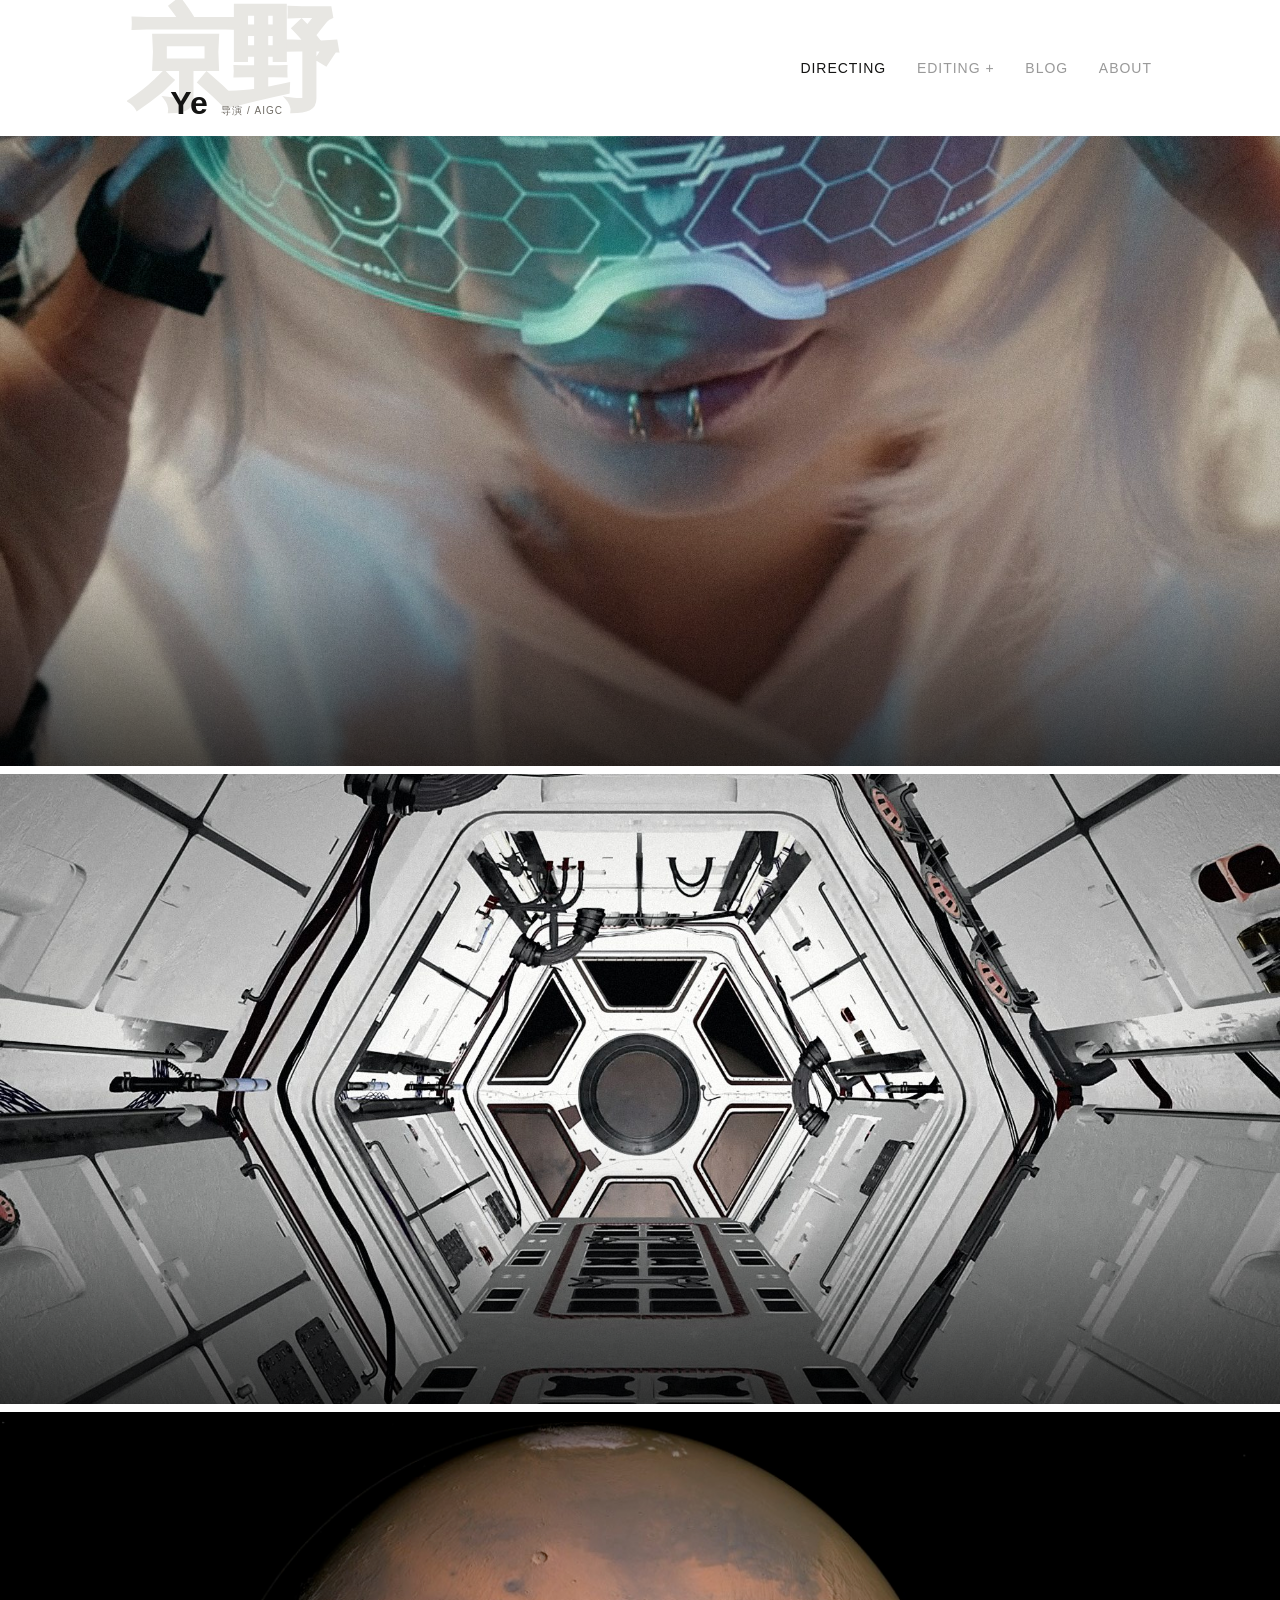
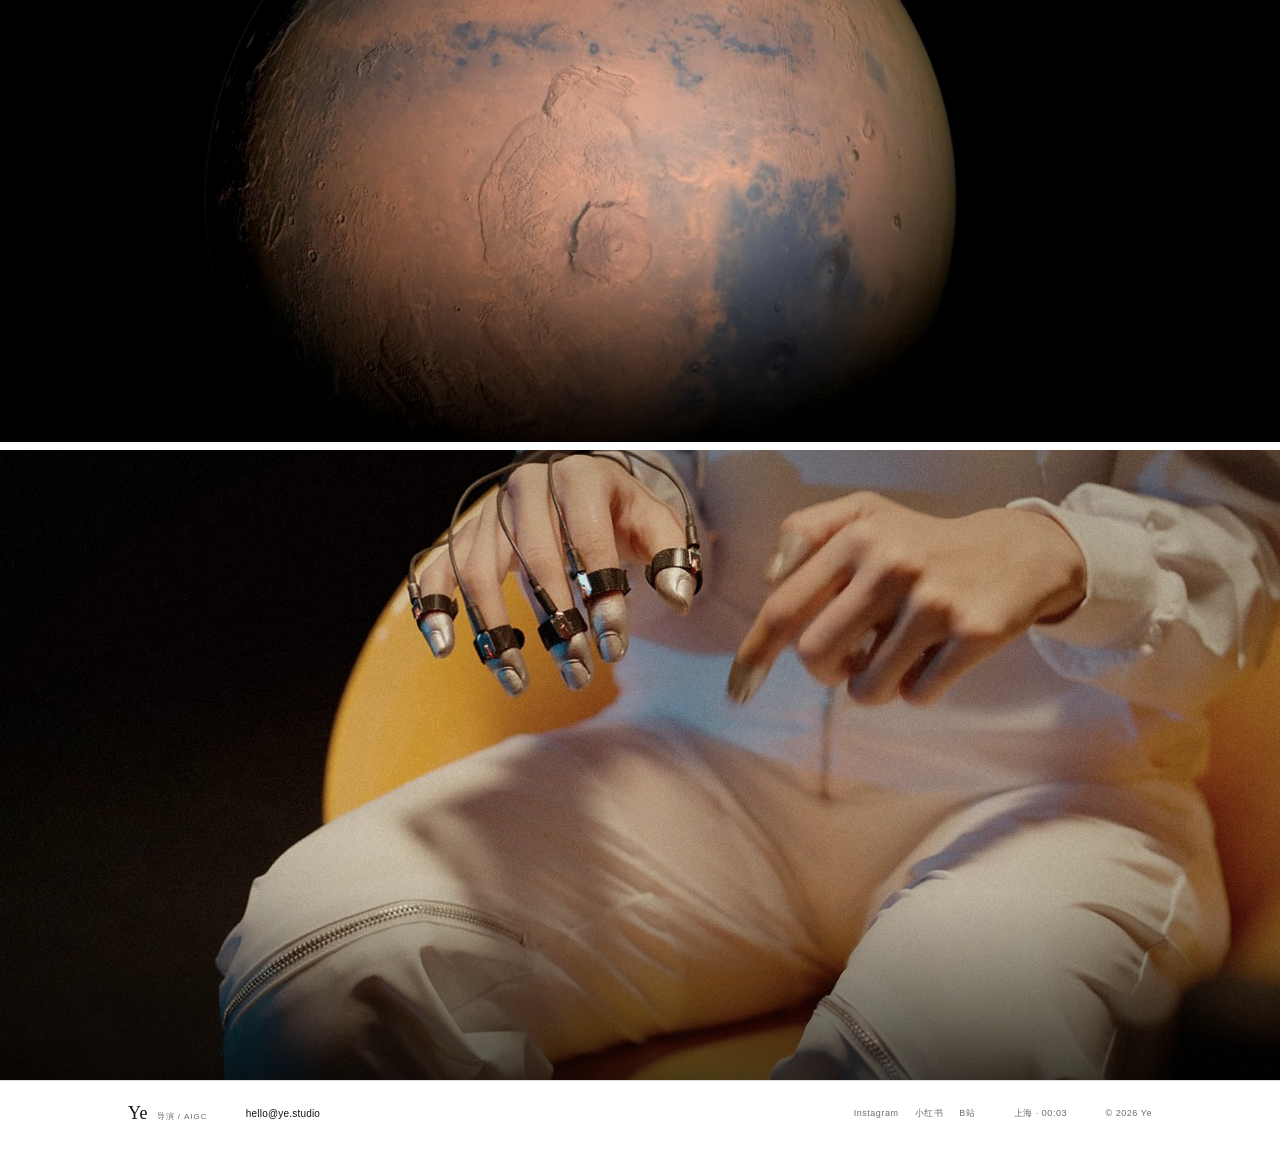
<file: index.html>
<!doctype html>
<html lang="zh-CN" class="no-js">
<head>
<meta charset="utf-8">
<meta name="viewport" content="width=device-width, initial-scale=1">
<title>Ye — 导演 / AIGC</title>
<meta name="description" content="Ye，导演与影像作者。艺术短片、影像装置与 AIGC 影像。">
<meta name="author" content="Ye">
<meta name="theme-color" content="#ffffff">
<meta property="og:site_name" content="Ye">
<meta property="og:title" content="Ye — 导演 / AIGC">
<meta property="og:description" content="Ye，导演与影像作者。艺术短片、影像装置与 AIGC 影像。">
<meta property="og:type" content="website">
<link rel="icon" href="data:image/svg+xml,%3Csvg xmlns='http://www.w3.org/2000/svg' viewBox='0 0 64 64'%3E%3Crect width='64' height='64' fill='%23ffffff'/%3E%3Ctext x='32' y='44' text-anchor='middle' font-family='Songti SC,STSong,serif' font-size='34' fill='%23141413'%3EYe%3C/text%3E%3C/svg%3E">
<link rel="stylesheet" href="assets/css/style.css">
<script>document.documentElement.classList.remove('no-js');document.documentElement.classList.add('js');setTimeout(function(){if(window.__yeSiteBooted)return;document.querySelectorAll('[data-reveal-img]').forEach(function(image){image.classList.add('is-visible');var work=image.closest('.work');if(work){work.classList.add('is-caption-visible')}})},2400);</script>
</head>
<body class="page-home">
<a class="skip" href="#main">跳到内容</a>
<header class="site-header" data-header>
  <a class="brand" href="index.html" aria-label="Ye，首页">
    <span class="brand-mark" aria-hidden="true">京野</span>
    <span class="brand-line">
      <span class="brand-name">Ye</span>
      <span class="brand-role">导演 / AIGC</span>
    </span>
  </a>
  <nav class="nav" aria-label="主导航">
    <a href="index.html" aria-current="page">DIRECTING</a><a href="editing.html">EDITING +</a><a href="blog.html">BLOG</a><a href="about.html">ABOUT</a>
  </nav>
  <button class="menu-toggle" type="button" aria-expanded="false" aria-controls="mobile-menu" aria-label="打开菜单" data-menu-toggle>
    <span></span><span></span>
  </button>
</header>
<div class="mobile-menu" id="mobile-menu" aria-hidden="true" data-menu>
  <nav class="mobile-nav" aria-label="移动导航">
    <a href="index.html" aria-current="page">DIRECTING</a><a href="editing.html">EDITING +</a><a href="blog.html">BLOG</a><a href="about.html">ABOUT</a>
  </nav>
  <div class="mobile-foot">
    <a href="mailto:hello@ye.studio">hello@ye.studio</a>
    <p>上海 · <time data-clock>--:--</time></p>
    <p class="mobile-social"><a href="https://www.instagram.com/" target="_blank" rel="noopener noreferrer">Instagram</a><a href="https://www.xiaohongshu.com/" target="_blank" rel="noopener noreferrer">小红书</a><a href="https://www.bilibili.com/" target="_blank" rel="noopener noreferrer">B站</a></p>
  </div>
</div>
<main id="main">
<h1 class="sr-only">Ye 导演作品</h1>
<section class="works" aria-label="导演作品">
<a class="work" href="work-chaoxi-zhihou.html" aria-label="潮汐之后，查看项目">
  <img src="assets/img/tide-cover.jpg" alt="潮汐之后剧照" width="2000" height="970" loading="eager" fetchpriority="high" data-reveal-img style="--position:50% 38%">
  <h2 class="work-caption">潮汐之后</h2>
</a><a class="work" href="work-baise-zoulang.html" aria-label="白色走廊，查看项目">
  <img src="assets/img/corridor-cover.jpg" alt="白色走廊剧照" width="2000" height="970" loading="lazy" fetchpriority="auto" data-reveal-img style="--position:50% 50%">
  <h2 class="work-caption">白色走廊</h2>
</a><a class="work" href="work-muxing-zhixia.html" aria-label="木星之下，查看项目">
  <img src="assets/img/jupiter-cover.jpg" alt="木星之下剧照" width="2000" height="970" loading="lazy" fetchpriority="auto" data-reveal-img style="--position:58% 50%">
  <h2 class="work-caption">木星之下</h2>
</a><a class="work" href="work-chujue-lianxi.html" aria-label="触觉练习，查看项目">
  <img src="assets/img/touch-cover.jpg" alt="触觉练习剧照" width="2000" height="970" loading="lazy" fetchpriority="auto" data-reveal-img style="--position:50% 48%">
  <h2 class="work-caption">触觉练习</h2>
</a>
</section>
</main>
<footer class="site-footer">
  <div class="footer-row">
    <a class="footer-brand" href="index.html" aria-label="Ye，回到首页">
      <span class="name">Ye</span>
      <span class="role">导演 / AIGC</span>
    </a>
    <a class="footer-email" href="mailto:hello@ye.studio">hello@ye.studio</a>
    <div class="footer-social" aria-label="社交平台">
      <a href="https://www.instagram.com/" target="_blank" rel="noopener noreferrer">Instagram</a>
      <a href="https://www.xiaohongshu.com/" target="_blank" rel="noopener noreferrer">小红书</a>
      <a href="https://www.bilibili.com/" target="_blank" rel="noopener noreferrer">B站</a>
    </div>
    <span class="footer-city">上海 · <time data-clock>--:--</time></span>
    <span class="footer-copy">© 2026 Ye</span>
  </div>
</footer>
<script src="assets/js/site.js" defer></script>
</body>
</html>
</file>
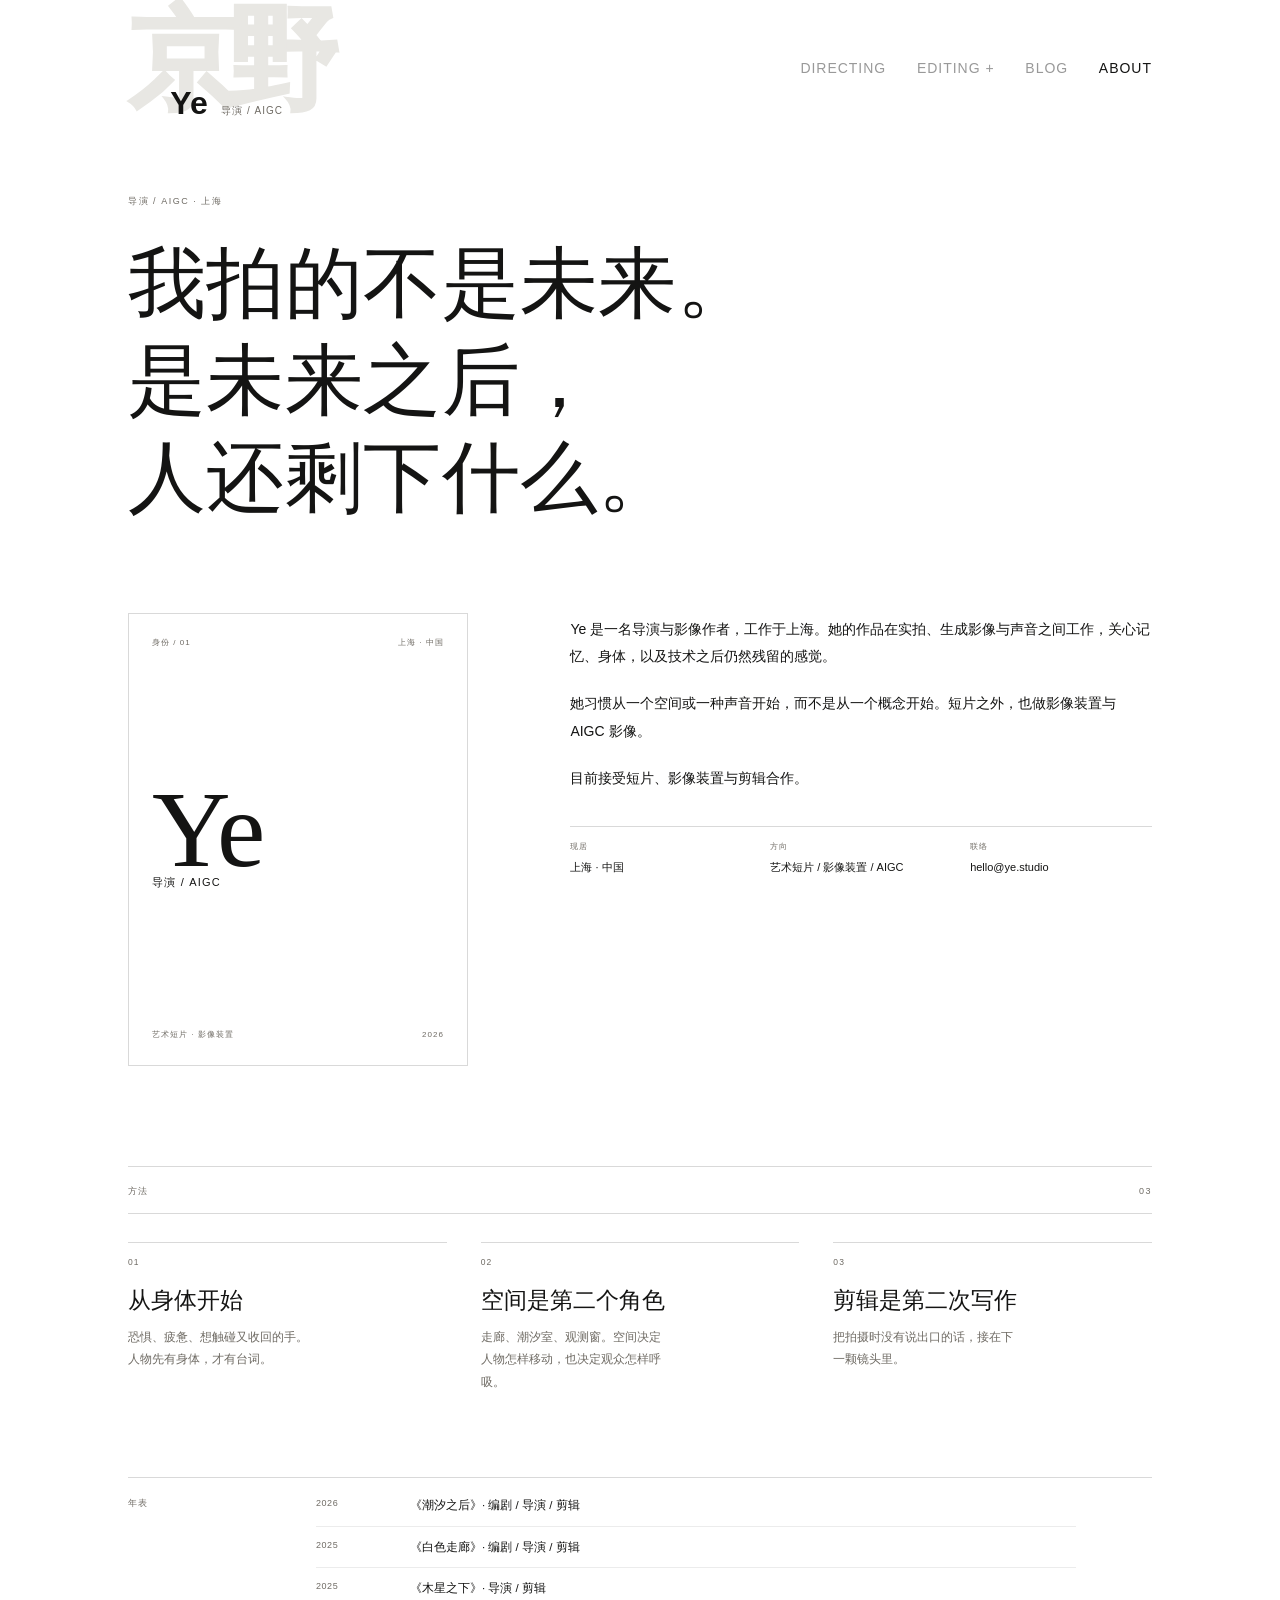
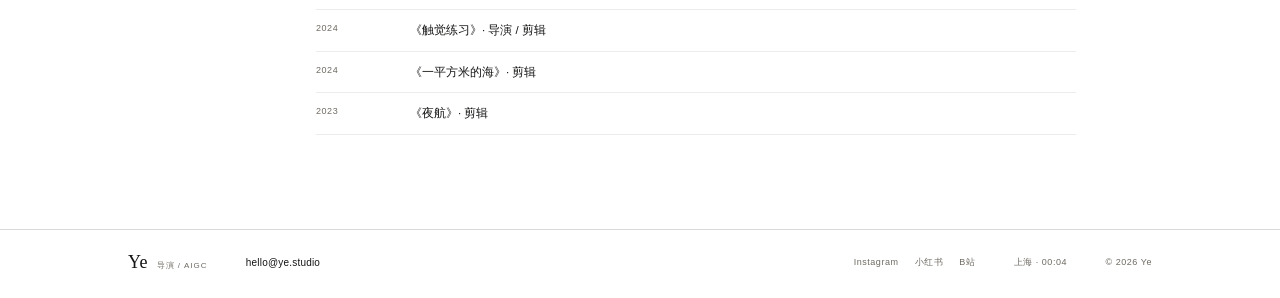
<file: about.html>
<!doctype html>
<html lang="zh-CN" class="no-js">
<head>
<meta charset="utf-8">
<meta name="viewport" content="width=device-width, initial-scale=1">
<title>关于 — Ye</title>
<meta name="description" content="Ye，导演与影像作者，工作于上海。艺术短片、影像装置与 AIGC 影像。">
<meta name="author" content="Ye">
<meta name="theme-color" content="#ffffff">
<meta property="og:site_name" content="Ye">
<meta property="og:title" content="关于 — Ye">
<meta property="og:description" content="Ye，导演与影像作者，工作于上海。艺术短片、影像装置与 AIGC 影像。">
<meta property="og:type" content="website">
<link rel="icon" href="data:image/svg+xml,%3Csvg xmlns='http://www.w3.org/2000/svg' viewBox='0 0 64 64'%3E%3Crect width='64' height='64' fill='%23ffffff'/%3E%3Ctext x='32' y='44' text-anchor='middle' font-family='Songti SC,STSong,serif' font-size='34' fill='%23141413'%3EYe%3C/text%3E%3C/svg%3E">
<link rel="stylesheet" href="assets/css/style.css">
<script>document.documentElement.classList.remove('no-js');document.documentElement.classList.add('js');setTimeout(function(){if(window.__yeSiteBooted)return;document.querySelectorAll('[data-reveal-img]').forEach(function(image){image.classList.add('is-visible');var work=image.closest('.work');if(work){work.classList.add('is-caption-visible')}})},2400);</script>
</head>
<body class="page-about">
<a class="skip" href="#main">跳到内容</a>
<header class="site-header" data-header>
  <a class="brand" href="index.html" aria-label="Ye，首页">
    <span class="brand-mark" aria-hidden="true">京野</span>
    <span class="brand-line">
      <span class="brand-name">Ye</span>
      <span class="brand-role">导演 / AIGC</span>
    </span>
  </a>
  <nav class="nav" aria-label="主导航">
    <a href="index.html">DIRECTING</a><a href="editing.html">EDITING +</a><a href="blog.html">BLOG</a><a href="about.html" aria-current="page">ABOUT</a>
  </nav>
  <button class="menu-toggle" type="button" aria-expanded="false" aria-controls="mobile-menu" aria-label="打开菜单" data-menu-toggle>
    <span></span><span></span>
  </button>
</header>
<div class="mobile-menu" id="mobile-menu" aria-hidden="true" data-menu>
  <nav class="mobile-nav" aria-label="移动导航">
    <a href="index.html">DIRECTING</a><a href="editing.html">EDITING +</a><a href="blog.html">BLOG</a><a href="about.html" aria-current="page">ABOUT</a>
  </nav>
  <div class="mobile-foot">
    <a href="mailto:hello@ye.studio">hello@ye.studio</a>
    <p>上海 · <time data-clock>--:--</time></p>
    <p class="mobile-social"><a href="https://www.instagram.com/" target="_blank" rel="noopener noreferrer">Instagram</a><a href="https://www.xiaohongshu.com/" target="_blank" rel="noopener noreferrer">小红书</a><a href="https://www.bilibili.com/" target="_blank" rel="noopener noreferrer">B站</a></p>
  </div>
</div>
<main id="main">
<div class="about-page">
  <section class="about-lead" aria-labelledby="about-title">
    <p class="about-kicker">导演 / AIGC · 上海</p>
    <h1 class="about-statement" id="about-title">我拍的不是未来。<br>是未来之后，<br>人还剩下什么。</h1>
  </section>

  <section class="about-main" aria-label="简介">
    <aside class="identity-card" aria-label="Ye 的身份卡">
      <div class="identity-top"><span>身份 / 01</span><span>上海 · 中国</span></div>
      <div>
        <p class="identity-mark">Ye</p>
        <p class="identity-role">导演 / AIGC</p>
      </div>
      <div class="identity-bottom"><span>艺术短片 · 影像装置</span><span>2026</span></div>
    </aside>

    <div class="about-copy">
      <p>Ye 是一名导演与影像作者，工作于上海。她的作品在实拍、生成影像与声音之间工作，关心记忆、身体，以及技术之后仍然残留的感觉。</p>
      <p>她习惯从一个空间或一种声音开始，而不是从一个概念开始。短片之外，也做影像装置与 AIGC 影像。</p>
      <p>目前接受短片、影像装置与剪辑合作。</p>
      <div class="about-facts">
        <div><span>现居</span><p>上海 · 中国</p></div>
        <div><span>方向</span><p>艺术短片 / 影像装置 / AIGC</p></div>
        <div><span>联络</span><p><a href="mailto:hello@ye.studio">hello@ye.studio</a></p></div>
      </div>
    </div>
  </section>

  <section class="about-method" aria-labelledby="method-title">
    <div class="section-line"><span id="method-title">方法</span><span>03</span></div>
    <div class="method-grid">
      <article class="method-item">
        <p class="method-no">01</p>
        <h2 class="method-title">从身体开始</h2>
        <p class="method-text">恐惧、疲惫、想触碰又收回的手。人物先有身体，才有台词。</p>
      </article>
      <article class="method-item">
        <p class="method-no">02</p>
        <h2 class="method-title">空间是第二个角色</h2>
        <p class="method-text">走廊、潮汐室、观测窗。空间决定人物怎样移动，也决定观众怎样呼吸。</p>
      </article>
      <article class="method-item">
        <p class="method-no">03</p>
        <h2 class="method-title">剪辑是第二次写作</h2>
        <p class="method-text">把拍摄时没有说出口的话，接在下一颗镜头里。</p>
      </article>
    </div>
  </section>

  <section class="about-timeline" aria-labelledby="timeline-title">
    <h2 class="dossier-label" id="timeline-title">年表</h2>
    <div class="timeline"><div class="timeline-row"><span class="timeline-year">2026</span><span>《潮汐之后》· 编剧 / 导演 / 剪辑</span></div><div class="timeline-row"><span class="timeline-year">2025</span><span>《白色走廊》· 编剧 / 导演 / 剪辑</span></div><div class="timeline-row"><span class="timeline-year">2025</span><span>《木星之下》· 导演 / 剪辑</span></div><div class="timeline-row"><span class="timeline-year">2024</span><span>《触觉练习》· 导演 / 剪辑</span></div><div class="timeline-row"><span class="timeline-year">2024</span><span>《一平方米的海》· 剪辑</span></div><div class="timeline-row"><span class="timeline-year">2023</span><span>《夜航》· 剪辑</span></div></div>
  </section>
</div>
</main>
<footer class="site-footer">
  <div class="footer-row">
    <a class="footer-brand" href="index.html" aria-label="Ye，回到首页">
      <span class="name">Ye</span>
      <span class="role">导演 / AIGC</span>
    </a>
    <a class="footer-email" href="mailto:hello@ye.studio">hello@ye.studio</a>
    <div class="footer-social" aria-label="社交平台">
      <a href="https://www.instagram.com/" target="_blank" rel="noopener noreferrer">Instagram</a>
      <a href="https://www.xiaohongshu.com/" target="_blank" rel="noopener noreferrer">小红书</a>
      <a href="https://www.bilibili.com/" target="_blank" rel="noopener noreferrer">B站</a>
    </div>
    <span class="footer-city">上海 · <time data-clock>--:--</time></span>
    <span class="footer-copy">© 2026 Ye</span>
  </div>
</footer>
<script src="assets/js/site.js" defer></script>
</body>
</html>
</file>
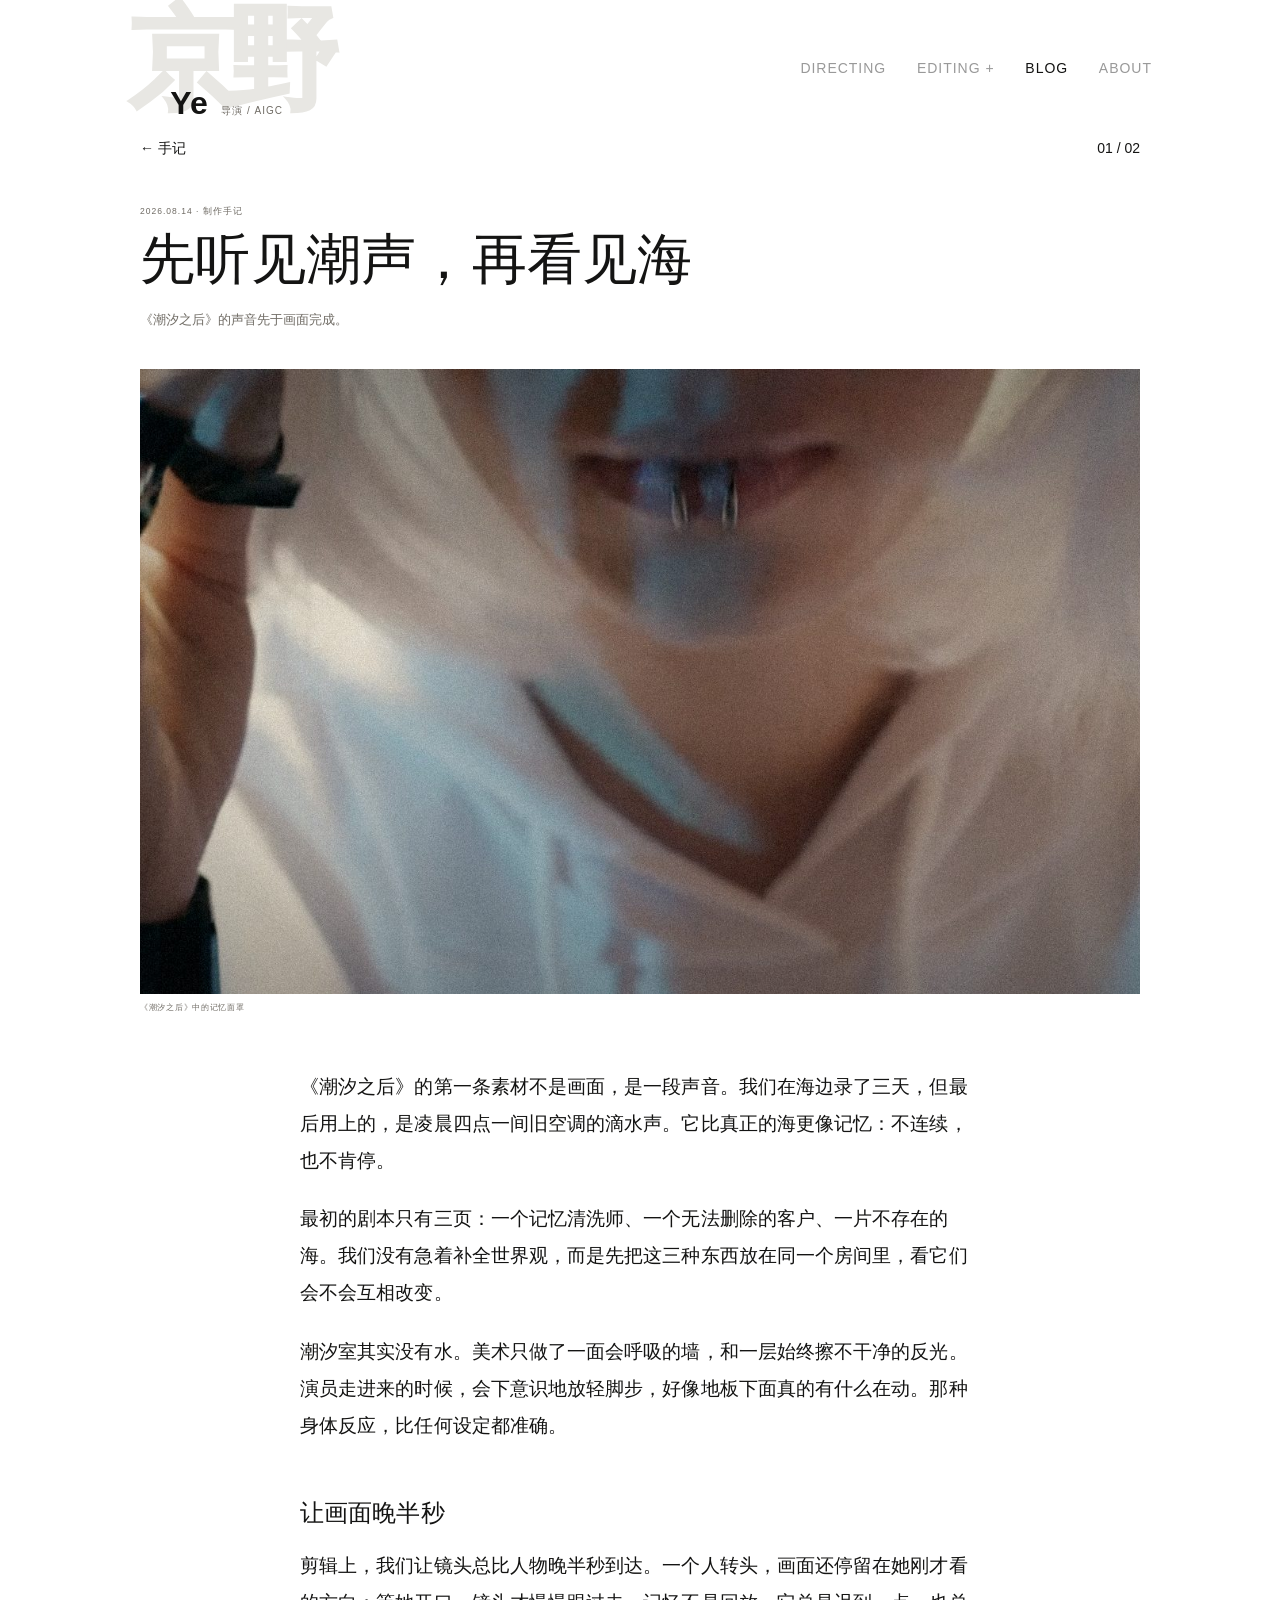
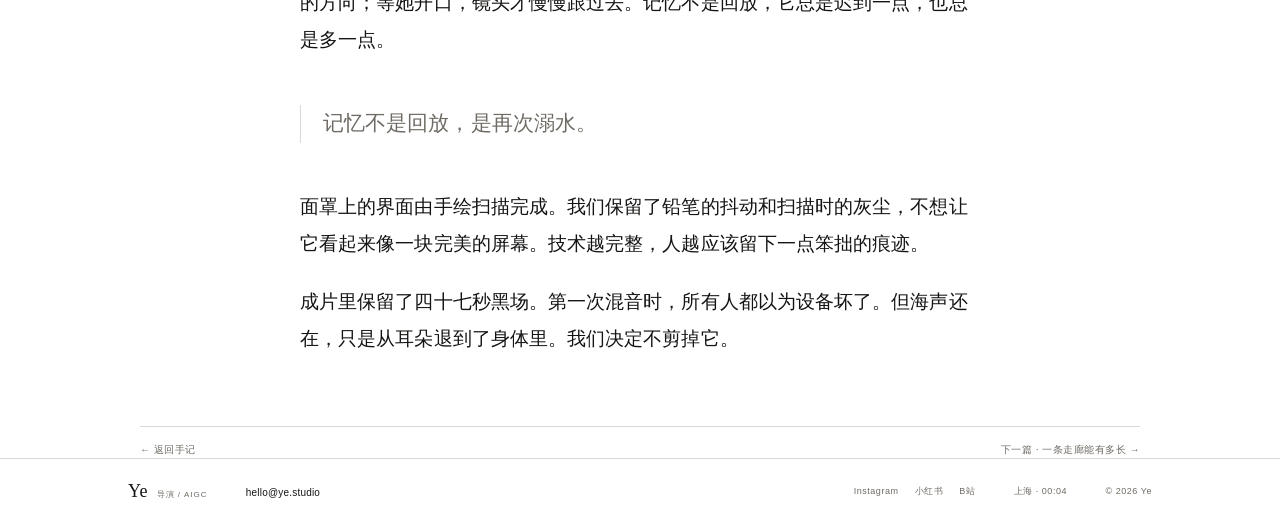
<file: blog-xian-tingjian-chaosheng.html>
<!doctype html>
<html lang="zh-CN" class="no-js">
<head>
<meta charset="utf-8">
<meta name="viewport" content="width=device-width, initial-scale=1">
<title>先听见潮声，再看见海 — Ye</title>
<meta name="description" content="在《潮汐之后》开拍之前，我们先录了一个月的海。">
<meta name="author" content="Ye">
<meta name="theme-color" content="#ffffff">
<meta property="og:site_name" content="Ye">
<meta property="og:title" content="先听见潮声，再看见海 — Ye">
<meta property="og:description" content="在《潮汐之后》开拍之前，我们先录了一个月的海。">
<meta property="og:type" content="website">
<link rel="icon" href="data:image/svg+xml,%3Csvg xmlns='http://www.w3.org/2000/svg' viewBox='0 0 64 64'%3E%3Crect width='64' height='64' fill='%23ffffff'/%3E%3Ctext x='32' y='44' text-anchor='middle' font-family='Songti SC,STSong,serif' font-size='34' fill='%23141413'%3EYe%3C/text%3E%3C/svg%3E">
<link rel="stylesheet" href="assets/css/style.css">
<script>document.documentElement.classList.remove('no-js');document.documentElement.classList.add('js');setTimeout(function(){if(window.__yeSiteBooted)return;document.querySelectorAll('[data-reveal-img]').forEach(function(image){image.classList.add('is-visible');var work=image.closest('.work');if(work){work.classList.add('is-caption-visible')}})},2400);</script>
</head>
<body class="page-article">
<a class="skip" href="#main">跳到内容</a>
<header class="site-header" data-header>
  <a class="brand" href="index.html" aria-label="Ye，首页">
    <span class="brand-mark" aria-hidden="true">京野</span>
    <span class="brand-line">
      <span class="brand-name">Ye</span>
      <span class="brand-role">导演 / AIGC</span>
    </span>
  </a>
  <nav class="nav" aria-label="主导航">
    <a href="index.html">DIRECTING</a><a href="editing.html">EDITING +</a><a href="blog.html" aria-current="page">BLOG</a><a href="about.html">ABOUT</a>
  </nav>
  <button class="menu-toggle" type="button" aria-expanded="false" aria-controls="mobile-menu" aria-label="打开菜单" data-menu-toggle>
    <span></span><span></span>
  </button>
</header>
<div class="mobile-menu" id="mobile-menu" aria-hidden="true" data-menu>
  <nav class="mobile-nav" aria-label="移动导航">
    <a href="index.html">DIRECTING</a><a href="editing.html">EDITING +</a><a href="blog.html" aria-current="page">BLOG</a><a href="about.html">ABOUT</a>
  </nav>
  <div class="mobile-foot">
    <a href="mailto:hello@ye.studio">hello@ye.studio</a>
    <p>上海 · <time data-clock>--:--</time></p>
    <p class="mobile-social"><a href="https://www.instagram.com/" target="_blank" rel="noopener noreferrer">Instagram</a><a href="https://www.xiaohongshu.com/" target="_blank" rel="noopener noreferrer">小红书</a><a href="https://www.bilibili.com/" target="_blank" rel="noopener noreferrer">B站</a></p>
  </div>
</div>
<main id="main">
<article class="article">
  <div class="article-top">
    <a class="back" href="blog.html">← 手记</a>
    <span class="film-count">01 / 02</span>
  </div>
  <p class="article-meta">2026.08.14 · 制作手记</p>
  <h1 class="article-title">先听见潮声，再看见海</h1>
  <p class="article-dek">《潮汐之后》的声音先于画面完成。</p>
  <figure class="article-cover">
    <img src="assets/img/journal-tide.jpg" alt="《潮汐之后》中的记忆面罩">
    <figcaption class="article-caption">《潮汐之后》中的记忆面罩</figcaption>
  </figure>
  <div class="article-body">
    <p>《潮汐之后》的第一条素材不是画面，是一段声音。我们在海边录了三天，但最后用上的，是凌晨四点一间旧空调的滴水声。它比真正的海更像记忆：不连续，也不肯停。</p>
<p>最初的剧本只有三页：一个记忆清洗师、一个无法删除的客户、一片不存在的海。我们没有急着补全世界观，而是先把这三种东西放在同一个房间里，看它们会不会互相改变。</p>
<p>潮汐室其实没有水。美术只做了一面会呼吸的墙，和一层始终擦不干净的反光。演员走进来的时候，会下意识地放轻脚步，好像地板下面真的有什么在动。那种身体反应，比任何设定都准确。</p>
<h2>让画面晚半秒</h2>
<p>剪辑上，我们让镜头总比人物晚半秒到达。一个人转头，画面还停留在她刚才看的方向；等她开口，镜头才慢慢跟过去。记忆不是回放，它总是迟到一点，也总是多一点。</p>
<blockquote>记忆不是回放，是再次溺水。</blockquote>
<p>面罩上的界面由手绘扫描完成。我们保留了铅笔的抖动和扫描时的灰尘，不想让它看起来像一块完美的屏幕。技术越完整，人越应该留下一点笨拙的痕迹。</p>
<p>成片里保留了四十七秒黑场。第一次混音时，所有人都以为设备坏了。但海声还在，只是从耳朵退到了身体里。我们决定不剪掉它。</p>
  </div>
  <div class="article-end">
    <a href="blog.html">← 返回手记</a><a href="blog-zoulang-weishenme-bifeichuan-chang.html">下一篇 · 一条走廊能有多长 →</a>
  </div>
</article>
</main>
<footer class="site-footer">
  <div class="footer-row">
    <a class="footer-brand" href="index.html" aria-label="Ye，回到首页">
      <span class="name">Ye</span>
      <span class="role">导演 / AIGC</span>
    </a>
    <a class="footer-email" href="mailto:hello@ye.studio">hello@ye.studio</a>
    <div class="footer-social" aria-label="社交平台">
      <a href="https://www.instagram.com/" target="_blank" rel="noopener noreferrer">Instagram</a>
      <a href="https://www.xiaohongshu.com/" target="_blank" rel="noopener noreferrer">小红书</a>
      <a href="https://www.bilibili.com/" target="_blank" rel="noopener noreferrer">B站</a>
    </div>
    <span class="footer-city">上海 · <time data-clock>--:--</time></span>
    <span class="footer-copy">© 2026 Ye</span>
  </div>
</footer>
<script src="assets/js/site.js" defer></script>
</body>
</html>
</file>
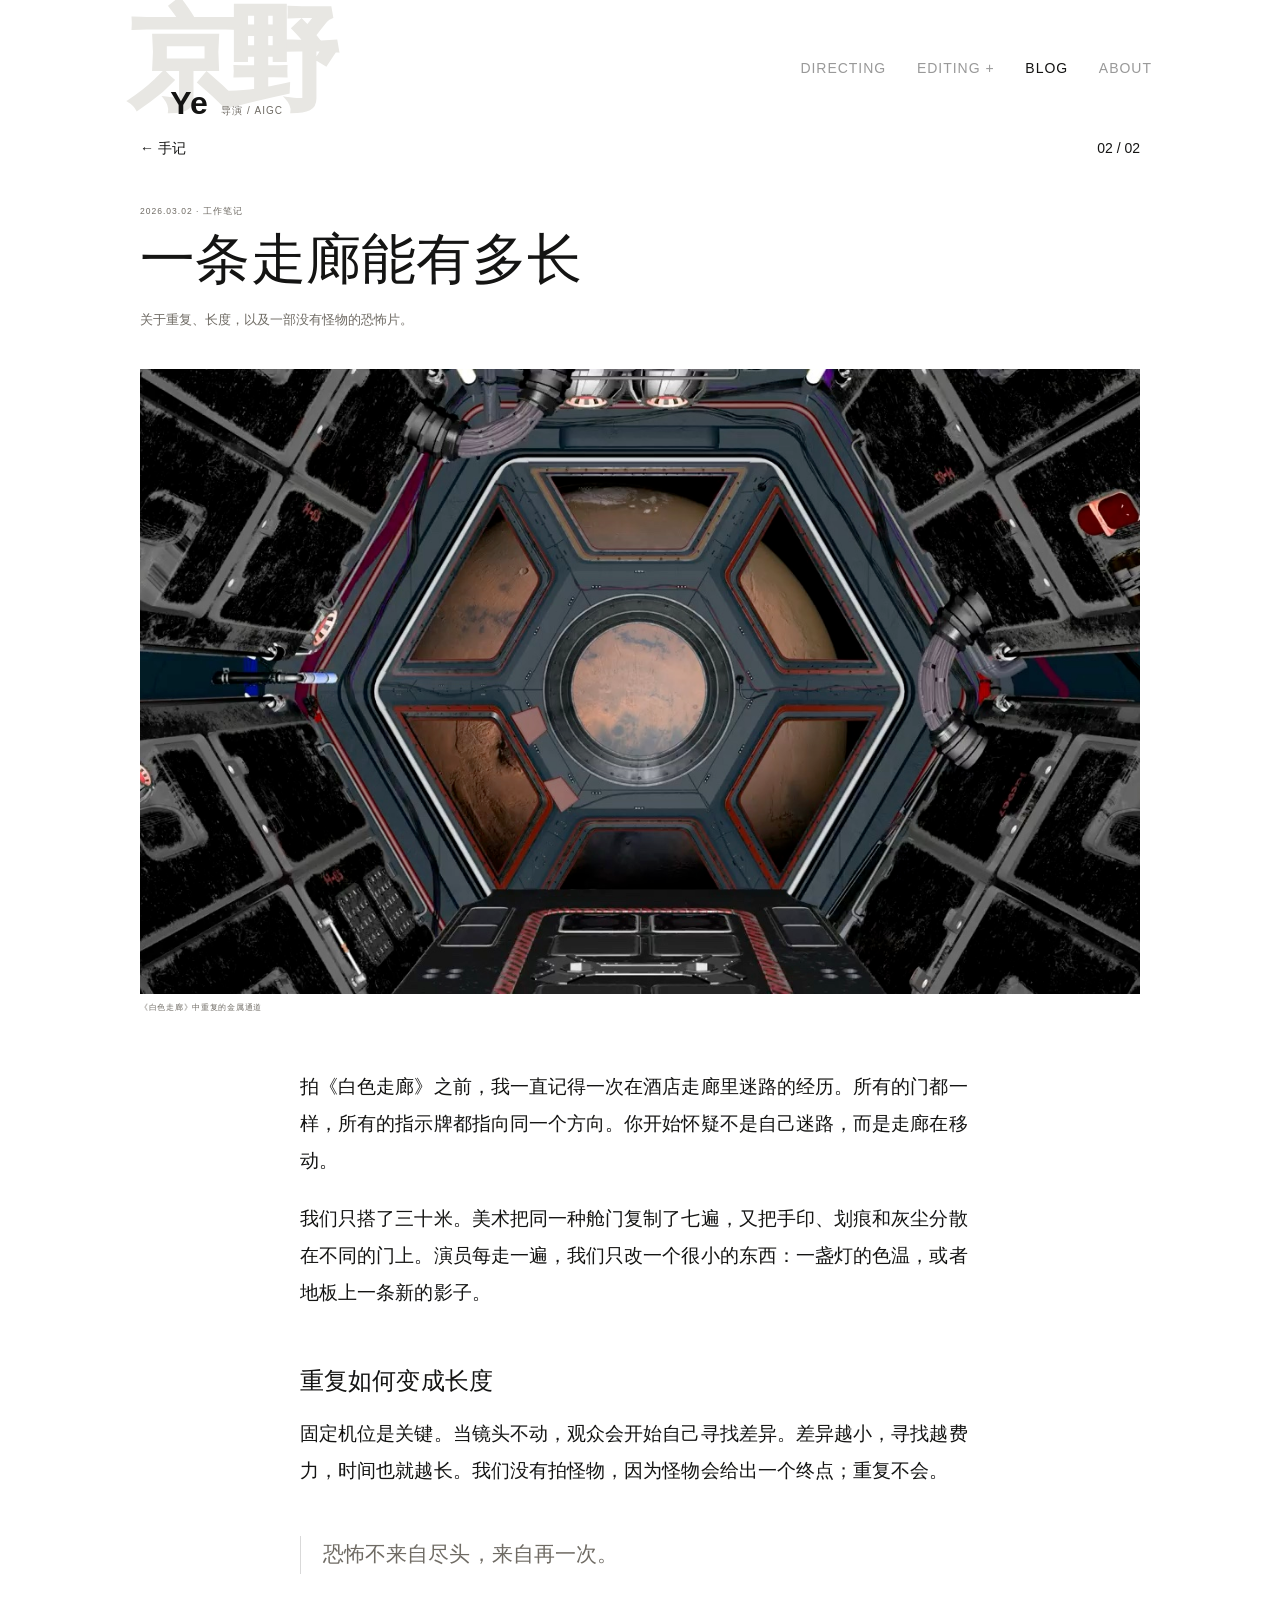
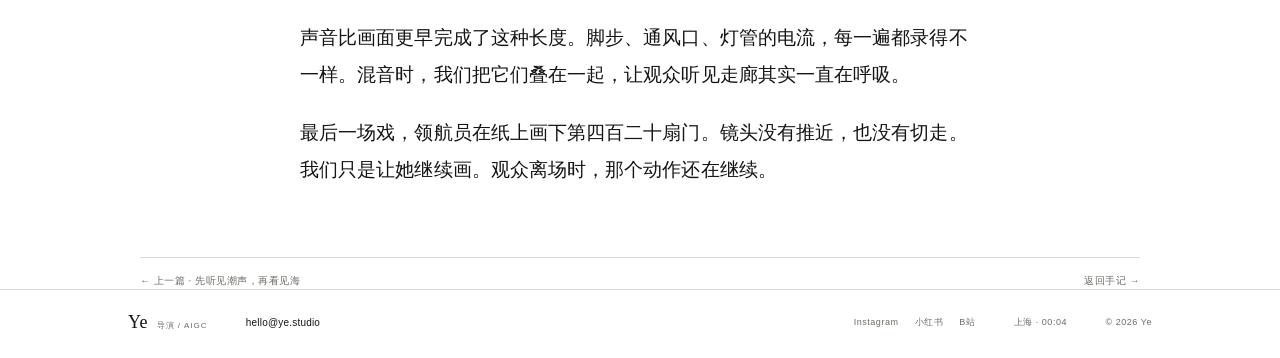
<file: blog-zoulang-weishenme-bifeichuan-chang.html>
<!doctype html>
<html lang="zh-CN" class="no-js">
<head>
<meta charset="utf-8">
<meta name="viewport" content="width=device-width, initial-scale=1">
<title>一条走廊能有多长 — Ye</title>
<meta name="description" content="我们把三十米的布景，走成了四百二十步。">
<meta name="author" content="Ye">
<meta name="theme-color" content="#ffffff">
<meta property="og:site_name" content="Ye">
<meta property="og:title" content="一条走廊能有多长 — Ye">
<meta property="og:description" content="我们把三十米的布景，走成了四百二十步。">
<meta property="og:type" content="website">
<link rel="icon" href="data:image/svg+xml,%3Csvg xmlns='http://www.w3.org/2000/svg' viewBox='0 0 64 64'%3E%3Crect width='64' height='64' fill='%23ffffff'/%3E%3Ctext x='32' y='44' text-anchor='middle' font-family='Songti SC,STSong,serif' font-size='34' fill='%23141413'%3EYe%3C/text%3E%3C/svg%3E">
<link rel="stylesheet" href="assets/css/style.css">
<script>document.documentElement.classList.remove('no-js');document.documentElement.classList.add('js');setTimeout(function(){if(window.__yeSiteBooted)return;document.querySelectorAll('[data-reveal-img]').forEach(function(image){image.classList.add('is-visible');var work=image.closest('.work');if(work){work.classList.add('is-caption-visible')}})},2400);</script>
</head>
<body class="page-article">
<a class="skip" href="#main">跳到内容</a>
<header class="site-header" data-header>
  <a class="brand" href="index.html" aria-label="Ye，首页">
    <span class="brand-mark" aria-hidden="true">京野</span>
    <span class="brand-line">
      <span class="brand-name">Ye</span>
      <span class="brand-role">导演 / AIGC</span>
    </span>
  </a>
  <nav class="nav" aria-label="主导航">
    <a href="index.html">DIRECTING</a><a href="editing.html">EDITING +</a><a href="blog.html" aria-current="page">BLOG</a><a href="about.html">ABOUT</a>
  </nav>
  <button class="menu-toggle" type="button" aria-expanded="false" aria-controls="mobile-menu" aria-label="打开菜单" data-menu-toggle>
    <span></span><span></span>
  </button>
</header>
<div class="mobile-menu" id="mobile-menu" aria-hidden="true" data-menu>
  <nav class="mobile-nav" aria-label="移动导航">
    <a href="index.html">DIRECTING</a><a href="editing.html">EDITING +</a><a href="blog.html" aria-current="page">BLOG</a><a href="about.html">ABOUT</a>
  </nav>
  <div class="mobile-foot">
    <a href="mailto:hello@ye.studio">hello@ye.studio</a>
    <p>上海 · <time data-clock>--:--</time></p>
    <p class="mobile-social"><a href="https://www.instagram.com/" target="_blank" rel="noopener noreferrer">Instagram</a><a href="https://www.xiaohongshu.com/" target="_blank" rel="noopener noreferrer">小红书</a><a href="https://www.bilibili.com/" target="_blank" rel="noopener noreferrer">B站</a></p>
  </div>
</div>
<main id="main">
<article class="article">
  <div class="article-top">
    <a class="back" href="blog.html">← 手记</a>
    <span class="film-count">02 / 02</span>
  </div>
  <p class="article-meta">2026.03.02 · 工作笔记</p>
  <h1 class="article-title">一条走廊能有多长</h1>
  <p class="article-dek">关于重复、长度，以及一部没有怪物的恐怖片。</p>
  <figure class="article-cover">
    <img src="assets/img/journal-corridor.jpg" alt="《白色走廊》中重复的金属通道">
    <figcaption class="article-caption">《白色走廊》中重复的金属通道</figcaption>
  </figure>
  <div class="article-body">
    <p>拍《白色走廊》之前，我一直记得一次在酒店走廊里迷路的经历。所有的门都一样，所有的指示牌都指向同一个方向。你开始怀疑不是自己迷路，而是走廊在移动。</p>
<p>我们只搭了三十米。美术把同一种舱门复制了七遍，又把手印、划痕和灰尘分散在不同的门上。演员每走一遍，我们只改一个很小的东西：一盏灯的色温，或者地板上一条新的影子。</p>
<h2>重复如何变成长度</h2>
<p>固定机位是关键。当镜头不动，观众会开始自己寻找差异。差异越小，寻找越费力，时间也就越长。我们没有拍怪物，因为怪物会给出一个终点；重复不会。</p>
<blockquote>恐怖不来自尽头，来自再一次。</blockquote>
<p>声音比画面更早完成了这种长度。脚步、通风口、灯管的电流，每一遍都录得不一样。混音时，我们把它们叠在一起，让观众听见走廊其实一直在呼吸。</p>
<p>最后一场戏，领航员在纸上画下第四百二十扇门。镜头没有推近，也没有切走。我们只是让她继续画。观众离场时，那个动作还在继续。</p>
  </div>
  <div class="article-end">
    <a href="blog-xian-tingjian-chaosheng.html">← 上一篇 · 先听见潮声，再看见海</a><a href="blog.html">返回手记 →</a>
  </div>
</article>
</main>
<footer class="site-footer">
  <div class="footer-row">
    <a class="footer-brand" href="index.html" aria-label="Ye，回到首页">
      <span class="name">Ye</span>
      <span class="role">导演 / AIGC</span>
    </a>
    <a class="footer-email" href="mailto:hello@ye.studio">hello@ye.studio</a>
    <div class="footer-social" aria-label="社交平台">
      <a href="https://www.instagram.com/" target="_blank" rel="noopener noreferrer">Instagram</a>
      <a href="https://www.xiaohongshu.com/" target="_blank" rel="noopener noreferrer">小红书</a>
      <a href="https://www.bilibili.com/" target="_blank" rel="noopener noreferrer">B站</a>
    </div>
    <span class="footer-city">上海 · <time data-clock>--:--</time></span>
    <span class="footer-copy">© 2026 Ye</span>
  </div>
</footer>
<script src="assets/js/site.js" defer></script>
</body>
</html>
</file>
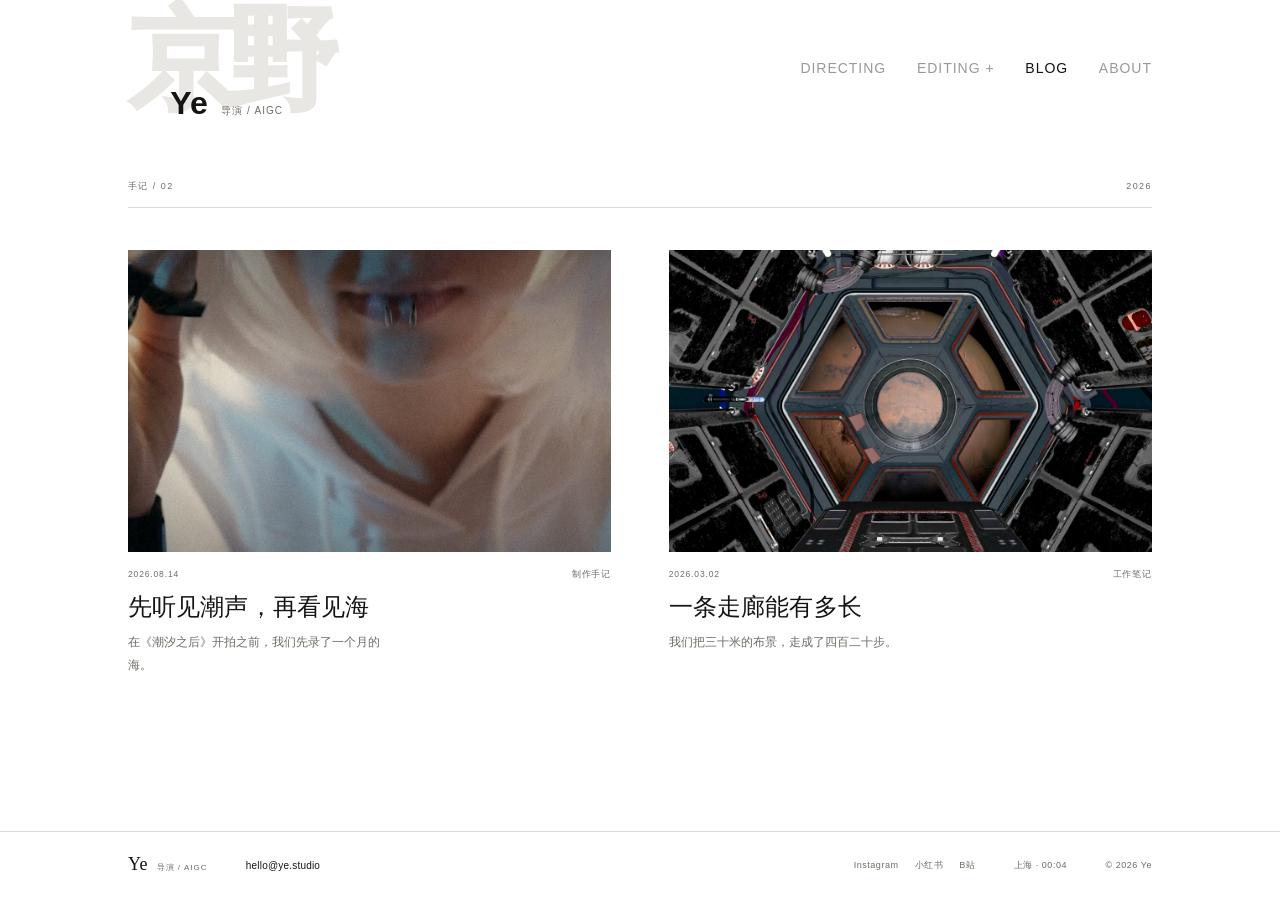
<file: blog.html>
<!doctype html>
<html lang="zh-CN" class="no-js">
<head>
<meta charset="utf-8">
<meta name="viewport" content="width=device-width, initial-scale=1">
<title>手记 — Ye</title>
<meta name="description" content="Ye 的两篇工作手记与制作笔记。">
<meta name="author" content="Ye">
<meta name="theme-color" content="#ffffff">
<meta property="og:site_name" content="Ye">
<meta property="og:title" content="手记 — Ye">
<meta property="og:description" content="Ye 的两篇工作手记与制作笔记。">
<meta property="og:type" content="website">
<link rel="icon" href="data:image/svg+xml,%3Csvg xmlns='http://www.w3.org/2000/svg' viewBox='0 0 64 64'%3E%3Crect width='64' height='64' fill='%23ffffff'/%3E%3Ctext x='32' y='44' text-anchor='middle' font-family='Songti SC,STSong,serif' font-size='34' fill='%23141413'%3EYe%3C/text%3E%3C/svg%3E">
<link rel="stylesheet" href="assets/css/style.css">
<script>document.documentElement.classList.remove('no-js');document.documentElement.classList.add('js');setTimeout(function(){if(window.__yeSiteBooted)return;document.querySelectorAll('[data-reveal-img]').forEach(function(image){image.classList.add('is-visible');var work=image.closest('.work');if(work){work.classList.add('is-caption-visible')}})},2400);</script>
</head>
<body class="page-journal">
<a class="skip" href="#main">跳到内容</a>
<header class="site-header" data-header>
  <a class="brand" href="index.html" aria-label="Ye，首页">
    <span class="brand-mark" aria-hidden="true">京野</span>
    <span class="brand-line">
      <span class="brand-name">Ye</span>
      <span class="brand-role">导演 / AIGC</span>
    </span>
  </a>
  <nav class="nav" aria-label="主导航">
    <a href="index.html">DIRECTING</a><a href="editing.html">EDITING +</a><a href="blog.html" aria-current="page">BLOG</a><a href="about.html">ABOUT</a>
  </nav>
  <button class="menu-toggle" type="button" aria-expanded="false" aria-controls="mobile-menu" aria-label="打开菜单" data-menu-toggle>
    <span></span><span></span>
  </button>
</header>
<div class="mobile-menu" id="mobile-menu" aria-hidden="true" data-menu>
  <nav class="mobile-nav" aria-label="移动导航">
    <a href="index.html">DIRECTING</a><a href="editing.html">EDITING +</a><a href="blog.html" aria-current="page">BLOG</a><a href="about.html">ABOUT</a>
  </nav>
  <div class="mobile-foot">
    <a href="mailto:hello@ye.studio">hello@ye.studio</a>
    <p>上海 · <time data-clock>--:--</time></p>
    <p class="mobile-social"><a href="https://www.instagram.com/" target="_blank" rel="noopener noreferrer">Instagram</a><a href="https://www.xiaohongshu.com/" target="_blank" rel="noopener noreferrer">小红书</a><a href="https://www.bilibili.com/" target="_blank" rel="noopener noreferrer">B站</a></p>
  </div>
</div>
<main id="main">
<section class="journal-page" aria-labelledby="journal-title">
  <h1 class="sr-only" id="journal-title">手记</h1>
  <div class="section-line"><span>手记 / 02</span><span>2026</span></div>
  <div class="journal-grid">
    <a class="journal-entry" href="blog-xian-tingjian-chaosheng.html">
  <figure class="journal-cover">
    <img src="assets/img/journal-tide.jpg" alt="《潮汐之后》中的记忆面罩" loading="lazy" data-reveal-img>
  </figure>
  <div class="journal-meta"><span>2026.08.14</span><span>制作手记</span></div>
  <h2 class="journal-title">先听见潮声，再看见海</h2>
  <p class="journal-excerpt">在《潮汐之后》开拍之前，我们先录了一个月的海。</p>
</a><a class="journal-entry" href="blog-zoulang-weishenme-bifeichuan-chang.html">
  <figure class="journal-cover">
    <img src="assets/img/journal-corridor.jpg" alt="《白色走廊》中重复的金属通道" loading="lazy" data-reveal-img>
  </figure>
  <div class="journal-meta"><span>2026.03.02</span><span>工作笔记</span></div>
  <h2 class="journal-title">一条走廊能有多长</h2>
  <p class="journal-excerpt">我们把三十米的布景，走成了四百二十步。</p>
</a>
  </div>
</section>
</main>
<footer class="site-footer">
  <div class="footer-row">
    <a class="footer-brand" href="index.html" aria-label="Ye，回到首页">
      <span class="name">Ye</span>
      <span class="role">导演 / AIGC</span>
    </a>
    <a class="footer-email" href="mailto:hello@ye.studio">hello@ye.studio</a>
    <div class="footer-social" aria-label="社交平台">
      <a href="https://www.instagram.com/" target="_blank" rel="noopener noreferrer">Instagram</a>
      <a href="https://www.xiaohongshu.com/" target="_blank" rel="noopener noreferrer">小红书</a>
      <a href="https://www.bilibili.com/" target="_blank" rel="noopener noreferrer">B站</a>
    </div>
    <span class="footer-city">上海 · <time data-clock>--:--</time></span>
    <span class="footer-copy">© 2026 Ye</span>
  </div>
</footer>
<script src="assets/js/site.js" defer></script>
</body>
</html>
</file>
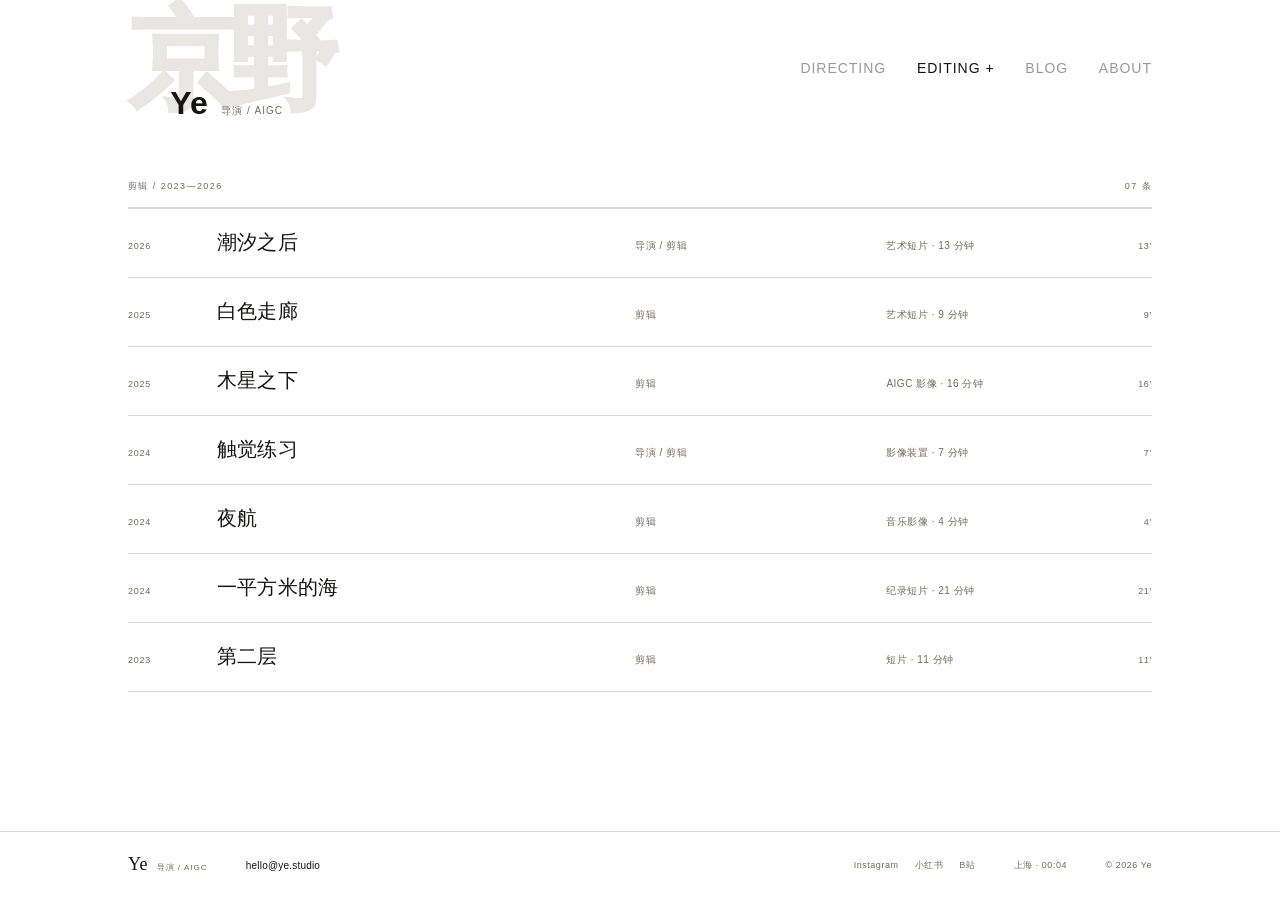
<file: editing.html>
<!doctype html>
<html lang="zh-CN" class="no-js">
<head>
<meta charset="utf-8">
<meta name="viewport" content="width=device-width, initial-scale=1">
<title>剪辑 — Ye</title>
<meta name="description" content="Ye 的剪辑作品年表。">
<meta name="author" content="Ye">
<meta name="theme-color" content="#ffffff">
<meta property="og:site_name" content="Ye">
<meta property="og:title" content="剪辑 — Ye">
<meta property="og:description" content="Ye 的剪辑作品年表。">
<meta property="og:type" content="website">
<link rel="icon" href="data:image/svg+xml,%3Csvg xmlns='http://www.w3.org/2000/svg' viewBox='0 0 64 64'%3E%3Crect width='64' height='64' fill='%23ffffff'/%3E%3Ctext x='32' y='44' text-anchor='middle' font-family='Songti SC,STSong,serif' font-size='34' fill='%23141413'%3EYe%3C/text%3E%3C/svg%3E">
<link rel="stylesheet" href="assets/css/style.css">
<script>document.documentElement.classList.remove('no-js');document.documentElement.classList.add('js');setTimeout(function(){if(window.__yeSiteBooted)return;document.querySelectorAll('[data-reveal-img]').forEach(function(image){image.classList.add('is-visible');var work=image.closest('.work');if(work){work.classList.add('is-caption-visible')}})},2400);</script>
</head>
<body class="page-editing">
<a class="skip" href="#main">跳到内容</a>
<header class="site-header" data-header>
  <a class="brand" href="index.html" aria-label="Ye，首页">
    <span class="brand-mark" aria-hidden="true">京野</span>
    <span class="brand-line">
      <span class="brand-name">Ye</span>
      <span class="brand-role">导演 / AIGC</span>
    </span>
  </a>
  <nav class="nav" aria-label="主导航">
    <a href="index.html">DIRECTING</a><a href="editing.html" aria-current="page">EDITING +</a><a href="blog.html">BLOG</a><a href="about.html">ABOUT</a>
  </nav>
  <button class="menu-toggle" type="button" aria-expanded="false" aria-controls="mobile-menu" aria-label="打开菜单" data-menu-toggle>
    <span></span><span></span>
  </button>
</header>
<div class="mobile-menu" id="mobile-menu" aria-hidden="true" data-menu>
  <nav class="mobile-nav" aria-label="移动导航">
    <a href="index.html">DIRECTING</a><a href="editing.html" aria-current="page">EDITING +</a><a href="blog.html">BLOG</a><a href="about.html">ABOUT</a>
  </nav>
  <div class="mobile-foot">
    <a href="mailto:hello@ye.studio">hello@ye.studio</a>
    <p>上海 · <time data-clock>--:--</time></p>
    <p class="mobile-social"><a href="https://www.instagram.com/" target="_blank" rel="noopener noreferrer">Instagram</a><a href="https://www.xiaohongshu.com/" target="_blank" rel="noopener noreferrer">小红书</a><a href="https://www.bilibili.com/" target="_blank" rel="noopener noreferrer">B站</a></p>
  </div>
</div>
<main id="main">
<section class="editing-page" aria-labelledby="editing-title">
  <h1 class="sr-only" id="editing-title">剪辑作品年表</h1>
  <div class="section-line"><span>剪辑 / 2023—2026</span><span>07 条</span></div>
  <div class="edit-index">
    <a class="edit-row" href="work-chaoxi-zhihou.html">
  <span class="edit-year">2026</span>
  <span class="edit-title">潮汐之后</span>
  <span class="edit-role">导演 / 剪辑</span>
  <span class="edit-kind">艺术短片 · 13 分钟</span>
  <span class="edit-duration">13′</span>
</a><a class="edit-row" href="work-baise-zoulang.html">
  <span class="edit-year">2025</span>
  <span class="edit-title">白色走廊</span>
  <span class="edit-role">剪辑</span>
  <span class="edit-kind">艺术短片 · 9 分钟</span>
  <span class="edit-duration">9′</span>
</a><a class="edit-row" href="work-muxing-zhixia.html">
  <span class="edit-year">2025</span>
  <span class="edit-title">木星之下</span>
  <span class="edit-role">剪辑</span>
  <span class="edit-kind">AIGC 影像 · 16 分钟</span>
  <span class="edit-duration">16′</span>
</a><a class="edit-row" href="work-chujue-lianxi.html">
  <span class="edit-year">2024</span>
  <span class="edit-title">触觉练习</span>
  <span class="edit-role">导演 / 剪辑</span>
  <span class="edit-kind">影像装置 · 7 分钟</span>
  <span class="edit-duration">7′</span>
</a><div class="edit-row">
  <span class="edit-year">2024</span>
  <span class="edit-title">夜航</span>
  <span class="edit-role">剪辑</span>
  <span class="edit-kind">音乐影像 · 4 分钟</span>
  <span class="edit-duration">4′</span>
</div><div class="edit-row">
  <span class="edit-year">2024</span>
  <span class="edit-title">一平方米的海</span>
  <span class="edit-role">剪辑</span>
  <span class="edit-kind">纪录短片 · 21 分钟</span>
  <span class="edit-duration">21′</span>
</div><div class="edit-row">
  <span class="edit-year">2023</span>
  <span class="edit-title">第二层</span>
  <span class="edit-role">剪辑</span>
  <span class="edit-kind">短片 · 11 分钟</span>
  <span class="edit-duration">11′</span>
</div>
  </div>
</section>
</main>
<footer class="site-footer">
  <div class="footer-row">
    <a class="footer-brand" href="index.html" aria-label="Ye，回到首页">
      <span class="name">Ye</span>
      <span class="role">导演 / AIGC</span>
    </a>
    <a class="footer-email" href="mailto:hello@ye.studio">hello@ye.studio</a>
    <div class="footer-social" aria-label="社交平台">
      <a href="https://www.instagram.com/" target="_blank" rel="noopener noreferrer">Instagram</a>
      <a href="https://www.xiaohongshu.com/" target="_blank" rel="noopener noreferrer">小红书</a>
      <a href="https://www.bilibili.com/" target="_blank" rel="noopener noreferrer">B站</a>
    </div>
    <span class="footer-city">上海 · <time data-clock>--:--</time></span>
    <span class="footer-copy">© 2026 Ye</span>
  </div>
</footer>
<script src="assets/js/site.js" defer></script>
</body>
</html>
</file>
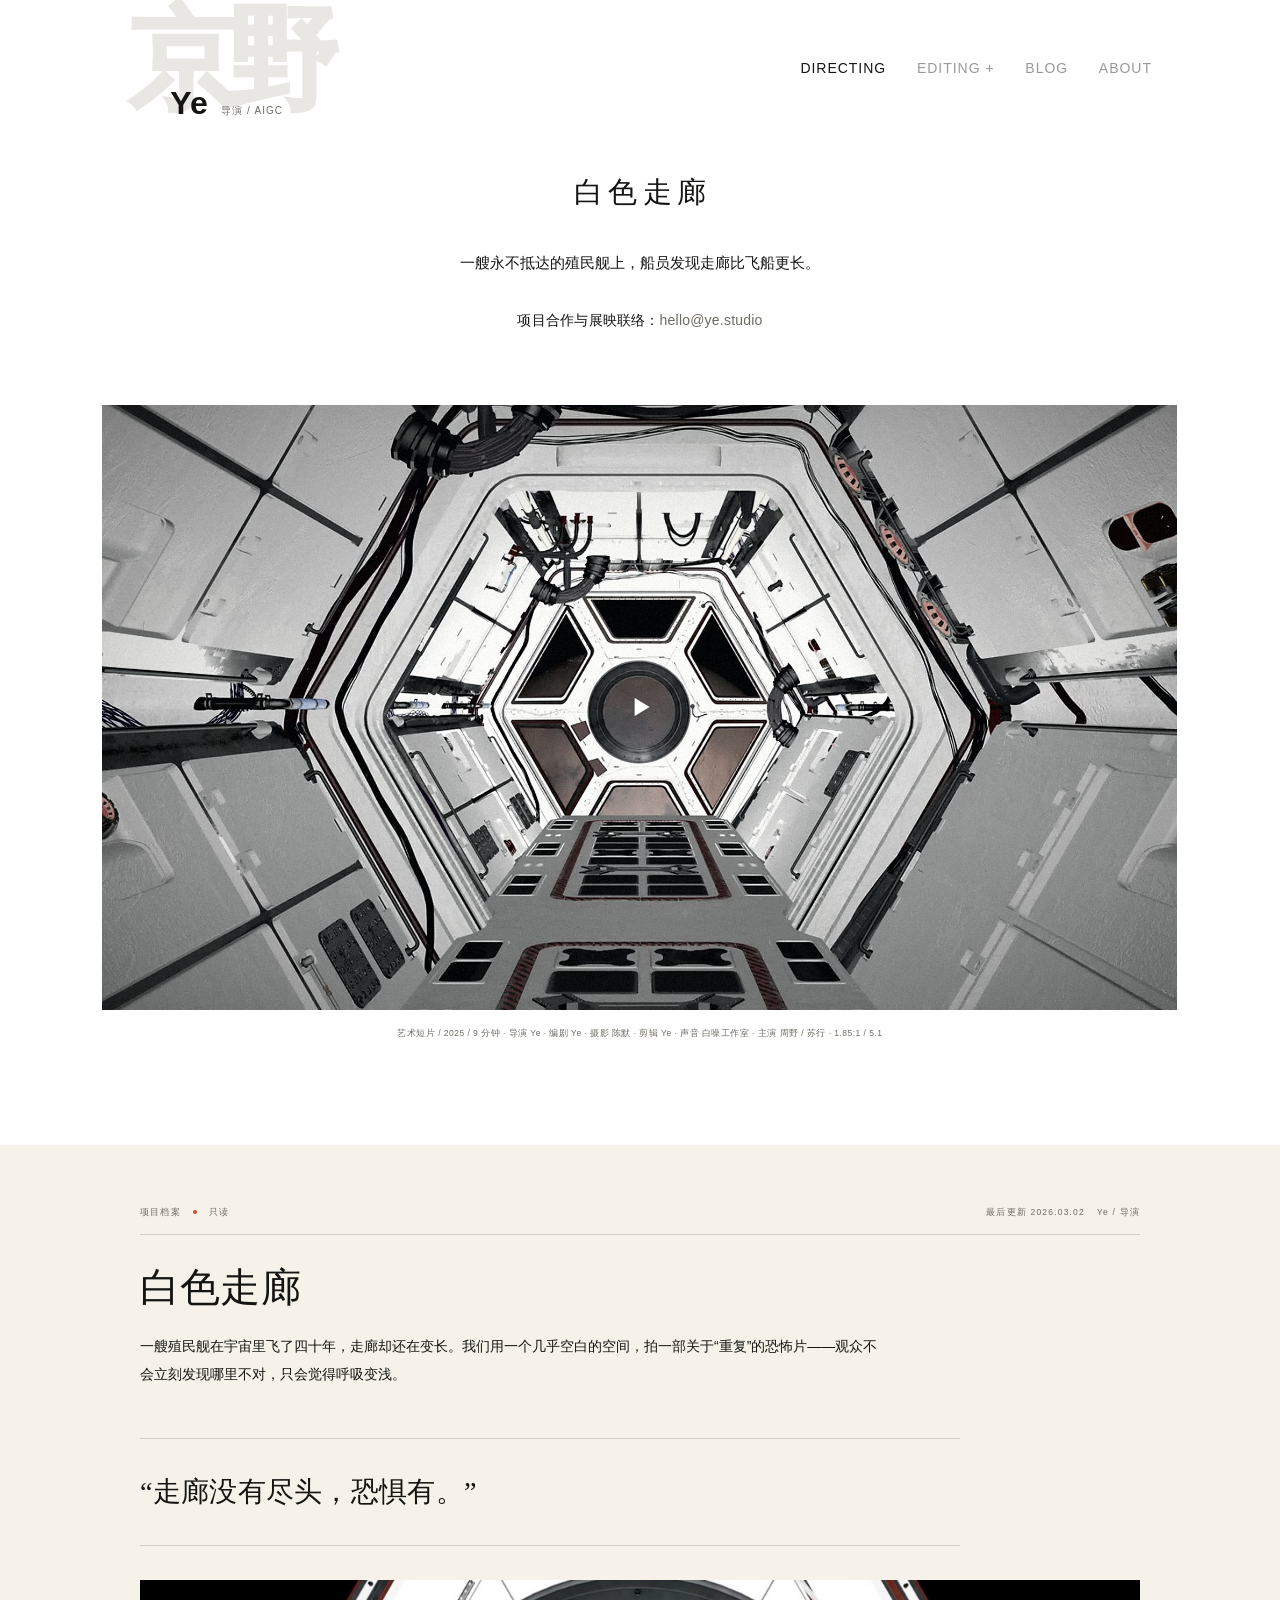
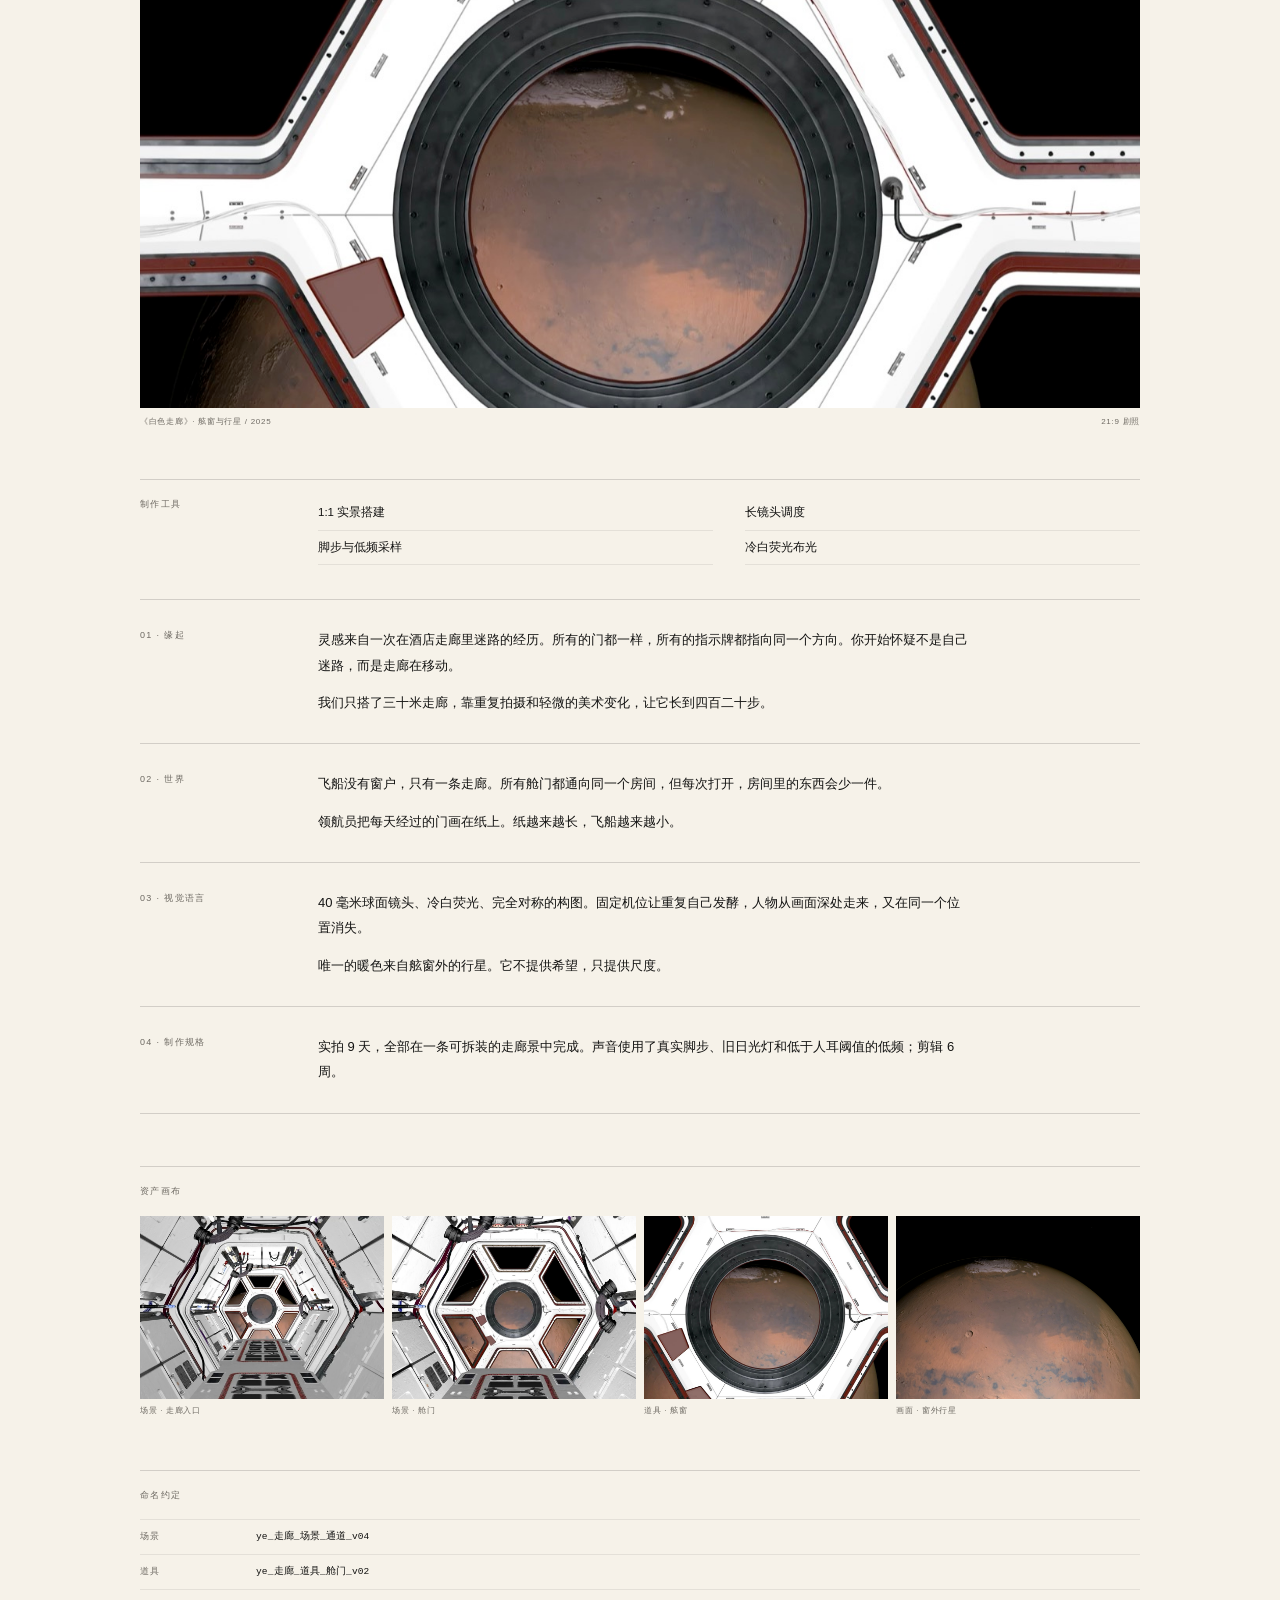
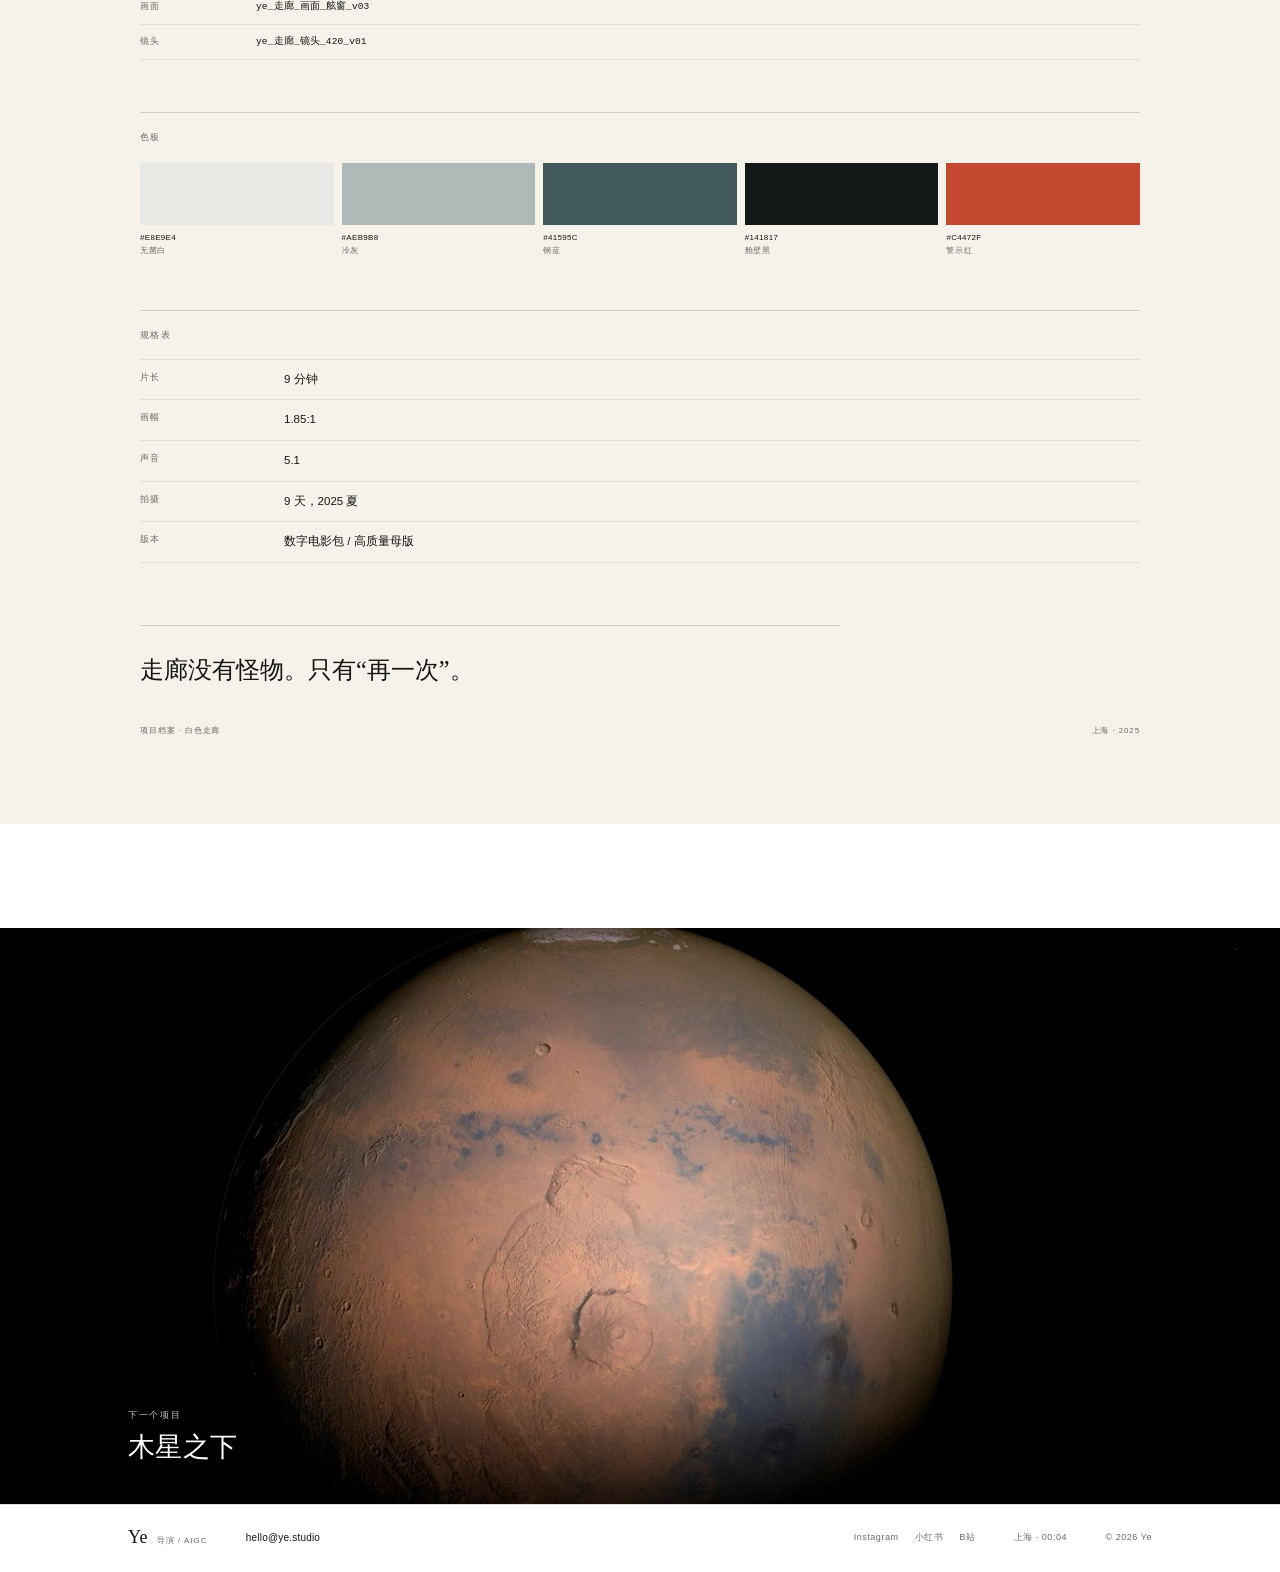
<file: work-baise-zoulang.html>
<!doctype html>
<html lang="zh-CN" class="no-js">
<head>
<meta charset="utf-8">
<meta name="viewport" content="width=device-width, initial-scale=1">
<title>白色走廊 — Ye</title>
<meta name="description" content="一艘永不抵达的殖民舰上，船员发现走廊比飞船更长。">
<meta name="author" content="Ye">
<meta name="theme-color" content="#ffffff">
<meta property="og:site_name" content="Ye">
<meta property="og:title" content="白色走廊 — Ye">
<meta property="og:description" content="一艘永不抵达的殖民舰上，船员发现走廊比飞船更长。">
<meta property="og:type" content="website">
<link rel="icon" href="data:image/svg+xml,%3Csvg xmlns='http://www.w3.org/2000/svg' viewBox='0 0 64 64'%3E%3Crect width='64' height='64' fill='%23ffffff'/%3E%3Ctext x='32' y='44' text-anchor='middle' font-family='Songti SC,STSong,serif' font-size='34' fill='%23141413'%3EYe%3C/text%3E%3C/svg%3E">
<link rel="stylesheet" href="assets/css/style.css">
<script>document.documentElement.classList.remove('no-js');document.documentElement.classList.add('js');setTimeout(function(){if(window.__yeSiteBooted)return;document.querySelectorAll('[data-reveal-img]').forEach(function(image){image.classList.add('is-visible');var work=image.closest('.work');if(work){work.classList.add('is-caption-visible')}})},2400);</script>
</head>
<body class="page-work">
<a class="skip" href="#main">跳到内容</a>
<header class="site-header" data-header>
  <a class="brand" href="index.html" aria-label="Ye，首页">
    <span class="brand-mark" aria-hidden="true">京野</span>
    <span class="brand-line">
      <span class="brand-name">Ye</span>
      <span class="brand-role">导演 / AIGC</span>
    </span>
  </a>
  <nav class="nav" aria-label="主导航">
    <a href="index.html" aria-current="page">DIRECTING</a><a href="editing.html">EDITING +</a><a href="blog.html">BLOG</a><a href="about.html">ABOUT</a>
  </nav>
  <button class="menu-toggle" type="button" aria-expanded="false" aria-controls="mobile-menu" aria-label="打开菜单" data-menu-toggle>
    <span></span><span></span>
  </button>
</header>
<div class="mobile-menu" id="mobile-menu" aria-hidden="true" data-menu>
  <nav class="mobile-nav" aria-label="移动导航">
    <a href="index.html" aria-current="page">DIRECTING</a><a href="editing.html">EDITING +</a><a href="blog.html">BLOG</a><a href="about.html">ABOUT</a>
  </nav>
  <div class="mobile-foot">
    <a href="mailto:hello@ye.studio">hello@ye.studio</a>
    <p>上海 · <time data-clock>--:--</time></p>
    <p class="mobile-social"><a href="https://www.instagram.com/" target="_blank" rel="noopener noreferrer">Instagram</a><a href="https://www.xiaohongshu.com/" target="_blank" rel="noopener noreferrer">小红书</a><a href="https://www.bilibili.com/" target="_blank" rel="noopener noreferrer">B站</a></p>
  </div>
</div>
<main id="main">
<article>
  <header class="film-head">
    <div class="film-intro">
      <h1 class="film-title">白色走廊</h1>
      <p class="film-short">一艘永不抵达的殖民舰上，船员发现走廊比飞船更长。</p>
      <p class="film-contact">项目合作与展映联络：<a href="mailto:hello@ye.studio">hello@ye.studio</a></p>
    </div>
  </header>

  <div class="player-wrap">
    <div class="player" data-player>
      <video src="assets/video/corridor.mp4" poster="assets/img/corridor-cover.jpg" muted loop playsinline preload="metadata" aria-label="《白色走廊》片段"></video>
      <button class="player-poster-play" type="button" data-center-play aria-label="播放视频">
        <svg viewBox="0 0 32 32" aria-hidden="true"><path class="play-shape" d="M11 7.6 25 16 11 24.4Z"/></svg>
      </button>
      <div class="player-controls">
        <button class="pc-btn pc-play" type="button" data-playpause aria-label="播放">
          <svg class="icon-play" viewBox="0 0 14 14" aria-hidden="true"><path d="M3 1.8 12 7l-9 5.2Z"/></svg>
          <svg class="icon-pause" viewBox="0 0 14 14" aria-hidden="true"><path d="M4 2v10M10 2v10"/></svg>
        </button>
        <label class="pc-seek">
          <span class="sr-only">播放进度</span>
          <input type="range" min="0" max="1000" value="0" step="1" data-seek>
        </label>
        <span class="pc-time" data-time>00:00 / 00:00</span>
        <button class="pc-btn" type="button" data-mute aria-label="开启声音" aria-pressed="true">
          <svg class="icon-volume-on" viewBox="0 0 16 16" aria-hidden="true"><path d="M2.5 6h2L7 3.5v9L4.5 10h-2z"/><path d="M9.5 5.3c.9.8.9 4.6 0 5.4M11.7 3.5c1.8 1.8 1.8 7.2 0 9"/></svg>
          <svg class="icon-volume-off" viewBox="0 0 16 16" aria-hidden="true"><path d="M2.5 6h2L7 3.5v9L4.5 10h-2z"/><path d="m10 6 4 4m0-4-4 4"/></svg>
        </button>
        <button class="pc-btn" type="button" data-fullscreen aria-label="全屏">
          <svg viewBox="0 0 16 16" aria-hidden="true"><path d="M2 6V2h4M10 2h4v4M14 10v4h-4M6 14H2v-4"/></svg>
        </button>
      </div>
    </div>
  </div>

  <p class="film-credits">艺术短片 / 2025 / 9 分钟 · 导演 Ye · 编剧 Ye · 摄影 陈默 · 剪辑 Ye · 声音 白噪工作室 · 主演 周野 / 苏行 · 1.85:1 / 5.1</p>

  <section class="dossier" aria-labelledby="dossier-title">
    <div class="dossier-inner">
      <div class="dossier-head">
        <div class="dossier-head-left"><span>项目档案</span><span class="dot" aria-hidden="true"></span><span>只读</span></div>
        <div class="dossier-head-right"><span>最后更新 2026.03.02</span><span>Ye / 导演</span></div>
      </div>

      <h2 class="dossier-title" id="dossier-title">白色走廊</h2>
      <p class="dossier-intro">一艘殖民舰在宇宙里飞了四十年，走廊却还在变长。我们用一个几乎空白的空间，拍一部关于“重复”的恐怖片——观众不会立刻发现哪里不对，只会觉得呼吸变浅。</p>
      <blockquote class="dossier-logline">“走廊没有尽头，恐惧有。”</blockquote>

      <figure class="dossier-wide">
        <img src="assets/img/corridor-wide.jpg" alt="白色走廊横幅剧照" loading="lazy">
        <figcaption class="dossier-caption"><span>《白色走廊》· 舷窗与行星 / 2025</span><span>21:9 剧照</span></figcaption>
      </figure>

      <div class="dossier-tools">
        <h2 class="dossier-label">制作工具</h2>
        <ul class="tool-list"><li>1:1 实景搭建</li><li>长镜头调度</li><li>脚步与低频采样</li><li>冷白荧光布光</li></ul>
      </div>

      <section class="dossier-section">
  <h2>01 · 缘起</h2>
  <div class="dossier-prose"><p>灵感来自一次在酒店走廊里迷路的经历。所有的门都一样，所有的指示牌都指向同一个方向。你开始怀疑不是自己迷路，而是走廊在移动。</p><p>我们只搭了三十米走廊，靠重复拍摄和轻微的美术变化，让它长到四百二十步。</p></div>
</section><section class="dossier-section">
  <h2>02 · 世界</h2>
  <div class="dossier-prose"><p>飞船没有窗户，只有一条走廊。所有舱门都通向同一个房间，但每次打开，房间里的东西会少一件。</p><p>领航员把每天经过的门画在纸上。纸越来越长，飞船越来越小。</p></div>
</section><section class="dossier-section">
  <h2>03 · 视觉语言</h2>
  <div class="dossier-prose"><p>40 毫米球面镜头、冷白荧光、完全对称的构图。固定机位让重复自己发酵，人物从画面深处走来，又在同一个位置消失。</p><p>唯一的暖色来自舷窗外的行星。它不提供希望，只提供尺度。</p></div>
</section><section class="dossier-section">
  <h2>04 · 制作规格</h2>
  <div class="dossier-prose"><p>实拍 9 天，全部在一条可拆装的走廊景中完成。声音使用了真实脚步、旧日光灯和低于人耳阈值的低频；剪辑 6 周。</p></div>
</section>

      <section class="dossier-block" aria-labelledby="assets-title">
        <h2 class="dossier-label" id="assets-title">资产画布</h2>
        <div class="asset-grid"><figure>
    <img src="assets/img/corridor-a1.jpg" alt="白色走廊的入口" loading="lazy">
    <figcaption>场景 · 走廊入口</figcaption>
  </figure><figure>
    <img src="assets/img/corridor-a2.jpg" alt="重复的舱门" loading="lazy">
    <figcaption>场景 · 舱门</figcaption>
  </figure><figure>
    <img src="assets/img/corridor-a3.jpg" alt="圆形舷窗" loading="lazy">
    <figcaption>道具 · 舷窗</figcaption>
  </figure><figure>
    <img src="assets/img/corridor-a4.jpg" alt="舷窗外的行星" loading="lazy">
    <figcaption>画面 · 窗外行星</figcaption>
  </figure></div>
      </section>

      <section class="dossier-block" aria-labelledby="naming-title">
        <h2 class="dossier-label" id="naming-title">命名约定</h2>
        <div class="naming-list"><div class="naming-row"><span>场景</span><span>ye_走廊_场景_通道_v04</span></div><div class="naming-row"><span>道具</span><span>ye_走廊_道具_舱门_v02</span></div><div class="naming-row"><span>画面</span><span>ye_走廊_画面_舷窗_v03</span></div><div class="naming-row"><span>镜头</span><span>ye_走廊_镜头_420_v01</span></div></div>
      </section>

      <section class="dossier-block" aria-labelledby="palette-title">
        <h2 class="dossier-label" id="palette-title">色板</h2>
        <div class="palette"><div class="swatch">
      <div class="swatch-color" style="--swatch:#E8E9E4"></div>
      <p class="swatch-meta">#E8E9E4<span>无菌白</span></p>
    </div><div class="swatch">
      <div class="swatch-color" style="--swatch:#AEB9B8"></div>
      <p class="swatch-meta">#AEB9B8<span>冷灰</span></p>
    </div><div class="swatch">
      <div class="swatch-color" style="--swatch:#41595C"></div>
      <p class="swatch-meta">#41595C<span>钢蓝</span></p>
    </div><div class="swatch">
      <div class="swatch-color" style="--swatch:#141817"></div>
      <p class="swatch-meta">#141817<span>舱壁黑</span></p>
    </div><div class="swatch">
      <div class="swatch-color" style="--swatch:#C4472F"></div>
      <p class="swatch-meta">#C4472F<span>警示红</span></p>
    </div></div>
      </section>

      <section class="dossier-block" aria-labelledby="specs-title">
        <h2 class="dossier-label" id="specs-title">规格表</h2>
        <dl class="spec-list"><div class="spec-row"><dt>片长</dt><dd>9 分钟</dd></div><div class="spec-row"><dt>画幅</dt><dd>1.85:1</dd></div><div class="spec-row"><dt>声音</dt><dd>5.1</dd></div><div class="spec-row"><dt>拍摄</dt><dd>9 天，2025 夏</dd></div><div class="spec-row"><dt>版本</dt><dd>数字电影包 / 高质量母版</dd></div></dl>
      </section>

      <p class="dossier-closing">走廊没有怪物。只有“再一次”。</p>
      <div class="dossier-sign"><span>项目档案 · 白色走廊</span><span>上海 · 2025</span></div>
    </div>
  </section>

  <a class="next-project" href="work-muxing-zhixia.html" aria-label="下一个项目，木星之下">
    <img src="assets/img/jupiter-cover.jpg" alt="木星之下剧照" loading="lazy" style="--position:58% 50%">
    <span class="next-caption">
      <span class="next-kicker">下一个项目</span>
      <span class="next-title">木星之下</span>
    </span>
  </a>
</article>
</main>
<footer class="site-footer">
  <div class="footer-row">
    <a class="footer-brand" href="index.html" aria-label="Ye，回到首页">
      <span class="name">Ye</span>
      <span class="role">导演 / AIGC</span>
    </a>
    <a class="footer-email" href="mailto:hello@ye.studio">hello@ye.studio</a>
    <div class="footer-social" aria-label="社交平台">
      <a href="https://www.instagram.com/" target="_blank" rel="noopener noreferrer">Instagram</a>
      <a href="https://www.xiaohongshu.com/" target="_blank" rel="noopener noreferrer">小红书</a>
      <a href="https://www.bilibili.com/" target="_blank" rel="noopener noreferrer">B站</a>
    </div>
    <span class="footer-city">上海 · <time data-clock>--:--</time></span>
    <span class="footer-copy">© 2026 Ye</span>
  </div>
</footer>
<script src="assets/js/site.js" defer></script>
</body>
</html>
</file>
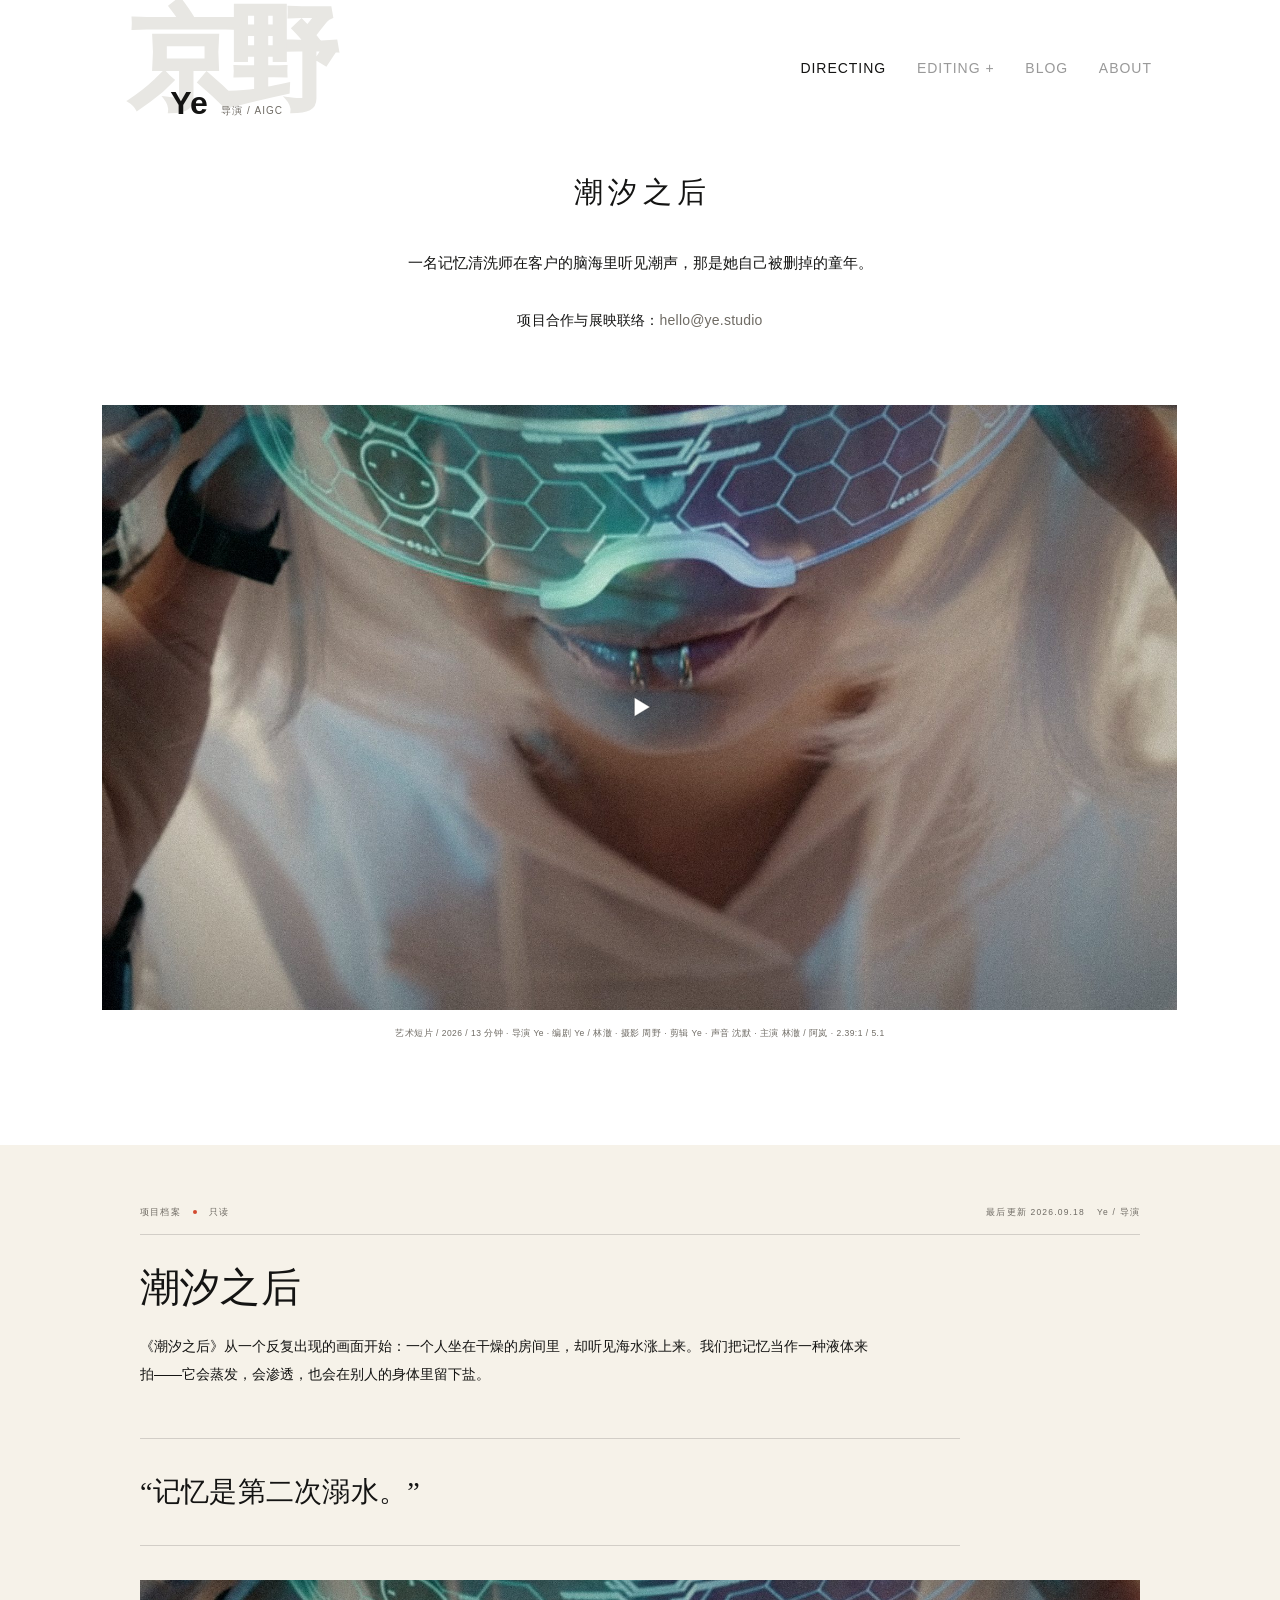
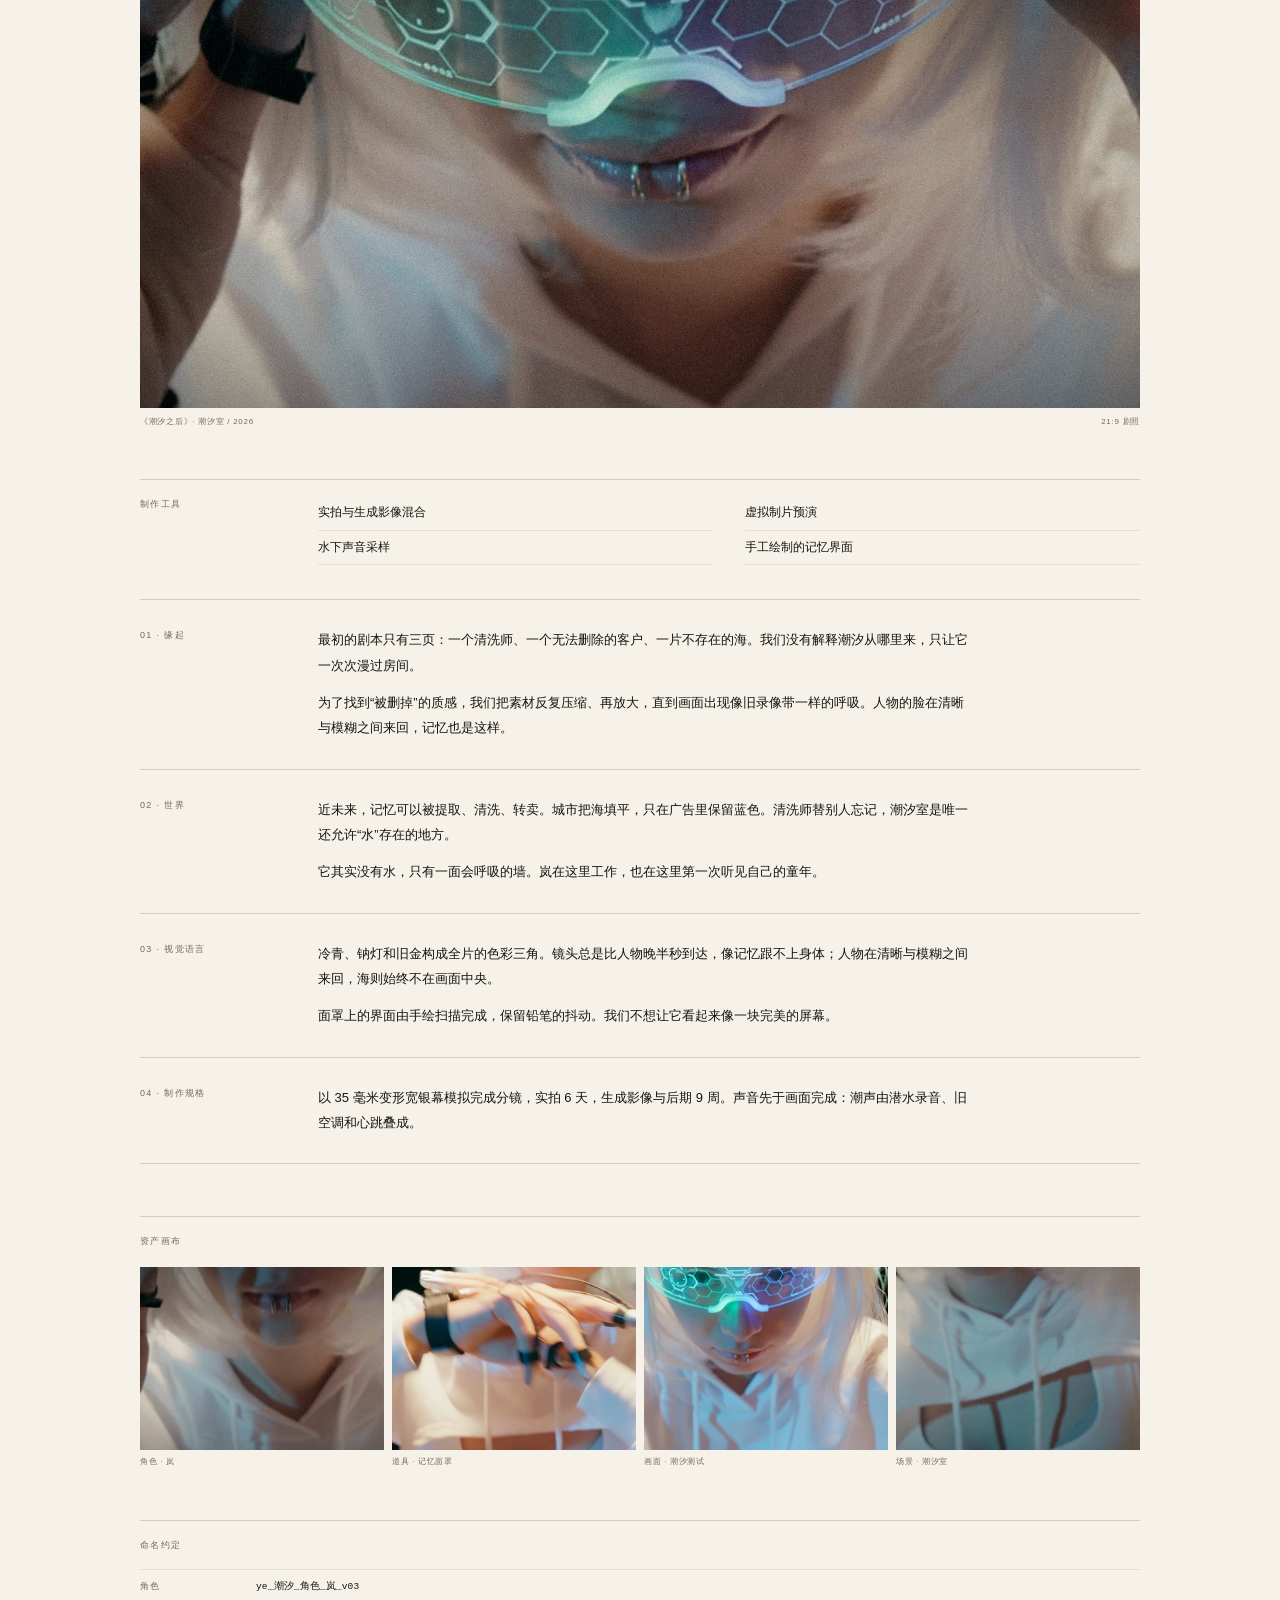
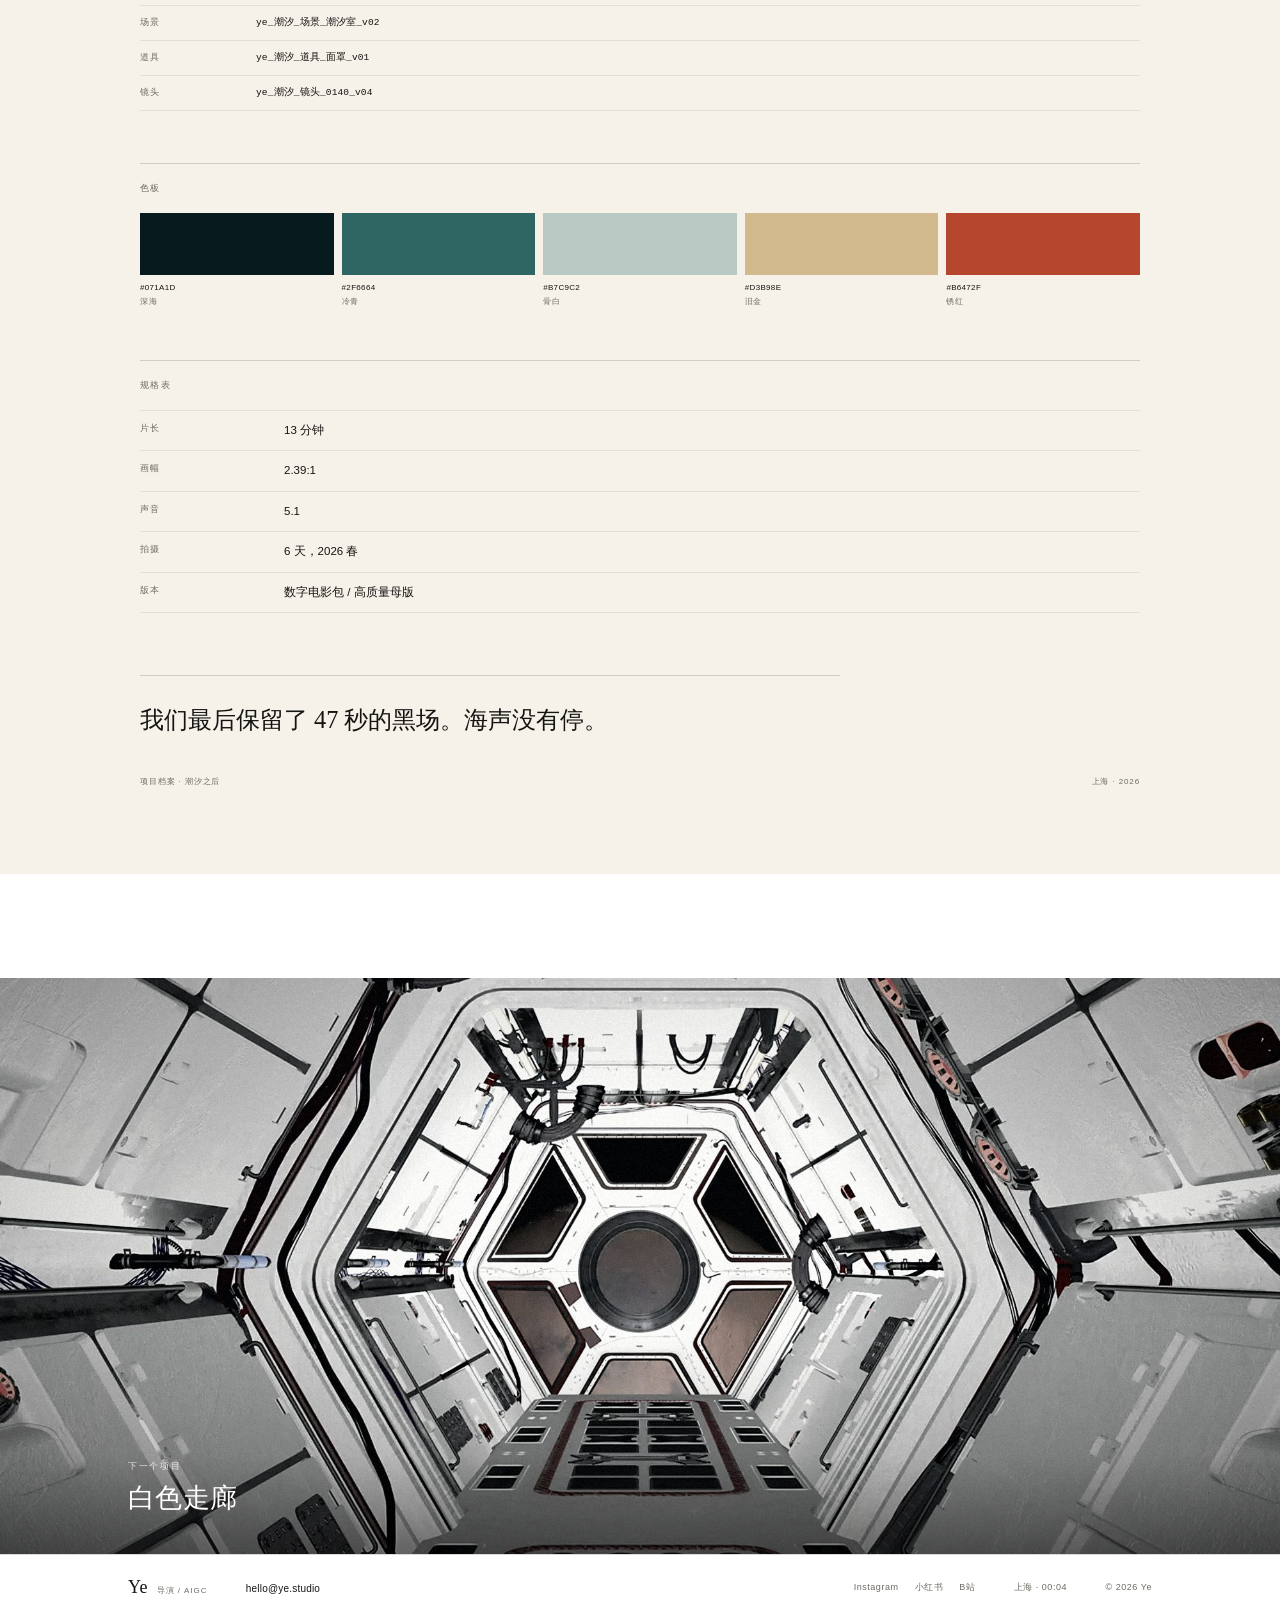
<file: work-chaoxi-zhihou.html>
<!doctype html>
<html lang="zh-CN" class="no-js">
<head>
<meta charset="utf-8">
<meta name="viewport" content="width=device-width, initial-scale=1">
<title>潮汐之后 — Ye</title>
<meta name="description" content="一名记忆清洗师在客户的脑海里听见潮声，那是她自己被删掉的童年。">
<meta name="author" content="Ye">
<meta name="theme-color" content="#ffffff">
<meta property="og:site_name" content="Ye">
<meta property="og:title" content="潮汐之后 — Ye">
<meta property="og:description" content="一名记忆清洗师在客户的脑海里听见潮声，那是她自己被删掉的童年。">
<meta property="og:type" content="website">
<link rel="icon" href="data:image/svg+xml,%3Csvg xmlns='http://www.w3.org/2000/svg' viewBox='0 0 64 64'%3E%3Crect width='64' height='64' fill='%23ffffff'/%3E%3Ctext x='32' y='44' text-anchor='middle' font-family='Songti SC,STSong,serif' font-size='34' fill='%23141413'%3EYe%3C/text%3E%3C/svg%3E">
<link rel="stylesheet" href="assets/css/style.css">
<script>document.documentElement.classList.remove('no-js');document.documentElement.classList.add('js');setTimeout(function(){if(window.__yeSiteBooted)return;document.querySelectorAll('[data-reveal-img]').forEach(function(image){image.classList.add('is-visible');var work=image.closest('.work');if(work){work.classList.add('is-caption-visible')}})},2400);</script>
</head>
<body class="page-work">
<a class="skip" href="#main">跳到内容</a>
<header class="site-header" data-header>
  <a class="brand" href="index.html" aria-label="Ye，首页">
    <span class="brand-mark" aria-hidden="true">京野</span>
    <span class="brand-line">
      <span class="brand-name">Ye</span>
      <span class="brand-role">导演 / AIGC</span>
    </span>
  </a>
  <nav class="nav" aria-label="主导航">
    <a href="index.html" aria-current="page">DIRECTING</a><a href="editing.html">EDITING +</a><a href="blog.html">BLOG</a><a href="about.html">ABOUT</a>
  </nav>
  <button class="menu-toggle" type="button" aria-expanded="false" aria-controls="mobile-menu" aria-label="打开菜单" data-menu-toggle>
    <span></span><span></span>
  </button>
</header>
<div class="mobile-menu" id="mobile-menu" aria-hidden="true" data-menu>
  <nav class="mobile-nav" aria-label="移动导航">
    <a href="index.html" aria-current="page">DIRECTING</a><a href="editing.html">EDITING +</a><a href="blog.html">BLOG</a><a href="about.html">ABOUT</a>
  </nav>
  <div class="mobile-foot">
    <a href="mailto:hello@ye.studio">hello@ye.studio</a>
    <p>上海 · <time data-clock>--:--</time></p>
    <p class="mobile-social"><a href="https://www.instagram.com/" target="_blank" rel="noopener noreferrer">Instagram</a><a href="https://www.xiaohongshu.com/" target="_blank" rel="noopener noreferrer">小红书</a><a href="https://www.bilibili.com/" target="_blank" rel="noopener noreferrer">B站</a></p>
  </div>
</div>
<main id="main">
<article>
  <header class="film-head">
    <div class="film-intro">
      <h1 class="film-title">潮汐之后</h1>
      <p class="film-short">一名记忆清洗师在客户的脑海里听见潮声，那是她自己被删掉的童年。</p>
      <p class="film-contact">项目合作与展映联络：<a href="mailto:hello@ye.studio">hello@ye.studio</a></p>
    </div>
  </header>

  <div class="player-wrap">
    <div class="player" data-player>
      <video src="assets/video/tide.mp4" poster="assets/img/tide-cover.jpg" muted loop playsinline preload="metadata" aria-label="《潮汐之后》片段"></video>
      <button class="player-poster-play" type="button" data-center-play aria-label="播放视频">
        <svg viewBox="0 0 32 32" aria-hidden="true"><path class="play-shape" d="M11 7.6 25 16 11 24.4Z"/></svg>
      </button>
      <div class="player-controls">
        <button class="pc-btn pc-play" type="button" data-playpause aria-label="播放">
          <svg class="icon-play" viewBox="0 0 14 14" aria-hidden="true"><path d="M3 1.8 12 7l-9 5.2Z"/></svg>
          <svg class="icon-pause" viewBox="0 0 14 14" aria-hidden="true"><path d="M4 2v10M10 2v10"/></svg>
        </button>
        <label class="pc-seek">
          <span class="sr-only">播放进度</span>
          <input type="range" min="0" max="1000" value="0" step="1" data-seek>
        </label>
        <span class="pc-time" data-time>00:00 / 00:00</span>
        <button class="pc-btn" type="button" data-mute aria-label="开启声音" aria-pressed="true">
          <svg class="icon-volume-on" viewBox="0 0 16 16" aria-hidden="true"><path d="M2.5 6h2L7 3.5v9L4.5 10h-2z"/><path d="M9.5 5.3c.9.8.9 4.6 0 5.4M11.7 3.5c1.8 1.8 1.8 7.2 0 9"/></svg>
          <svg class="icon-volume-off" viewBox="0 0 16 16" aria-hidden="true"><path d="M2.5 6h2L7 3.5v9L4.5 10h-2z"/><path d="m10 6 4 4m0-4-4 4"/></svg>
        </button>
        <button class="pc-btn" type="button" data-fullscreen aria-label="全屏">
          <svg viewBox="0 0 16 16" aria-hidden="true"><path d="M2 6V2h4M10 2h4v4M14 10v4h-4M6 14H2v-4"/></svg>
        </button>
      </div>
    </div>
  </div>

  <p class="film-credits">艺术短片 / 2026 / 13 分钟 · 导演 Ye · 编剧 Ye / 林澈 · 摄影 周野 · 剪辑 Ye · 声音 沈默 · 主演 林澈 / 阿岚 · 2.39:1 / 5.1</p>

  <section class="dossier" aria-labelledby="dossier-title">
    <div class="dossier-inner">
      <div class="dossier-head">
        <div class="dossier-head-left"><span>项目档案</span><span class="dot" aria-hidden="true"></span><span>只读</span></div>
        <div class="dossier-head-right"><span>最后更新 2026.09.18</span><span>Ye / 导演</span></div>
      </div>

      <h2 class="dossier-title" id="dossier-title">潮汐之后</h2>
      <p class="dossier-intro">《潮汐之后》从一个反复出现的画面开始：一个人坐在干燥的房间里，却听见海水涨上来。我们把记忆当作一种液体来拍——它会蒸发，会渗透，也会在别人的身体里留下盐。</p>
      <blockquote class="dossier-logline">“记忆是第二次溺水。”</blockquote>

      <figure class="dossier-wide">
        <img src="assets/img/tide-wide.jpg" alt="潮汐之后横幅剧照" loading="lazy">
        <figcaption class="dossier-caption"><span>《潮汐之后》· 潮汐室 / 2026</span><span>21:9 剧照</span></figcaption>
      </figure>

      <div class="dossier-tools">
        <h2 class="dossier-label">制作工具</h2>
        <ul class="tool-list"><li>实拍与生成影像混合</li><li>虚拟制片预演</li><li>水下声音采样</li><li>手工绘制的记忆界面</li></ul>
      </div>

      <section class="dossier-section">
  <h2>01 · 缘起</h2>
  <div class="dossier-prose"><p>最初的剧本只有三页：一个清洗师、一个无法删除的客户、一片不存在的海。我们没有解释潮汐从哪里来，只让它一次次漫过房间。</p><p>为了找到“被删掉”的质感，我们把素材反复压缩、再放大，直到画面出现像旧录像带一样的呼吸。人物的脸在清晰与模糊之间来回，记忆也是这样。</p></div>
</section><section class="dossier-section">
  <h2>02 · 世界</h2>
  <div class="dossier-prose"><p>近未来，记忆可以被提取、清洗、转卖。城市把海填平，只在广告里保留蓝色。清洗师替别人忘记，潮汐室是唯一还允许“水”存在的地方。</p><p>它其实没有水，只有一面会呼吸的墙。岚在这里工作，也在这里第一次听见自己的童年。</p></div>
</section><section class="dossier-section">
  <h2>03 · 视觉语言</h2>
  <div class="dossier-prose"><p>冷青、钠灯和旧金构成全片的色彩三角。镜头总是比人物晚半秒到达，像记忆跟不上身体；人物在清晰与模糊之间来回，海则始终不在画面中央。</p><p>面罩上的界面由手绘扫描完成，保留铅笔的抖动。我们不想让它看起来像一块完美的屏幕。</p></div>
</section><section class="dossier-section">
  <h2>04 · 制作规格</h2>
  <div class="dossier-prose"><p>以 35 毫米变形宽银幕模拟完成分镜，实拍 6 天，生成影像与后期 9 周。声音先于画面完成：潮声由潜水录音、旧空调和心跳叠成。</p></div>
</section>

      <section class="dossier-block" aria-labelledby="assets-title">
        <h2 class="dossier-label" id="assets-title">资产画布</h2>
        <div class="asset-grid"><figure>
    <img src="assets/img/tide-a1.jpg" alt="戴着记忆面罩的人" loading="lazy">
    <figcaption>角色 · 岚</figcaption>
  </figure><figure>
    <img src="assets/img/tide-a2.jpg" alt="触碰面罩的手" loading="lazy">
    <figcaption>道具 · 记忆面罩</figcaption>
  </figure><figure>
    <img src="assets/img/tide-a3.jpg" alt="潮汐室的影像测试" loading="lazy">
    <figcaption>画面 · 潮汐测试</figcaption>
  </figure><figure>
    <img src="assets/img/tide-a4.jpg" alt="被光覆盖的白色空间" loading="lazy">
    <figcaption>场景 · 潮汐室</figcaption>
  </figure></div>
      </section>

      <section class="dossier-block" aria-labelledby="naming-title">
        <h2 class="dossier-label" id="naming-title">命名约定</h2>
        <div class="naming-list"><div class="naming-row"><span>角色</span><span>ye_潮汐_角色_岚_v03</span></div><div class="naming-row"><span>场景</span><span>ye_潮汐_场景_潮汐室_v02</span></div><div class="naming-row"><span>道具</span><span>ye_潮汐_道具_面罩_v01</span></div><div class="naming-row"><span>镜头</span><span>ye_潮汐_镜头_0140_v04</span></div></div>
      </section>

      <section class="dossier-block" aria-labelledby="palette-title">
        <h2 class="dossier-label" id="palette-title">色板</h2>
        <div class="palette"><div class="swatch">
      <div class="swatch-color" style="--swatch:#071A1D"></div>
      <p class="swatch-meta">#071A1D<span>深海</span></p>
    </div><div class="swatch">
      <div class="swatch-color" style="--swatch:#2F6664"></div>
      <p class="swatch-meta">#2F6664<span>冷青</span></p>
    </div><div class="swatch">
      <div class="swatch-color" style="--swatch:#B7C9C2"></div>
      <p class="swatch-meta">#B7C9C2<span>骨白</span></p>
    </div><div class="swatch">
      <div class="swatch-color" style="--swatch:#D3B98E"></div>
      <p class="swatch-meta">#D3B98E<span>旧金</span></p>
    </div><div class="swatch">
      <div class="swatch-color" style="--swatch:#B6472F"></div>
      <p class="swatch-meta">#B6472F<span>锈红</span></p>
    </div></div>
      </section>

      <section class="dossier-block" aria-labelledby="specs-title">
        <h2 class="dossier-label" id="specs-title">规格表</h2>
        <dl class="spec-list"><div class="spec-row"><dt>片长</dt><dd>13 分钟</dd></div><div class="spec-row"><dt>画幅</dt><dd>2.39:1</dd></div><div class="spec-row"><dt>声音</dt><dd>5.1</dd></div><div class="spec-row"><dt>拍摄</dt><dd>6 天，2026 春</dd></div><div class="spec-row"><dt>版本</dt><dd>数字电影包 / 高质量母版</dd></div></dl>
      </section>

      <p class="dossier-closing">我们最后保留了 47 秒的黑场。海声没有停。</p>
      <div class="dossier-sign"><span>项目档案 · 潮汐之后</span><span>上海 · 2026</span></div>
    </div>
  </section>

  <a class="next-project" href="work-baise-zoulang.html" aria-label="下一个项目，白色走廊">
    <img src="assets/img/corridor-cover.jpg" alt="白色走廊剧照" loading="lazy" style="--position:50% 50%">
    <span class="next-caption">
      <span class="next-kicker">下一个项目</span>
      <span class="next-title">白色走廊</span>
    </span>
  </a>
</article>
</main>
<footer class="site-footer">
  <div class="footer-row">
    <a class="footer-brand" href="index.html" aria-label="Ye，回到首页">
      <span class="name">Ye</span>
      <span class="role">导演 / AIGC</span>
    </a>
    <a class="footer-email" href="mailto:hello@ye.studio">hello@ye.studio</a>
    <div class="footer-social" aria-label="社交平台">
      <a href="https://www.instagram.com/" target="_blank" rel="noopener noreferrer">Instagram</a>
      <a href="https://www.xiaohongshu.com/" target="_blank" rel="noopener noreferrer">小红书</a>
      <a href="https://www.bilibili.com/" target="_blank" rel="noopener noreferrer">B站</a>
    </div>
    <span class="footer-city">上海 · <time data-clock>--:--</time></span>
    <span class="footer-copy">© 2026 Ye</span>
  </div>
</footer>
<script src="assets/js/site.js" defer></script>
</body>
</html>
</file>
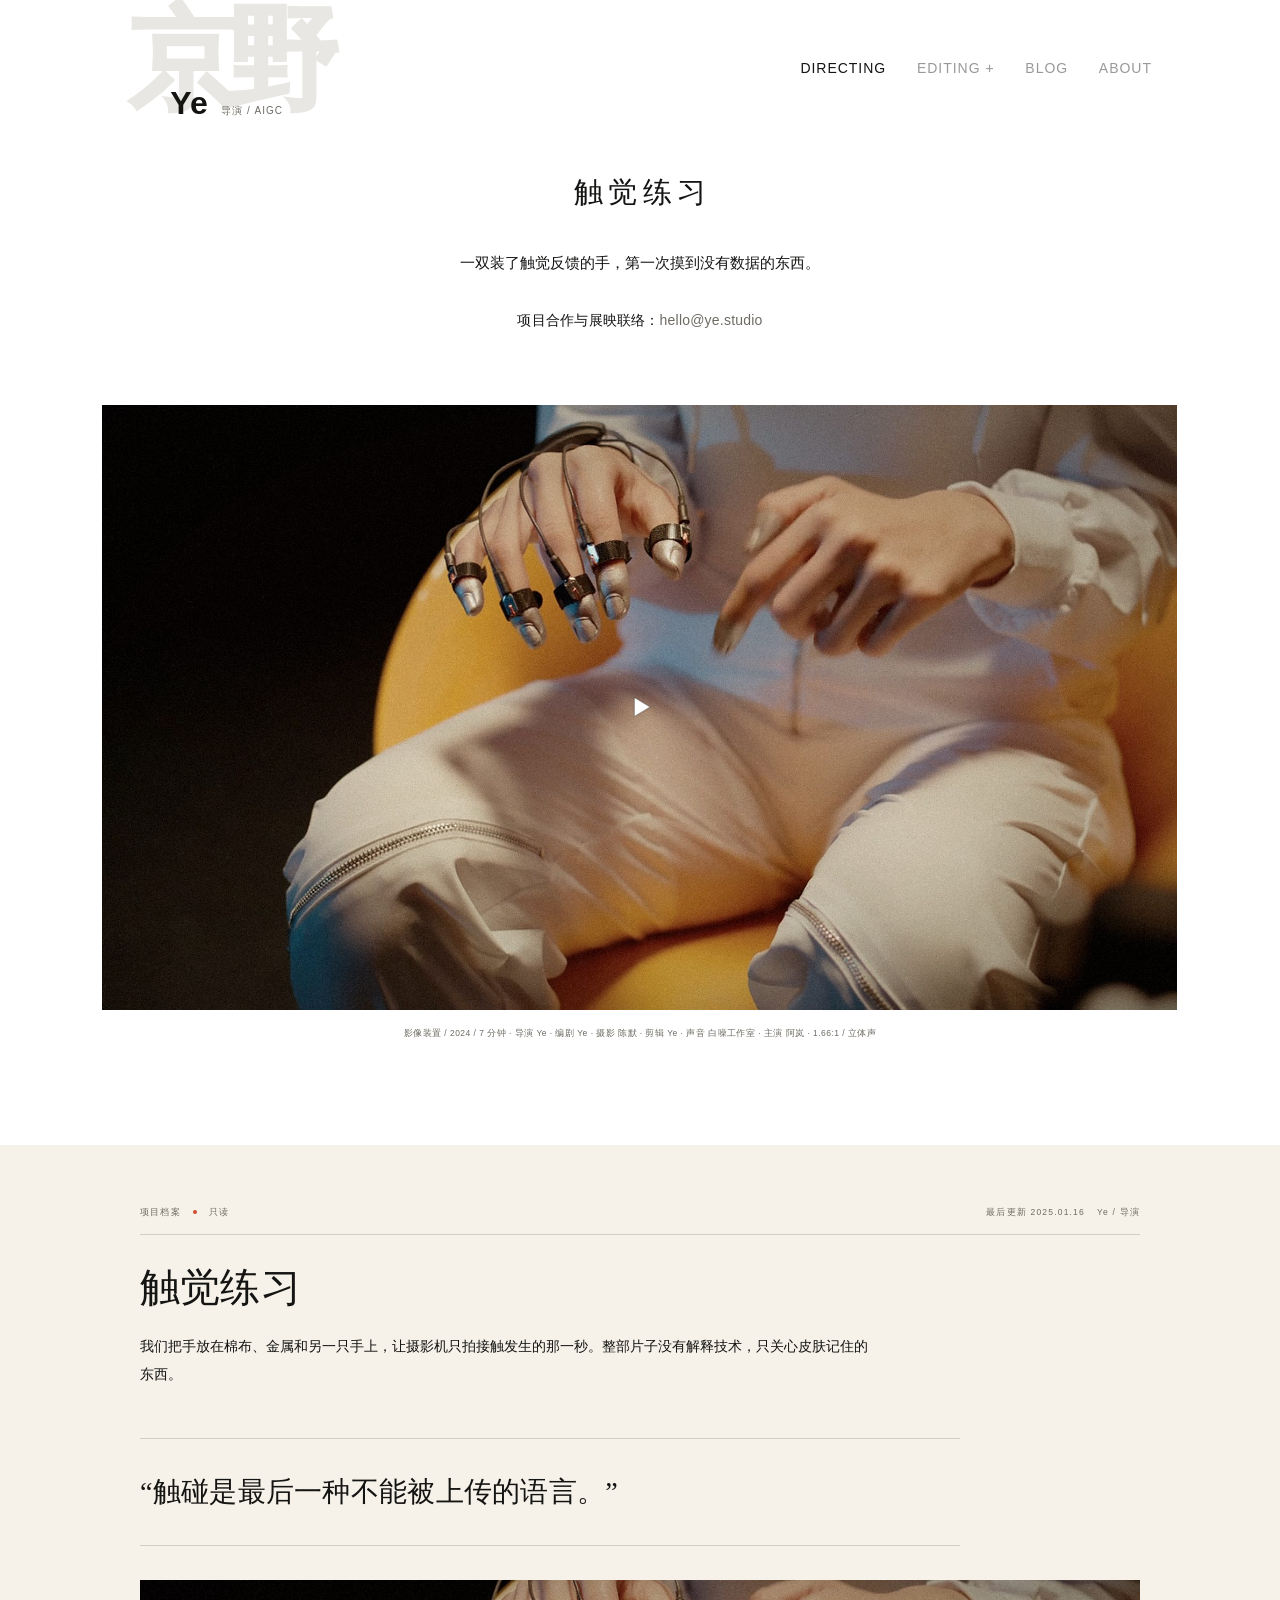
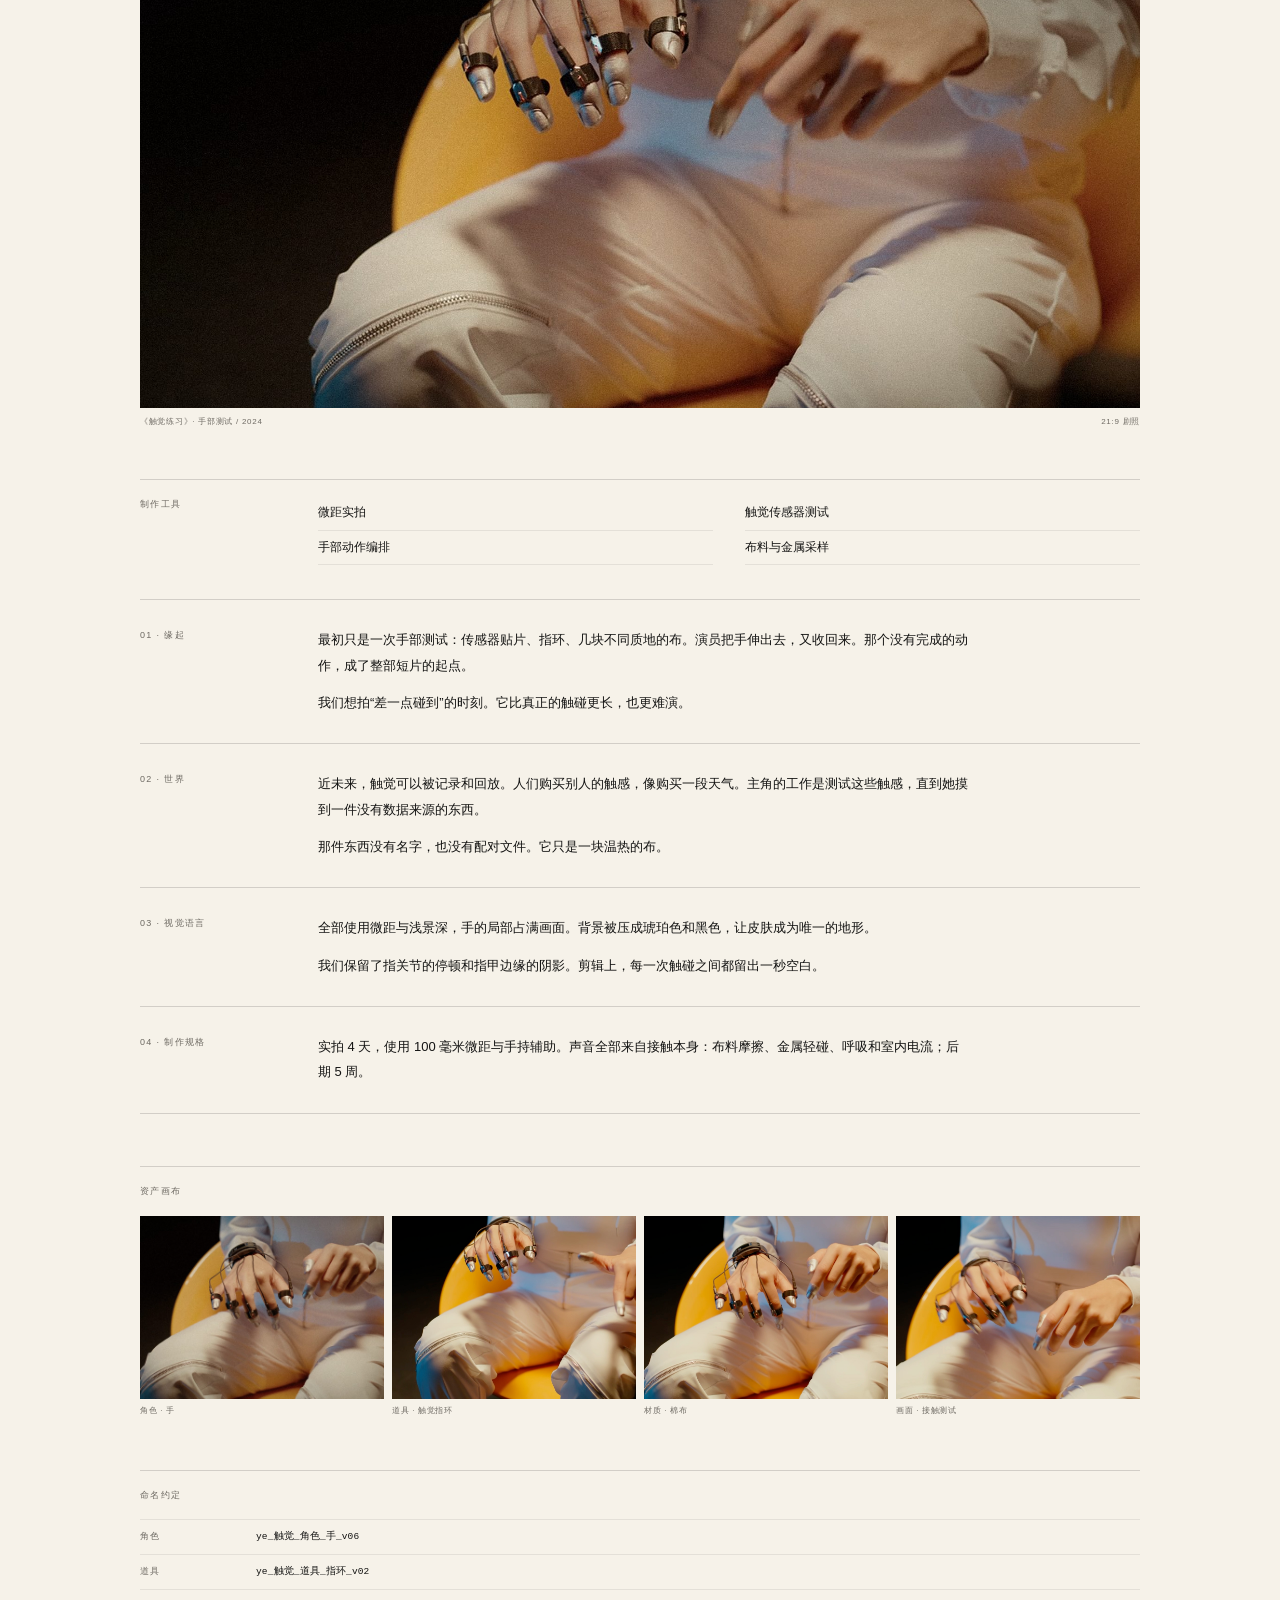
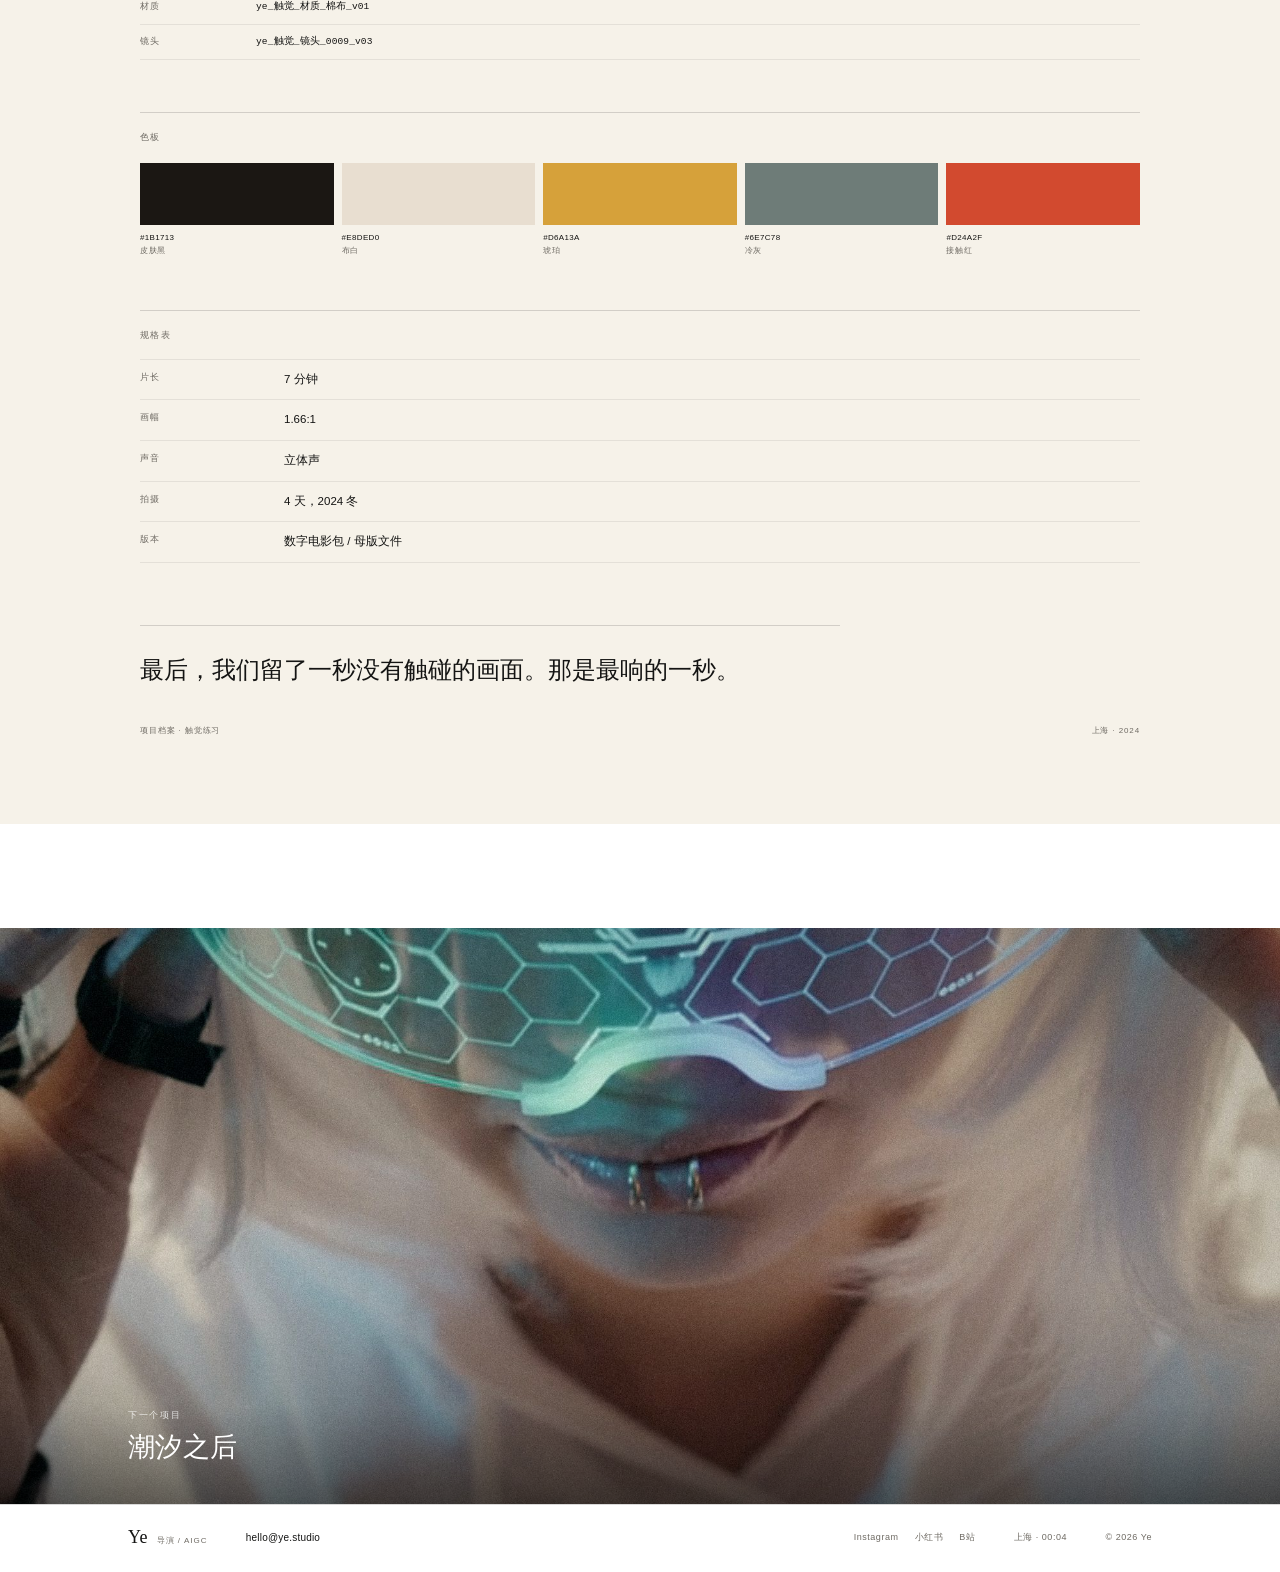
<file: work-chujue-lianxi.html>
<!doctype html>
<html lang="zh-CN" class="no-js">
<head>
<meta charset="utf-8">
<meta name="viewport" content="width=device-width, initial-scale=1">
<title>触觉练习 — Ye</title>
<meta name="description" content="一双装了触觉反馈的手，第一次摸到没有数据的东西。">
<meta name="author" content="Ye">
<meta name="theme-color" content="#ffffff">
<meta property="og:site_name" content="Ye">
<meta property="og:title" content="触觉练习 — Ye">
<meta property="og:description" content="一双装了触觉反馈的手，第一次摸到没有数据的东西。">
<meta property="og:type" content="website">
<link rel="icon" href="data:image/svg+xml,%3Csvg xmlns='http://www.w3.org/2000/svg' viewBox='0 0 64 64'%3E%3Crect width='64' height='64' fill='%23ffffff'/%3E%3Ctext x='32' y='44' text-anchor='middle' font-family='Songti SC,STSong,serif' font-size='34' fill='%23141413'%3EYe%3C/text%3E%3C/svg%3E">
<link rel="stylesheet" href="assets/css/style.css">
<script>document.documentElement.classList.remove('no-js');document.documentElement.classList.add('js');setTimeout(function(){if(window.__yeSiteBooted)return;document.querySelectorAll('[data-reveal-img]').forEach(function(image){image.classList.add('is-visible');var work=image.closest('.work');if(work){work.classList.add('is-caption-visible')}})},2400);</script>
</head>
<body class="page-work">
<a class="skip" href="#main">跳到内容</a>
<header class="site-header" data-header>
  <a class="brand" href="index.html" aria-label="Ye，首页">
    <span class="brand-mark" aria-hidden="true">京野</span>
    <span class="brand-line">
      <span class="brand-name">Ye</span>
      <span class="brand-role">导演 / AIGC</span>
    </span>
  </a>
  <nav class="nav" aria-label="主导航">
    <a href="index.html" aria-current="page">DIRECTING</a><a href="editing.html">EDITING +</a><a href="blog.html">BLOG</a><a href="about.html">ABOUT</a>
  </nav>
  <button class="menu-toggle" type="button" aria-expanded="false" aria-controls="mobile-menu" aria-label="打开菜单" data-menu-toggle>
    <span></span><span></span>
  </button>
</header>
<div class="mobile-menu" id="mobile-menu" aria-hidden="true" data-menu>
  <nav class="mobile-nav" aria-label="移动导航">
    <a href="index.html" aria-current="page">DIRECTING</a><a href="editing.html">EDITING +</a><a href="blog.html">BLOG</a><a href="about.html">ABOUT</a>
  </nav>
  <div class="mobile-foot">
    <a href="mailto:hello@ye.studio">hello@ye.studio</a>
    <p>上海 · <time data-clock>--:--</time></p>
    <p class="mobile-social"><a href="https://www.instagram.com/" target="_blank" rel="noopener noreferrer">Instagram</a><a href="https://www.xiaohongshu.com/" target="_blank" rel="noopener noreferrer">小红书</a><a href="https://www.bilibili.com/" target="_blank" rel="noopener noreferrer">B站</a></p>
  </div>
</div>
<main id="main">
<article>
  <header class="film-head">
    <div class="film-intro">
      <h1 class="film-title">触觉练习</h1>
      <p class="film-short">一双装了触觉反馈的手，第一次摸到没有数据的东西。</p>
      <p class="film-contact">项目合作与展映联络：<a href="mailto:hello@ye.studio">hello@ye.studio</a></p>
    </div>
  </header>

  <div class="player-wrap">
    <div class="player" data-player>
      <video src="assets/video/touch.mp4" poster="assets/img/touch-cover.jpg" muted loop playsinline preload="metadata" aria-label="《触觉练习》片段"></video>
      <button class="player-poster-play" type="button" data-center-play aria-label="播放视频">
        <svg viewBox="0 0 32 32" aria-hidden="true"><path class="play-shape" d="M11 7.6 25 16 11 24.4Z"/></svg>
      </button>
      <div class="player-controls">
        <button class="pc-btn pc-play" type="button" data-playpause aria-label="播放">
          <svg class="icon-play" viewBox="0 0 14 14" aria-hidden="true"><path d="M3 1.8 12 7l-9 5.2Z"/></svg>
          <svg class="icon-pause" viewBox="0 0 14 14" aria-hidden="true"><path d="M4 2v10M10 2v10"/></svg>
        </button>
        <label class="pc-seek">
          <span class="sr-only">播放进度</span>
          <input type="range" min="0" max="1000" value="0" step="1" data-seek>
        </label>
        <span class="pc-time" data-time>00:00 / 00:00</span>
        <button class="pc-btn" type="button" data-mute aria-label="开启声音" aria-pressed="true">
          <svg class="icon-volume-on" viewBox="0 0 16 16" aria-hidden="true"><path d="M2.5 6h2L7 3.5v9L4.5 10h-2z"/><path d="M9.5 5.3c.9.8.9 4.6 0 5.4M11.7 3.5c1.8 1.8 1.8 7.2 0 9"/></svg>
          <svg class="icon-volume-off" viewBox="0 0 16 16" aria-hidden="true"><path d="M2.5 6h2L7 3.5v9L4.5 10h-2z"/><path d="m10 6 4 4m0-4-4 4"/></svg>
        </button>
        <button class="pc-btn" type="button" data-fullscreen aria-label="全屏">
          <svg viewBox="0 0 16 16" aria-hidden="true"><path d="M2 6V2h4M10 2h4v4M14 10v4h-4M6 14H2v-4"/></svg>
        </button>
      </div>
    </div>
  </div>

  <p class="film-credits">影像装置 / 2024 / 7 分钟 · 导演 Ye · 编剧 Ye · 摄影 陈默 · 剪辑 Ye · 声音 白噪工作室 · 主演 阿岚 · 1.66:1 / 立体声</p>

  <section class="dossier" aria-labelledby="dossier-title">
    <div class="dossier-inner">
      <div class="dossier-head">
        <div class="dossier-head-left"><span>项目档案</span><span class="dot" aria-hidden="true"></span><span>只读</span></div>
        <div class="dossier-head-right"><span>最后更新 2025.01.16</span><span>Ye / 导演</span></div>
      </div>

      <h2 class="dossier-title" id="dossier-title">触觉练习</h2>
      <p class="dossier-intro">我们把手放在棉布、金属和另一只手上，让摄影机只拍接触发生的那一秒。整部片子没有解释技术，只关心皮肤记住的东西。</p>
      <blockquote class="dossier-logline">“触碰是最后一种不能被上传的语言。”</blockquote>

      <figure class="dossier-wide">
        <img src="assets/img/touch-wide.jpg" alt="触觉练习横幅剧照" loading="lazy">
        <figcaption class="dossier-caption"><span>《触觉练习》· 手部测试 / 2024</span><span>21:9 剧照</span></figcaption>
      </figure>

      <div class="dossier-tools">
        <h2 class="dossier-label">制作工具</h2>
        <ul class="tool-list"><li>微距实拍</li><li>触觉传感器测试</li><li>手部动作编排</li><li>布料与金属采样</li></ul>
      </div>

      <section class="dossier-section">
  <h2>01 · 缘起</h2>
  <div class="dossier-prose"><p>最初只是一次手部测试：传感器贴片、指环、几块不同质地的布。演员把手伸出去，又收回来。那个没有完成的动作，成了整部短片的起点。</p><p>我们想拍“差一点碰到”的时刻。它比真正的触碰更长，也更难演。</p></div>
</section><section class="dossier-section">
  <h2>02 · 世界</h2>
  <div class="dossier-prose"><p>近未来，触觉可以被记录和回放。人们购买别人的触感，像购买一段天气。主角的工作是测试这些触感，直到她摸到一件没有数据来源的东西。</p><p>那件东西没有名字，也没有配对文件。它只是一块温热的布。</p></div>
</section><section class="dossier-section">
  <h2>03 · 视觉语言</h2>
  <div class="dossier-prose"><p>全部使用微距与浅景深，手的局部占满画面。背景被压成琥珀色和黑色，让皮肤成为唯一的地形。</p><p>我们保留了指关节的停顿和指甲边缘的阴影。剪辑上，每一次触碰之间都留出一秒空白。</p></div>
</section><section class="dossier-section">
  <h2>04 · 制作规格</h2>
  <div class="dossier-prose"><p>实拍 4 天，使用 100 毫米微距与手持辅助。声音全部来自接触本身：布料摩擦、金属轻碰、呼吸和室内电流；后期 5 周。</p></div>
</section>

      <section class="dossier-block" aria-labelledby="assets-title">
        <h2 class="dossier-label" id="assets-title">资产画布</h2>
        <div class="asset-grid"><figure>
    <img src="assets/img/touch-a1.jpg" alt="手与指环" loading="lazy">
    <figcaption>角色 · 手</figcaption>
  </figure><figure>
    <img src="assets/img/touch-a2.jpg" alt="触碰布料的手" loading="lazy">
    <figcaption>道具 · 触觉指环</figcaption>
  </figure><figure>
    <img src="assets/img/touch-a3.jpg" alt="放在膝上的双手" loading="lazy">
    <figcaption>材质 · 棉布</figcaption>
  </figure><figure>
    <img src="assets/img/touch-a4.jpg" alt="琥珀色背景中的手部特写" loading="lazy">
    <figcaption>画面 · 接触测试</figcaption>
  </figure></div>
      </section>

      <section class="dossier-block" aria-labelledby="naming-title">
        <h2 class="dossier-label" id="naming-title">命名约定</h2>
        <div class="naming-list"><div class="naming-row"><span>角色</span><span>ye_触觉_角色_手_v06</span></div><div class="naming-row"><span>道具</span><span>ye_触觉_道具_指环_v02</span></div><div class="naming-row"><span>材质</span><span>ye_触觉_材质_棉布_v01</span></div><div class="naming-row"><span>镜头</span><span>ye_触觉_镜头_0009_v03</span></div></div>
      </section>

      <section class="dossier-block" aria-labelledby="palette-title">
        <h2 class="dossier-label" id="palette-title">色板</h2>
        <div class="palette"><div class="swatch">
      <div class="swatch-color" style="--swatch:#1B1713"></div>
      <p class="swatch-meta">#1B1713<span>皮肤黑</span></p>
    </div><div class="swatch">
      <div class="swatch-color" style="--swatch:#E8DED0"></div>
      <p class="swatch-meta">#E8DED0<span>布白</span></p>
    </div><div class="swatch">
      <div class="swatch-color" style="--swatch:#D6A13A"></div>
      <p class="swatch-meta">#D6A13A<span>琥珀</span></p>
    </div><div class="swatch">
      <div class="swatch-color" style="--swatch:#6E7C78"></div>
      <p class="swatch-meta">#6E7C78<span>冷灰</span></p>
    </div><div class="swatch">
      <div class="swatch-color" style="--swatch:#D24A2F"></div>
      <p class="swatch-meta">#D24A2F<span>接触红</span></p>
    </div></div>
      </section>

      <section class="dossier-block" aria-labelledby="specs-title">
        <h2 class="dossier-label" id="specs-title">规格表</h2>
        <dl class="spec-list"><div class="spec-row"><dt>片长</dt><dd>7 分钟</dd></div><div class="spec-row"><dt>画幅</dt><dd>1.66:1</dd></div><div class="spec-row"><dt>声音</dt><dd>立体声</dd></div><div class="spec-row"><dt>拍摄</dt><dd>4 天，2024 冬</dd></div><div class="spec-row"><dt>版本</dt><dd>数字电影包 / 母版文件</dd></div></dl>
      </section>

      <p class="dossier-closing">最后，我们留了一秒没有触碰的画面。那是最响的一秒。</p>
      <div class="dossier-sign"><span>项目档案 · 触觉练习</span><span>上海 · 2024</span></div>
    </div>
  </section>

  <a class="next-project" href="work-chaoxi-zhihou.html" aria-label="下一个项目，潮汐之后">
    <img src="assets/img/tide-cover.jpg" alt="潮汐之后剧照" loading="lazy" style="--position:50% 38%">
    <span class="next-caption">
      <span class="next-kicker">下一个项目</span>
      <span class="next-title">潮汐之后</span>
    </span>
  </a>
</article>
</main>
<footer class="site-footer">
  <div class="footer-row">
    <a class="footer-brand" href="index.html" aria-label="Ye，回到首页">
      <span class="name">Ye</span>
      <span class="role">导演 / AIGC</span>
    </a>
    <a class="footer-email" href="mailto:hello@ye.studio">hello@ye.studio</a>
    <div class="footer-social" aria-label="社交平台">
      <a href="https://www.instagram.com/" target="_blank" rel="noopener noreferrer">Instagram</a>
      <a href="https://www.xiaohongshu.com/" target="_blank" rel="noopener noreferrer">小红书</a>
      <a href="https://www.bilibili.com/" target="_blank" rel="noopener noreferrer">B站</a>
    </div>
    <span class="footer-city">上海 · <time data-clock>--:--</time></span>
    <span class="footer-copy">© 2026 Ye</span>
  </div>
</footer>
<script src="assets/js/site.js" defer></script>
</body>
</html>
</file>
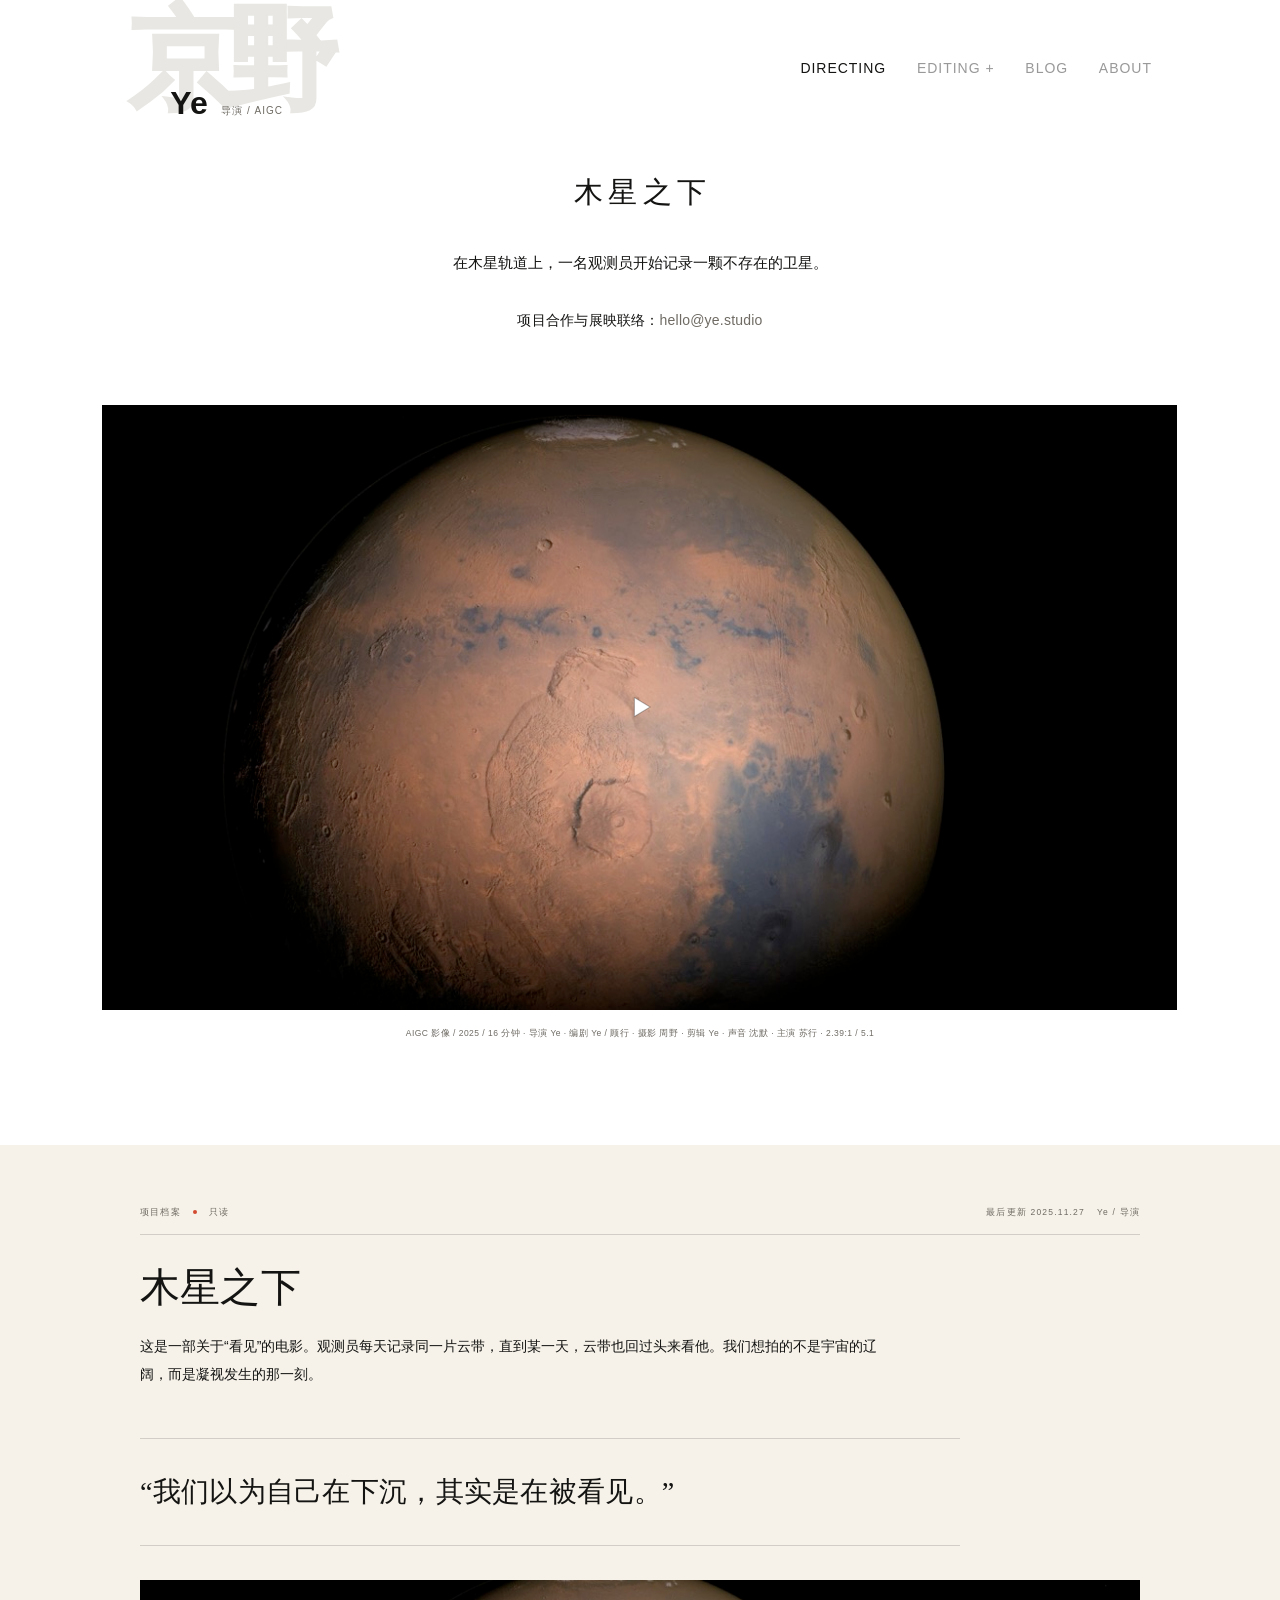
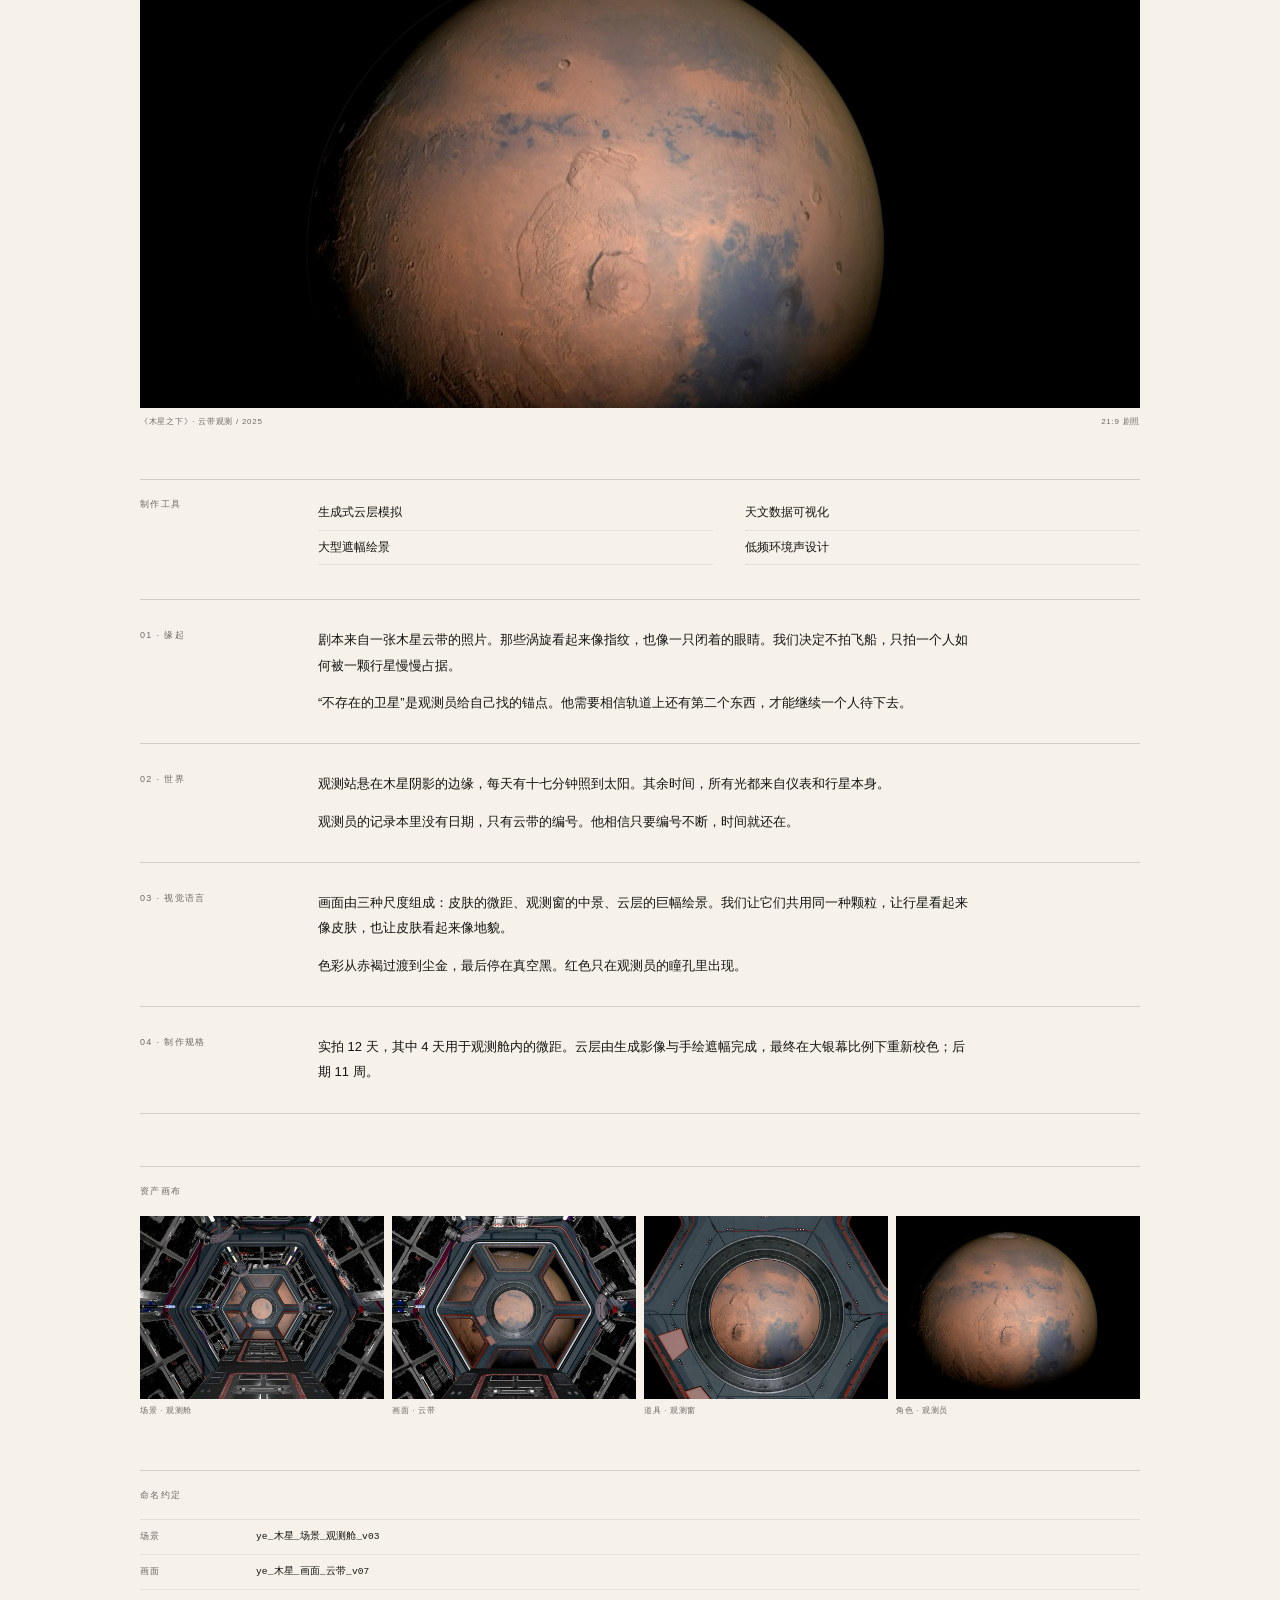
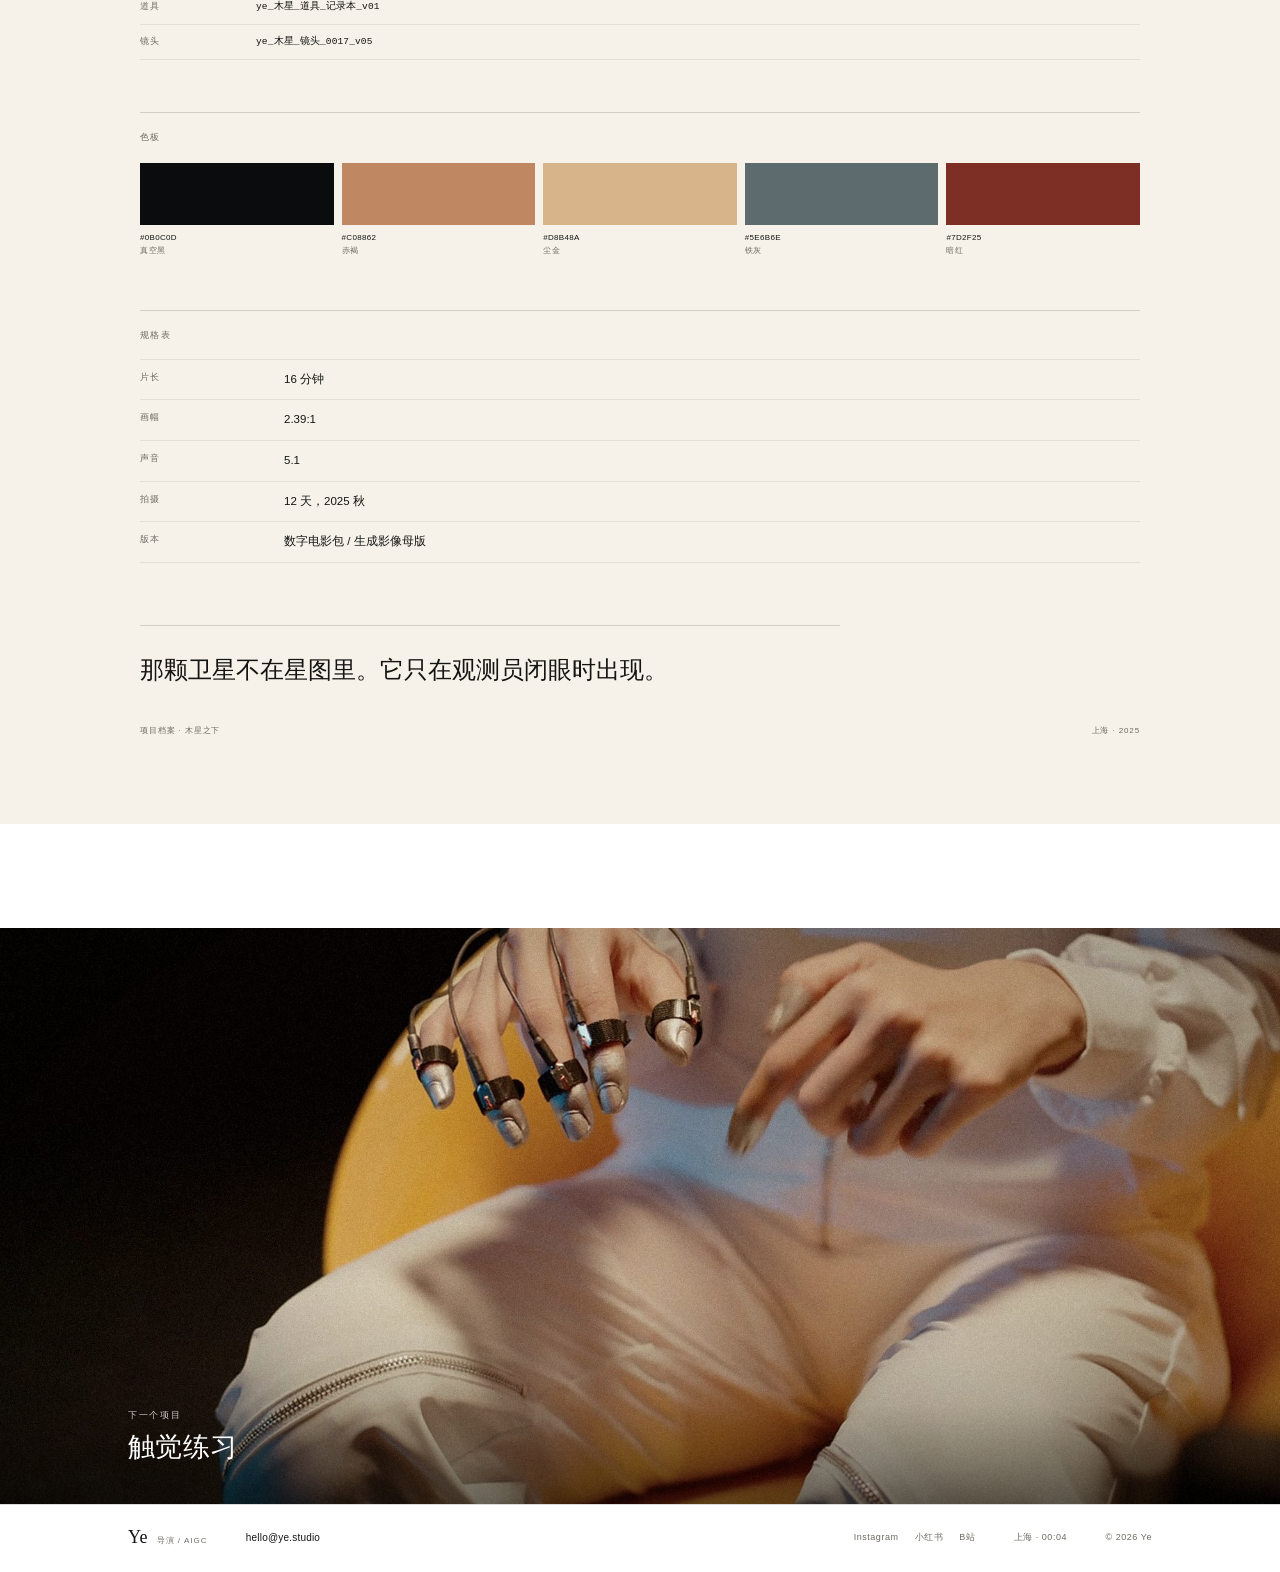
<file: work-muxing-zhixia.html>
<!doctype html>
<html lang="zh-CN" class="no-js">
<head>
<meta charset="utf-8">
<meta name="viewport" content="width=device-width, initial-scale=1">
<title>木星之下 — Ye</title>
<meta name="description" content="在木星轨道上，一名观测员开始记录一颗不存在的卫星。">
<meta name="author" content="Ye">
<meta name="theme-color" content="#ffffff">
<meta property="og:site_name" content="Ye">
<meta property="og:title" content="木星之下 — Ye">
<meta property="og:description" content="在木星轨道上，一名观测员开始记录一颗不存在的卫星。">
<meta property="og:type" content="website">
<link rel="icon" href="data:image/svg+xml,%3Csvg xmlns='http://www.w3.org/2000/svg' viewBox='0 0 64 64'%3E%3Crect width='64' height='64' fill='%23ffffff'/%3E%3Ctext x='32' y='44' text-anchor='middle' font-family='Songti SC,STSong,serif' font-size='34' fill='%23141413'%3EYe%3C/text%3E%3C/svg%3E">
<link rel="stylesheet" href="assets/css/style.css">
<script>document.documentElement.classList.remove('no-js');document.documentElement.classList.add('js');setTimeout(function(){if(window.__yeSiteBooted)return;document.querySelectorAll('[data-reveal-img]').forEach(function(image){image.classList.add('is-visible');var work=image.closest('.work');if(work){work.classList.add('is-caption-visible')}})},2400);</script>
</head>
<body class="page-work">
<a class="skip" href="#main">跳到内容</a>
<header class="site-header" data-header>
  <a class="brand" href="index.html" aria-label="Ye，首页">
    <span class="brand-mark" aria-hidden="true">京野</span>
    <span class="brand-line">
      <span class="brand-name">Ye</span>
      <span class="brand-role">导演 / AIGC</span>
    </span>
  </a>
  <nav class="nav" aria-label="主导航">
    <a href="index.html" aria-current="page">DIRECTING</a><a href="editing.html">EDITING +</a><a href="blog.html">BLOG</a><a href="about.html">ABOUT</a>
  </nav>
  <button class="menu-toggle" type="button" aria-expanded="false" aria-controls="mobile-menu" aria-label="打开菜单" data-menu-toggle>
    <span></span><span></span>
  </button>
</header>
<div class="mobile-menu" id="mobile-menu" aria-hidden="true" data-menu>
  <nav class="mobile-nav" aria-label="移动导航">
    <a href="index.html" aria-current="page">DIRECTING</a><a href="editing.html">EDITING +</a><a href="blog.html">BLOG</a><a href="about.html">ABOUT</a>
  </nav>
  <div class="mobile-foot">
    <a href="mailto:hello@ye.studio">hello@ye.studio</a>
    <p>上海 · <time data-clock>--:--</time></p>
    <p class="mobile-social"><a href="https://www.instagram.com/" target="_blank" rel="noopener noreferrer">Instagram</a><a href="https://www.xiaohongshu.com/" target="_blank" rel="noopener noreferrer">小红书</a><a href="https://www.bilibili.com/" target="_blank" rel="noopener noreferrer">B站</a></p>
  </div>
</div>
<main id="main">
<article>
  <header class="film-head">
    <div class="film-intro">
      <h1 class="film-title">木星之下</h1>
      <p class="film-short">在木星轨道上，一名观测员开始记录一颗不存在的卫星。</p>
      <p class="film-contact">项目合作与展映联络：<a href="mailto:hello@ye.studio">hello@ye.studio</a></p>
    </div>
  </header>

  <div class="player-wrap">
    <div class="player" data-player>
      <video src="assets/video/jupiter.mp4" poster="assets/img/jupiter-cover.jpg" muted loop playsinline preload="metadata" aria-label="《木星之下》片段"></video>
      <button class="player-poster-play" type="button" data-center-play aria-label="播放视频">
        <svg viewBox="0 0 32 32" aria-hidden="true"><path class="play-shape" d="M11 7.6 25 16 11 24.4Z"/></svg>
      </button>
      <div class="player-controls">
        <button class="pc-btn pc-play" type="button" data-playpause aria-label="播放">
          <svg class="icon-play" viewBox="0 0 14 14" aria-hidden="true"><path d="M3 1.8 12 7l-9 5.2Z"/></svg>
          <svg class="icon-pause" viewBox="0 0 14 14" aria-hidden="true"><path d="M4 2v10M10 2v10"/></svg>
        </button>
        <label class="pc-seek">
          <span class="sr-only">播放进度</span>
          <input type="range" min="0" max="1000" value="0" step="1" data-seek>
        </label>
        <span class="pc-time" data-time>00:00 / 00:00</span>
        <button class="pc-btn" type="button" data-mute aria-label="开启声音" aria-pressed="true">
          <svg class="icon-volume-on" viewBox="0 0 16 16" aria-hidden="true"><path d="M2.5 6h2L7 3.5v9L4.5 10h-2z"/><path d="M9.5 5.3c.9.8.9 4.6 0 5.4M11.7 3.5c1.8 1.8 1.8 7.2 0 9"/></svg>
          <svg class="icon-volume-off" viewBox="0 0 16 16" aria-hidden="true"><path d="M2.5 6h2L7 3.5v9L4.5 10h-2z"/><path d="m10 6 4 4m0-4-4 4"/></svg>
        </button>
        <button class="pc-btn" type="button" data-fullscreen aria-label="全屏">
          <svg viewBox="0 0 16 16" aria-hidden="true"><path d="M2 6V2h4M10 2h4v4M14 10v4h-4M6 14H2v-4"/></svg>
        </button>
      </div>
    </div>
  </div>

  <p class="film-credits">AIGC 影像 / 2025 / 16 分钟 · 导演 Ye · 编剧 Ye / 顾行 · 摄影 周野 · 剪辑 Ye · 声音 沈默 · 主演 苏行 · 2.39:1 / 5.1</p>

  <section class="dossier" aria-labelledby="dossier-title">
    <div class="dossier-inner">
      <div class="dossier-head">
        <div class="dossier-head-left"><span>项目档案</span><span class="dot" aria-hidden="true"></span><span>只读</span></div>
        <div class="dossier-head-right"><span>最后更新 2025.11.27</span><span>Ye / 导演</span></div>
      </div>

      <h2 class="dossier-title" id="dossier-title">木星之下</h2>
      <p class="dossier-intro">这是一部关于“看见”的电影。观测员每天记录同一片云带，直到某一天，云带也回过头来看他。我们想拍的不是宇宙的辽阔，而是凝视发生的那一刻。</p>
      <blockquote class="dossier-logline">“我们以为自己在下沉，其实是在被看见。”</blockquote>

      <figure class="dossier-wide">
        <img src="assets/img/jupiter-wide.jpg" alt="木星之下横幅剧照" loading="lazy">
        <figcaption class="dossier-caption"><span>《木星之下》· 云带观测 / 2025</span><span>21:9 剧照</span></figcaption>
      </figure>

      <div class="dossier-tools">
        <h2 class="dossier-label">制作工具</h2>
        <ul class="tool-list"><li>生成式云层模拟</li><li>天文数据可视化</li><li>大型遮幅绘景</li><li>低频环境声设计</li></ul>
      </div>

      <section class="dossier-section">
  <h2>01 · 缘起</h2>
  <div class="dossier-prose"><p>剧本来自一张木星云带的照片。那些涡旋看起来像指纹，也像一只闭着的眼睛。我们决定不拍飞船，只拍一个人如何被一颗行星慢慢占据。</p><p>“不存在的卫星”是观测员给自己找的锚点。他需要相信轨道上还有第二个东西，才能继续一个人待下去。</p></div>
</section><section class="dossier-section">
  <h2>02 · 世界</h2>
  <div class="dossier-prose"><p>观测站悬在木星阴影的边缘，每天有十七分钟照到太阳。其余时间，所有光都来自仪表和行星本身。</p><p>观测员的记录本里没有日期，只有云带的编号。他相信只要编号不断，时间就还在。</p></div>
</section><section class="dossier-section">
  <h2>03 · 视觉语言</h2>
  <div class="dossier-prose"><p>画面由三种尺度组成：皮肤的微距、观测窗的中景、云层的巨幅绘景。我们让它们共用同一种颗粒，让行星看起来像皮肤，也让皮肤看起来像地貌。</p><p>色彩从赤褐过渡到尘金，最后停在真空黑。红色只在观测员的瞳孔里出现。</p></div>
</section><section class="dossier-section">
  <h2>04 · 制作规格</h2>
  <div class="dossier-prose"><p>实拍 12 天，其中 4 天用于观测舱内的微距。云层由生成影像与手绘遮幅完成，最终在大银幕比例下重新校色；后期 11 周。</p></div>
</section>

      <section class="dossier-block" aria-labelledby="assets-title">
        <h2 class="dossier-label" id="assets-title">资产画布</h2>
        <div class="asset-grid"><figure>
    <img src="assets/img/jupiter-a1.jpg" alt="暗色观测舱" loading="lazy">
    <figcaption>场景 · 观测舱</figcaption>
  </figure><figure>
    <img src="assets/img/jupiter-a2.jpg" alt="木星云带" loading="lazy">
    <figcaption>画面 · 云带</figcaption>
  </figure><figure>
    <img src="assets/img/jupiter-a3.jpg" alt="圆形观测窗" loading="lazy">
    <figcaption>道具 · 观测窗</figcaption>
  </figure><figure>
    <img src="assets/img/jupiter-a4.jpg" alt="观测员在舱内的背影" loading="lazy">
    <figcaption>角色 · 观测员</figcaption>
  </figure></div>
      </section>

      <section class="dossier-block" aria-labelledby="naming-title">
        <h2 class="dossier-label" id="naming-title">命名约定</h2>
        <div class="naming-list"><div class="naming-row"><span>场景</span><span>ye_木星_场景_观测舱_v03</span></div><div class="naming-row"><span>画面</span><span>ye_木星_画面_云带_v07</span></div><div class="naming-row"><span>道具</span><span>ye_木星_道具_记录本_v01</span></div><div class="naming-row"><span>镜头</span><span>ye_木星_镜头_0017_v05</span></div></div>
      </section>

      <section class="dossier-block" aria-labelledby="palette-title">
        <h2 class="dossier-label" id="palette-title">色板</h2>
        <div class="palette"><div class="swatch">
      <div class="swatch-color" style="--swatch:#0B0C0D"></div>
      <p class="swatch-meta">#0B0C0D<span>真空黑</span></p>
    </div><div class="swatch">
      <div class="swatch-color" style="--swatch:#C08862"></div>
      <p class="swatch-meta">#C08862<span>赤褐</span></p>
    </div><div class="swatch">
      <div class="swatch-color" style="--swatch:#D8B48A"></div>
      <p class="swatch-meta">#D8B48A<span>尘金</span></p>
    </div><div class="swatch">
      <div class="swatch-color" style="--swatch:#5E6B6E"></div>
      <p class="swatch-meta">#5E6B6E<span>铁灰</span></p>
    </div><div class="swatch">
      <div class="swatch-color" style="--swatch:#7D2F25"></div>
      <p class="swatch-meta">#7D2F25<span>暗红</span></p>
    </div></div>
      </section>

      <section class="dossier-block" aria-labelledby="specs-title">
        <h2 class="dossier-label" id="specs-title">规格表</h2>
        <dl class="spec-list"><div class="spec-row"><dt>片长</dt><dd>16 分钟</dd></div><div class="spec-row"><dt>画幅</dt><dd>2.39:1</dd></div><div class="spec-row"><dt>声音</dt><dd>5.1</dd></div><div class="spec-row"><dt>拍摄</dt><dd>12 天，2025 秋</dd></div><div class="spec-row"><dt>版本</dt><dd>数字电影包 / 生成影像母版</dd></div></dl>
      </section>

      <p class="dossier-closing">那颗卫星不在星图里。它只在观测员闭眼时出现。</p>
      <div class="dossier-sign"><span>项目档案 · 木星之下</span><span>上海 · 2025</span></div>
    </div>
  </section>

  <a class="next-project" href="work-chujue-lianxi.html" aria-label="下一个项目，触觉练习">
    <img src="assets/img/touch-cover.jpg" alt="触觉练习剧照" loading="lazy" style="--position:50% 48%">
    <span class="next-caption">
      <span class="next-kicker">下一个项目</span>
      <span class="next-title">触觉练习</span>
    </span>
  </a>
</article>
</main>
<footer class="site-footer">
  <div class="footer-row">
    <a class="footer-brand" href="index.html" aria-label="Ye，回到首页">
      <span class="name">Ye</span>
      <span class="role">导演 / AIGC</span>
    </a>
    <a class="footer-email" href="mailto:hello@ye.studio">hello@ye.studio</a>
    <div class="footer-social" aria-label="社交平台">
      <a href="https://www.instagram.com/" target="_blank" rel="noopener noreferrer">Instagram</a>
      <a href="https://www.xiaohongshu.com/" target="_blank" rel="noopener noreferrer">小红书</a>
      <a href="https://www.bilibili.com/" target="_blank" rel="noopener noreferrer">B站</a>
    </div>
    <span class="footer-city">上海 · <time data-clock>--:--</time></span>
    <span class="footer-copy">© 2026 Ye</span>
  </div>
</footer>
<script src="assets/js/site.js" defer></script>
</body>
</html>
</file>
<file: assets/css/style.css>
/* =========================================================
   Ye — 导演 / AIGC
   A quiet, white, editorial film catalogue.
   ========================================================= */

:root {
  --bg: #ffffff;
  --ink: #141413;
  --muted: #6f6b64;
  --line: rgba(20, 20, 19, 0.16);
  --line-soft: rgba(20, 20, 19, 0.08);
  --accent: #d24a2f;
  --paper: #f6f2e9;
  --header-h: 152px;
  --gutter: 10vw;
  --serif: "Songti SC", "STSong", "Songti TC", "Noto Serif SC", "Source Han Serif SC", "SimSun", serif;
  --sans: "PingFang SC", "Hiragino Sans GB", "Noto Sans SC", "Microsoft YaHei", sans-serif;
  --latin: "Helvetica Neue", "HelveticaNeue", Helvetica, Arial, sans-serif;
}

*,
*::before,
*::after {
  box-sizing: border-box;
}

html {
  -webkit-text-size-adjust: 100%;
}

body {
  display: flex;
  flex-direction: column;
  min-height: 100vh;
  margin: 0;
  background: var(--bg);
  color: var(--ink);
  font-family: var(--sans);
  font-size: 14px;
  font-weight: 400;
  line-height: 1.75;
  -webkit-font-smoothing: antialiased;
  -moz-osx-font-smoothing: grayscale;
  overflow-x: hidden;
}

body.menu-open {
  overflow: hidden;
}

h1,
h2,
h3,
p,
figure,
blockquote,
dl,
dd,
ol,
ul {
  margin: 0;
}

ol,
ul {
  padding: 0;
  list-style: none;
}

img,
video {
  display: block;
  max-width: 100%;
}

a {
  color: inherit;
  text-decoration: none;
  transition: color 0.2s ease;
}

button {
  margin: 0;
  padding: 0;
  border: 0;
  border-radius: 0;
  background: none;
  color: inherit;
  font: inherit;
  cursor: pointer;
}

::selection {
  background: var(--accent);
  color: #fff;
}

:focus-visible {
  outline: 1px solid var(--accent);
  outline-offset: 4px;
}

.sr-only {
  position: absolute;
  width: 1px;
  height: 1px;
  padding: 0;
  margin: -1px;
  overflow: hidden;
  clip: rect(0, 0, 0, 0);
  white-space: nowrap;
  border: 0;
}

.skip {
  position: fixed;
  top: -100px;
  left: var(--gutter);
  z-index: 300;
  padding: 10px 14px;
  background: var(--ink);
  color: #fff;
  font-size: 10px;
  letter-spacing: 0.08em;
  transition: top 0.2s ease;
}

.skip:focus {
  top: 12px;
}

.dot {
  display: inline-block;
  width: 4px;
  height: 4px;
  border-radius: 50%;
  background: var(--accent);
}

/* =========================================================
   header
   ========================================================= */

.site-header {
  position: fixed;
  inset: 0 0 auto 0;
  z-index: 100;
  display: flex;
  align-items: center;
  justify-content: space-between;
  height: var(--header-h);
  padding: 0 var(--gutter);
  background: var(--bg);
  border-bottom: 1px solid transparent;
  transition: border-color 0.2s ease;
}

.site-header.is-scrolled {
  border-bottom-color: var(--line);
}

.brand {
  display: inline-flex;
  flex-direction: column;
  align-items: flex-start;
  justify-content: center;
  gap: 0;
  padding-top: 8px;
  color: var(--ink);
  line-height: 1;
}

.brand-mark {
  align-self: center;
  color: #e8e7e3;
  font-family: "Kaiti SC", "STKaiti", "KaiTi", "Songti SC", "STSong", serif;
  font-size: 130px;
  font-weight: 700;
  line-height: 0.64;
  letter-spacing: -0.12em;
  -webkit-text-stroke: 2px #e8e7e3;
  pointer-events: none;
  user-select: none;
}

.brand-line {
  display: flex;
  align-items: flex-end;
  align-self: center;
  gap: 13px;
  margin-top: -9px;
}

.brand-name {
  font-family: var(--latin);
  font-size: 38px;
  font-style: normal;
  font-weight: 700;
  line-height: 0.9;
  letter-spacing: 0.01em;
}

.brand-role {
  padding-bottom: 2px;
  font-family: var(--sans);
  font-size: 10.5px;
  font-weight: 400;
  line-height: 1;
  letter-spacing: 0.1em;
  color: var(--muted);
  white-space: nowrap;
}

.nav {
  display: flex;
  align-items: center;
  gap: clamp(26px, 2.4vw, 40px);
}

.nav a {
  padding: 7px 0;
  color: #999999;
  font-family: var(--latin);
  font-size: 14px;
  font-weight: 400;
  line-height: 1;
  letter-spacing: 0.07em;
  text-transform: uppercase;
  white-space: nowrap;
}

.nav a:hover {
  color: var(--accent);
}

.nav a[aria-current="page"] {
  color: var(--ink);
}

.nav a[aria-current="page"]:hover {
  color: var(--ink);
}

.menu-toggle {
  display: none;
  position: relative;
  z-index: 120;
  width: 34px;
  height: 34px;
  align-items: center;
  justify-content: flex-end;
  flex-direction: column;
  gap: 6px;
}

.menu-toggle span {
  display: block;
  width: 19px;
  height: 1px;
  background: var(--ink);
}

body.menu-open .menu-toggle span:first-child {
  transform: translateY(3.5px) rotate(45deg);
}

body.menu-open .menu-toggle span:last-child {
  transform: translateY(-3.5px) rotate(-45deg);
}

.mobile-menu {
  position: fixed;
  inset: 0;
  z-index: 90;
  display: flex;
  flex-direction: column;
  justify-content: space-between;
  padding: calc(var(--header-h) + 52px) var(--gutter) 30px;
  background: var(--bg);
  opacity: 0;
  visibility: hidden;
  transition: opacity 0.24s ease, visibility 0.24s ease;
}

body.menu-open .mobile-menu {
  opacity: 1;
  visibility: visible;
}

body.menu-open .site-header {
  border-bottom-color: transparent;
}

.mobile-nav {
  display: flex;
  flex-direction: column;
  border-top: 1px solid var(--line);
}

.mobile-nav a {
  padding: 17px 0 15px;
  border-bottom: 1px solid var(--line);
  color: #999999;
  font-family: var(--latin);
  font-size: clamp(24px, 6.8vw, 34px);
  font-weight: 400;
  line-height: 1.15;
  letter-spacing: 0.04em;
  text-transform: uppercase;
}

.mobile-nav a[aria-current="page"] {
  color: var(--ink);
}

.mobile-foot {
  display: flex;
  flex-direction: column;
  align-items: flex-start;
  gap: 9px;
  color: var(--muted);
  font-size: 9.5px;
  line-height: 1.6;
  letter-spacing: 0.1em;
}

.mobile-foot a {
  color: var(--ink);
  font-family: var(--latin);
  font-size: 13px;
  letter-spacing: 0.02em;
}

.mobile-foot a:hover {
  color: var(--accent);
}

.mobile-social {
  display: flex;
  gap: 16px;
}

/* =========================================================
   shell
   ========================================================= */

main {
  flex: 1 0 auto;
  padding-top: var(--header-h);
}

.eyebrow {
  display: flex;
  align-items: center;
  gap: 9px;
  color: var(--muted);
  font-size: 9px;
  line-height: 1.6;
  letter-spacing: 0.17em;
}

.section-line {
  display: flex;
  align-items: baseline;
  justify-content: space-between;
  gap: 24px;
  padding-bottom: 14px;
  border-bottom: 1px solid var(--line);
  color: var(--muted);
  font-size: 9px;
  line-height: 1.6;
  letter-spacing: 0.16em;
}

/* =========================================================
   directing — full-bleed work stream
   ========================================================= */

.works {
  display: flex;
  flex-direction: column;
  gap: 8px;
  background: var(--bg);
}

.work {
  position: relative;
  display: block;
  width: 100%;
  height: 70vh;
  overflow: hidden;
  background: #111110;
  color: #fff;
}

.work::after {
  content: "";
  position: absolute;
  inset: auto 0 0 0;
  z-index: 1;
  height: 48%;
  background: linear-gradient(
    to top,
    rgba(0, 0, 0, 0.6) 0%,
    rgba(0, 0, 0, 0.32) 32%,
    rgba(0, 0, 0, 0.08) 62%,
    rgba(0, 0, 0, 0) 100%
  );
  pointer-events: none;
}

.work img {
  width: 100%;
  height: 100%;
  object-fit: cover;
  object-position: var(--position, center);
}

.js .work img[data-reveal-img] {
  opacity: 0;
  transition: opacity 0.28s ease;
}

.js .work img[data-reveal-img].is-visible {
  opacity: 1;
}

.work-caption {
  position: absolute;
  left: var(--gutter);
  bottom: 120px;
  z-index: 2;
  max-width: calc(100% - (var(--gutter) * 2));
  color: #fff;
  font-family: var(--sans);
  font-size: 28px;
  font-weight: 400;
  line-height: 1.3;
  letter-spacing: 0.2em;
}

.js .work-caption {
  opacity: 0;
  transition: opacity 1s ease;
}

.js .work.is-caption-visible .work-caption {
  opacity: 1;
}

.page-home .works {
  animation: home-emerge 1s cubic-bezier(0.4, 0, 0.2, 1) both;
}

.page-home .site-header .brand,
.page-home .site-header .nav,
.page-home .site-header .menu-toggle {
  animation: home-header-in 0.8s ease both;
}

@keyframes home-emerge {
  from {
    opacity: 0;
    transform: translateY(10px);
  }
  to {
    opacity: 1;
    transform: translateY(0);
  }
}

@keyframes home-header-in {
  from { opacity: 0; }
  to { opacity: 1; }
}

.work:focus-visible {
  outline-color: #fff;
  outline-offset: -5px;
}

/* =========================================================
   footer
   ========================================================= */

.site-footer {
  padding: 23px var(--gutter) 25px;
  border-top: 1px solid var(--line);
  background: var(--bg);
}

.footer-row {
  display: grid;
  grid-template-columns: auto minmax(110px, 1fr) auto auto auto;
  align-items: center;
  gap: clamp(18px, 3vw, 48px);
  color: var(--muted);
  font-size: 9px;
  line-height: 1.7;
  letter-spacing: 0.06em;
}

.footer-brand {
  display: inline-flex;
  align-items: baseline;
  gap: 9px;
  white-space: nowrap;
}

.footer-brand .name {
  color: var(--ink);
  font-family: var(--serif);
  font-size: 18px;
  font-weight: 500;
  line-height: 1;
  letter-spacing: 0.01em;
}

.footer-brand .role {
  color: var(--muted);
  font-size: 8px;
  letter-spacing: 0.12em;
}

.footer-email {
  justify-self: start;
  color: var(--ink);
  font-family: var(--latin);
  font-size: 10px;
  letter-spacing: 0.02em;
}

.footer-email:hover,
.footer-social a:hover {
  color: var(--accent);
}

.footer-social {
  display: flex;
  align-items: center;
  gap: 16px;
  white-space: nowrap;
}

.footer-social a {
  color: var(--muted);
}

.footer-city,
.footer-copy {
  white-space: nowrap;
}

.footer-city {
  font-variant-numeric: tabular-nums;
}

.footer-copy {
  text-align: right;
}

/* =========================================================
   film detail — header
   ========================================================= */

.film-head {
  padding: 38px var(--gutter) 0;
  text-align: center;
}

.film-intro {
  max-width: 1000px;
  margin: 0 auto;
}

.film-title {
  color: var(--ink);
  font-family: var(--serif);
  font-size: clamp(28px, 2.25vw, 34px);
  font-style: normal;
  font-weight: 500;
  line-height: 1.3;
  letter-spacing: 0.18em;
  text-indent: 0.18em;
}

.film-short {
  max-width: 1000px;
  margin: 38px auto 0;
  color: var(--ink);
  font-size: 15px;
  line-height: 1.9;
  text-align: center;
}

.film-contact {
  margin: 30px auto 0;
  color: var(--ink);
  font-size: 14px;
  line-height: 1.8;
  letter-spacing: 0.015em;
  text-align: center;
}

.film-contact a {
  color: var(--muted);
}

.film-contact a:hover {
  color: var(--accent);
}

.film-credits {
  max-width: 1100px;
  margin: 16px auto 0;
  padding: 0 var(--gutter);
  color: var(--muted);
  font-size: 8.5px;
  line-height: 1.8;
  letter-spacing: 0.055em;
  text-align: center;
}

/* A quiet, staggered entrance for the project page. */

.page-work .film-title,
.page-work .film-short,
.page-work .film-contact,
.page-work .film-credits,
.page-work .player-wrap {
  animation: detail-emerge 1.2s cubic-bezier(0.4, 0, 0.2, 1) both;
}

.page-work .film-title { animation-delay: 0.05s; }
.page-work .film-short { animation-delay: 0.15s; }
.page-work .film-contact { animation-delay: 0.27s; }
.page-work .player-wrap {
  animation-delay: 0.38s;
  animation-duration: 1.35s;
  --scale-from: 0.985;
  --rise: 10px;
}
.page-work .film-credits { animation-delay: 0.7s; }

@keyframes detail-emerge {
  from {
    opacity: 0;
    transform: translateY(var(--rise, 8px)) scale(var(--scale-from, 0.98));
  }
  to {
    opacity: 1;
    transform: translateY(0) scale(1);
  }
}

/* =========================================================
   player
   ========================================================= */

.player-wrap {
  width: min(84vw, 1440px);
  margin: 72px auto 0;
}

.player {
  position: relative;
  width: 100%;
  aspect-ratio: 16 / 9;
  overflow: hidden;
  background: #000;
}

.player video {
  width: 100%;
  height: 100%;
  object-fit: cover;
  background: #000;
}

.player-controls {
  position: absolute;
  inset: auto 0 0 0;
  z-index: 3;
  display: flex;
  align-items: center;
  gap: 14px;
  height: 46px;
  padding: 0 16px;
  background: linear-gradient(to top, rgba(0, 0, 0, 0.64), rgba(0, 0, 0, 0));
  color: #fff;
  transition: opacity 0.2s ease, visibility 0.2s ease;
}

.player:not(.is-playing) .player-controls {
  opacity: 0;
  visibility: hidden;
}

.player:not(.is-playing):hover .player-controls,
.player:not(.is-playing):focus-within .player-controls {
  opacity: 1;
  visibility: visible;
}

.player-poster-play {
  position: absolute;
  top: 50%;
  left: 50%;
  z-index: 2;
  display: flex;
  align-items: center;
  justify-content: center;
  width: 78px;
  height: 78px;
  color: #fff;
  transform: translate(-50%, -50%);
  transition: opacity 0.2s ease, visibility 0.2s ease;
}

.player-poster-play svg {
  width: 36px;
  height: 36px;
}

.player-poster-play .play-shape {
  fill: #fff;
  stroke: rgba(0, 0, 0, 0.26);
  stroke-width: 1;
}

.player-poster-play:hover {
  opacity: 0.78;
}

.player.is-playing .player-poster-play {
  opacity: 0;
  visibility: hidden;
  pointer-events: none;
}

.pc-btn {
  display: inline-flex;
  align-items: center;
  justify-content: center;
  flex: none;
  width: 22px;
  height: 22px;
  color: rgba(255, 255, 255, 0.9);
  transition: color 0.2s ease;
}

.pc-btn:hover {
  color: #fff;
}

.pc-btn svg {
  display: block;
  width: 13px;
  height: 13px;
  fill: none;
  stroke: currentColor;
  stroke-width: 1.4;
  stroke-linecap: round;
  stroke-linejoin: round;
}

.pc-btn .icon-pause,
.player.is-playing .pc-btn .icon-play {
  display: none;
}

.player.is-playing .pc-btn .icon-pause {
  display: block;
}

.pc-btn .icon-volume-off,
.player.is-muted .pc-btn .icon-volume-on {
  display: none;
}

.player.is-muted .pc-btn .icon-volume-off {
  display: block;
}

.pc-play .icon-play {
  fill: currentColor;
  stroke: none;
}

.pc-play .icon-pause {
  fill: none;
  stroke: currentColor;
  stroke-width: 2;
}

.pc-seek {
  display: flex;
  align-items: center;
  flex: 1 1 auto;
  min-width: 40px;
  height: 22px;
}

.pc-seek input {
  width: 100%;
  height: 1px;
  margin: 0;
  padding: 0;
  border: 0;
  outline: 0;
  background: rgba(255, 255, 255, 0.28);
  cursor: pointer;
  -webkit-appearance: none;
  appearance: none;
}

.pc-seek input::-webkit-slider-runnable-track {
  height: 1px;
  background: transparent;
}

.pc-seek input::-webkit-slider-thumb {
  width: 5px;
  height: 5px;
  margin-top: -2px;
  border: 0;
  border-radius: 0;
  background: #fff;
  -webkit-appearance: none;
  appearance: none;
}

.pc-seek input::-moz-range-track {
  height: 1px;
  background: transparent;
}

.pc-seek input::-moz-range-thumb {
  width: 5px;
  height: 5px;
  border: 0;
  border-radius: 0;
  background: #fff;
}

.pc-time {
  flex: none;
  color: rgba(255, 255, 255, 0.82);
  font-family: var(--latin);
  font-size: 9px;
  line-height: 1;
  letter-spacing: 0.04em;
  font-variant-numeric: tabular-nums;
  white-space: nowrap;
}

.player:fullscreen {
  width: 100vw;
  height: 100vh;
  aspect-ratio: auto;
}

.player:fullscreen video {
  object-fit: contain;
}

/* =========================================================
   project dossier
   ========================================================= */

.dossier {
  margin-top: 104px;
  padding: 0 var(--gutter) 86px;
  background: var(--paper);
}

.dossier-inner {
  width: min(100%, 1000px);
  margin: 0 auto;
  padding-top: 60px;
}

.dossier-head {
  display: flex;
  align-items: center;
  justify-content: space-between;
  gap: 24px;
  padding-bottom: 14px;
  border-bottom: 1px solid var(--line);
  color: var(--muted);
  font-size: 8.5px;
  line-height: 1.7;
  letter-spacing: 0.14em;
}

.dossier-head-left {
  display: flex;
  align-items: center;
  gap: 12px;
}

.dossier-head-right {
  display: flex;
  align-items: center;
  gap: 12px;
  text-align: right;
}

.dossier-title {
  margin-top: 30px;
  font-family: var(--serif);
  font-size: clamp(34px, 3.1vw, 44px);
  font-weight: 500;
  line-height: 1.2;
  letter-spacing: 0.005em;
}

.dossier-intro {
  max-width: 740px;
  margin-top: 20px;
  color: var(--ink);
  font-size: 14px;
  line-height: 2;
}

.dossier-logline {
  max-width: 820px;
  margin-top: 50px;
  padding: 31px 0 30px;
  border-top: 1px solid var(--line);
  border-bottom: 1px solid var(--line);
  color: var(--ink);
  font-family: var(--serif);
  font-size: clamp(23px, 2.2vw, 30px);
  font-weight: 400;
  line-height: 1.58;
  letter-spacing: 0.01em;
}

.dossier-wide {
  margin-top: 34px;
}

.dossier-wide img {
  width: 100%;
  aspect-ratio: 21 / 9;
  object-fit: cover;
}

.dossier-caption {
  display: flex;
  justify-content: space-between;
  gap: 24px;
  margin-top: 8px;
  color: var(--muted);
  font-size: 8px;
  line-height: 1.6;
  letter-spacing: 0.09em;
}

.dossier-tools {
  display: grid;
  grid-template-columns: 150px minmax(0, 1fr);
  gap: 28px;
  margin-top: 50px;
  padding-top: 16px;
  border-top: 1px solid var(--line);
}

.dossier-label {
  color: var(--muted);
  font-size: 9px;
  font-weight: 400;
  line-height: 1.8;
  letter-spacing: 0.15em;
}

.tool-list {
  display: grid;
  grid-template-columns: 1fr 1fr;
  gap: 0 32px;
}

.tool-list li {
  padding: 7px 0;
  border-bottom: 1px solid var(--line-soft);
  color: var(--ink);
  font-size: 11.5px;
  line-height: 1.7;
}

.dossier-section {
  display: grid;
  grid-template-columns: 150px minmax(0, 1fr);
  gap: 28px;
  padding: 27px 0 28px;
  border-bottom: 1px solid var(--line);
}

.dossier-section:first-of-type {
  margin-top: 34px;
  border-top: 1px solid var(--line);
}

.dossier-section h2 {
  color: var(--muted);
  font-family: var(--sans);
  font-size: 9px;
  font-weight: 400;
  line-height: 1.8;
  letter-spacing: 0.15em;
}

.dossier-prose {
  max-width: 650px;
  color: var(--ink);
  font-size: 13px;
  line-height: 1.95;
}

.dossier-prose p + p {
  margin-top: 12px;
}

.dossier-block {
  margin-top: 52px;
  padding-top: 16px;
  border-top: 1px solid var(--line);
}

.asset-grid {
  display: grid;
  grid-template-columns: repeat(4, minmax(0, 1fr));
  gap: 8px;
  margin-top: 17px;
}

.asset-grid figure {
  min-width: 0;
}

.asset-grid img {
  width: 100%;
  aspect-ratio: 4 / 3;
  object-fit: cover;
  background: #e7e1d5;
}

.asset-grid figcaption {
  margin-top: 6px;
  color: var(--muted);
  font-size: 8px;
  line-height: 1.6;
  letter-spacing: 0.08em;
}

.naming-list {
  margin-top: 16px;
  border-top: 1px solid var(--line-soft);
}

.naming-row {
  display: grid;
  grid-template-columns: 92px minmax(0, 1fr);
  gap: 24px;
  padding: 9px 0;
  border-bottom: 1px solid var(--line-soft);
  color: var(--ink);
  font-family: "SFMono-Regular", Consolas, "Liberation Mono", Menlo, monospace;
  font-size: 9.5px;
  line-height: 1.7;
  letter-spacing: 0.015em;
}

.naming-row span:first-child {
  color: var(--muted);
  font-family: var(--sans);
  font-size: 9px;
  letter-spacing: 0.1em;
}

.palette {
  display: grid;
  grid-template-columns: repeat(5, minmax(0, 1fr));
  gap: 8px;
  margin-top: 17px;
}

.swatch {
  min-width: 0;
}

.swatch-color {
  height: 62px;
  background: var(--swatch);
}

.swatch-meta {
  margin-top: 6px;
  color: var(--ink);
  font-family: var(--latin);
  font-size: 8px;
  line-height: 1.7;
  letter-spacing: 0.04em;
}

.swatch-meta span {
  display: block;
  color: var(--muted);
  font-family: var(--sans);
  letter-spacing: 0.08em;
}

.spec-list {
  margin-top: 16px;
  border-top: 1px solid var(--line-soft);
}

.spec-row {
  display: grid;
  grid-template-columns: 120px minmax(0, 1fr);
  gap: 24px;
  padding: 10px 0;
  border-bottom: 1px solid var(--line-soft);
  color: var(--ink);
  font-size: 11.5px;
  line-height: 1.7;
}

.spec-row dt {
  color: var(--muted);
  font-size: 9px;
  letter-spacing: 0.1em;
}

.dossier-closing {
  max-width: 700px;
  margin-top: 62px;
  padding-top: 23px;
  border-top: 1px solid var(--line);
  color: var(--ink);
  font-family: var(--serif);
  font-size: clamp(20px, 1.9vw, 26px);
  font-weight: 400;
  line-height: 1.7;
}

.dossier-sign {
  display: flex;
  justify-content: space-between;
  gap: 24px;
  margin-top: 34px;
  color: var(--muted);
  font-size: 8px;
  line-height: 1.7;
  letter-spacing: 0.11em;
}

/* =========================================================
   next project
   ========================================================= */

.next-project {
  position: relative;
  display: block;
  width: 100%;
  height: 64vh;
  min-height: 380px;
  margin-top: 104px;
  overflow: hidden;
  background: #111110;
  color: #fff;
}

.next-project::after {
  content: "";
  position: absolute;
  inset: auto 0 0 0;
  z-index: 1;
  height: 38%;
  background: linear-gradient(
    to top,
    rgba(0, 0, 0, 0.46) 0%,
    rgba(0, 0, 0, 0.12) 45%,
    rgba(0, 0, 0, 0) 100%
  );
  pointer-events: none;
}

.next-project img {
  width: 100%;
  height: 100%;
  object-fit: cover;
  object-position: var(--position, center);
}

.next-caption {
  position: absolute;
  left: var(--gutter);
  bottom: 38px;
  z-index: 2;
}

.next-kicker {
  display: block;
  color: rgba(255, 255, 255, 0.78);
  font-size: 9px;
  line-height: 1.6;
  letter-spacing: 0.19em;
}

.next-title {
  display: block;
  margin-top: 7px;
  color: #fff;
  font-family: var(--serif);
  font-size: clamp(23px, 2.1vw, 30px);
  font-weight: 400;
  line-height: 1.35;
  letter-spacing: 0.01em;
}

.next-project:hover .next-title {
  color: var(--accent);
}

.next-project:focus-visible {
  outline-color: #fff;
  outline-offset: -5px;
}

/* =========================================================
   editing — a quiet chronological index
   ========================================================= */

.editing-page {
  padding: 43px var(--gutter) 84px;
}

.edit-index {
  margin-top: 0;
}

.edit-row {
  display: grid;
  grid-template-columns: 65px minmax(0, 1.25fr) minmax(110px, 0.72fr) minmax(100px, 0.62fr) 46px;
  gap: 24px;
  align-items: baseline;
  padding: 19px 0 20px;
  border-bottom: 1px solid var(--line);
}

.edit-row:first-child {
  border-top: 1px solid var(--line);
}

.edit-year,
.edit-duration {
  color: var(--muted);
  font-family: var(--latin);
  font-size: 9px;
  line-height: 1.7;
  letter-spacing: 0.08em;
  font-variant-numeric: tabular-nums;
}

.edit-title {
  font-family: var(--serif);
  font-size: 20px;
  font-weight: 400;
  line-height: 1.45;
  letter-spacing: 0.01em;
}

.edit-role,
.edit-kind {
  color: var(--muted);
  font-size: 10px;
  line-height: 1.7;
  letter-spacing: 0.05em;
}

.edit-duration {
  text-align: right;
}

a.edit-row:hover .edit-title {
  color: var(--accent);
}

/* =========================================================
   journal index
   ========================================================= */

.journal-page {
  padding: 43px var(--gutter) 92px;
}

.journal-grid {
  display: grid;
  grid-template-columns: repeat(2, minmax(0, 1fr));
  gap: clamp(32px, 4.5vw, 64px);
  margin-top: 42px;
}

.journal-entry {
  display: block;
  min-width: 0;
}

.journal-cover {
  aspect-ratio: 16 / 10;
  overflow: hidden;
  background: #efede8;
}

.journal-cover img {
  width: 100%;
  height: 100%;
  object-fit: cover;
}

.js .journal-cover img[data-reveal-img] {
  opacity: 0;
  transition: opacity 0.28s ease;
}

.js .journal-cover img[data-reveal-img].is-visible {
  opacity: 1;
}

.journal-meta {
  display: flex;
  justify-content: space-between;
  gap: 20px;
  margin-top: 16px;
  color: var(--muted);
  font-size: 8.5px;
  line-height: 1.6;
  letter-spacing: 0.1em;
}

.journal-title {
  margin-top: 8px;
  font-family: var(--serif);
  font-size: clamp(21px, 1.85vw, 26px);
  font-weight: 400;
  line-height: 1.45;
  letter-spacing: 0.005em;
}

.journal-entry:hover .journal-title {
  color: var(--accent);
}

.journal-excerpt {
  max-width: 38ch;
  margin-top: 7px;
  color: var(--muted);
  font-size: 12px;
  line-height: 1.85;
}

/* =========================================================
   article
   ========================================================= */

.article-page {
  padding: 43px var(--gutter) 94px;
}

.article {
  width: min(100%, 1000px);
  margin: 0 auto;
}

.article-top {
  display: flex;
  align-items: baseline;
  justify-content: space-between;
  gap: 24px;
}

.article-meta {
  margin-top: 43px;
  color: var(--muted);
  font-size: 8.5px;
  line-height: 1.7;
  letter-spacing: 0.12em;
}

.article-title {
  max-width: 900px;
  margin-top: 10px;
  font-family: var(--serif);
  font-size: clamp(38px, 4.3vw, 60px);
  font-weight: 500;
  line-height: 1.18;
  letter-spacing: 0.005em;
}

.article-dek {
  max-width: 600px;
  margin-top: 15px;
  color: var(--muted);
  font-size: 13px;
  line-height: 1.8;
}

.article-cover {
  margin-top: 38px;
}

.article-cover img {
  width: 100%;
  aspect-ratio: 16 / 10;
  object-fit: cover;
}

.article-caption {
  margin-top: 8px;
  color: var(--muted);
  font-size: 8px;
  line-height: 1.6;
  letter-spacing: 0.09em;
}

.article-body {
  width: min(100%, 680px);
  margin: 54px auto 0;
  color: var(--ink);
  font-family: var(--serif);
  font-size: 18.5px;
  font-weight: 400;
  line-height: 2;
  letter-spacing: 0.004em;
}

.article-body p + p {
  margin-top: 1.15em;
}

.article-body h2 {
  margin: 2.1em 0 0.65em;
  color: var(--ink);
  font-family: var(--serif);
  font-size: 24px;
  font-weight: 500;
  line-height: 1.55;
  letter-spacing: 0.005em;
}

.article-body blockquote {
  margin: 2.2em 0;
  padding-left: 22px;
  border-left: 1px solid var(--line);
  color: var(--muted);
  font-family: var(--serif);
  font-size: 21px;
  line-height: 1.8;
}

.article-end {
  display: flex;
  align-items: baseline;
  justify-content: space-between;
  gap: 24px;
  margin-top: 68px;
  padding-top: 14px;
  border-top: 1px solid var(--line);
  color: var(--muted);
  font-size: 10px;
  line-height: 1.7;
  letter-spacing: 0.05em;
}

.article-end a:hover {
  color: var(--accent);
}

/* =========================================================
   about
   ========================================================= */

.about-page {
  padding: 58px var(--gutter) 94px;
}

.about-lead {
  max-width: 1180px;
}

.about-kicker {
  color: var(--muted);
  font-size: 9px;
  line-height: 1.6;
  letter-spacing: 0.17em;
}

.about-statement {
  max-width: 13em;
  margin-top: 28px;
  font-family: var(--serif);
  font-size: clamp(52px, 6.1vw, 92px);
  font-weight: 400;
  line-height: 1.24;
  letter-spacing: 0.005em;
}

.about-main {
  display: grid;
  grid-template-columns: minmax(250px, 340px) minmax(0, 1fr);
  gap: clamp(48px, 8vw, 130px);
  align-items: start;
  margin-top: 86px;
}

.identity-card {
  aspect-ratio: 3 / 4;
  padding: 23px;
  border: 1px solid var(--line);
  background: var(--bg);
  display: flex;
  flex-direction: column;
  justify-content: space-between;
}

.identity-top,
.identity-bottom {
  display: flex;
  align-items: baseline;
  justify-content: space-between;
  gap: 14px;
  color: var(--muted);
  font-size: 8px;
  line-height: 1.6;
  letter-spacing: 0.13em;
}

.identity-mark {
  font-family: var(--serif);
  font-size: clamp(82px, 8.5vw, 126px);
  font-style: normal;
  font-weight: 500;
  line-height: 0.8;
  letter-spacing: -0.025em;
}

.identity-role {
  color: var(--ink);
  font-size: 11px;
  letter-spacing: 0.11em;
}

.about-copy {
  max-width: 630px;
  padding-top: 3px;
}

.about-copy p {
  color: var(--ink);
  font-size: 14px;
  line-height: 1.95;
}

.about-copy p + p {
  margin-top: 20px;
}

.about-facts {
  display: grid;
  grid-template-columns: repeat(3, minmax(0, 1fr));
  gap: 18px;
  margin-top: 34px;
  padding-top: 14px;
  border-top: 1px solid var(--line);
}

.about-facts span {
  display: block;
  color: var(--muted);
  font-size: 8px;
  line-height: 1.6;
  letter-spacing: 0.12em;
}

.about-facts p {
  margin-top: 4px;
  color: var(--ink);
  font-size: 11px;
  line-height: 1.7;
}

.about-method {
  margin-top: 100px;
  padding-top: 17px;
  border-top: 1px solid var(--line);
}

.method-grid {
  display: grid;
  grid-template-columns: repeat(3, minmax(0, 1fr));
  gap: 34px;
  margin-top: 28px;
}

.method-item {
  padding-top: 13px;
  border-top: 1px solid var(--line);
}

.method-no {
  color: var(--muted);
  font-size: 8.5px;
  line-height: 1.6;
  letter-spacing: 0.13em;
}

.method-title {
  margin-top: 15px;
  font-family: var(--serif);
  font-size: 23px;
  font-weight: 400;
  line-height: 1.5;
}

.method-text {
  max-width: 27ch;
  margin-top: 7px;
  color: var(--muted);
  font-size: 12px;
  line-height: 1.9;
}

.about-timeline {
  display: grid;
  grid-template-columns: 160px minmax(0, 1fr);
  gap: 28px;
  margin-top: 83px;
  padding-top: 17px;
  border-top: 1px solid var(--line);
}

.timeline {
  max-width: 760px;
}

.timeline-row {
  display: grid;
  grid-template-columns: 70px minmax(0, 1fr);
  gap: 24px;
  padding: 10px 0;
  border-bottom: 1px solid var(--line-soft);
  font-size: 11.5px;
  line-height: 1.8;
}

.timeline-row:first-child {
  padding-top: 0;
}

.timeline-year {
  color: var(--muted);
  font-family: var(--latin);
  font-size: 9px;
  line-height: 1.9;
  letter-spacing: 0.06em;
  font-variant-numeric: tabular-nums;
}

/* =========================================================
   responsive
   ========================================================= */

@media (max-width: 1280px) {
  :root {
    --header-h: 136px;
  }

  .brand-mark {
    font-size: 112px;
  }

  .brand-line {
    margin-top: -8px;
  }

  .brand-name {
    font-size: 32px;
  }

  .brand-role {
    padding-bottom: 2px;
    font-size: 10px;
  }
}

@media (max-width: 1024px) {
  :root {
    --gutter: 6vw;
    --header-h: 118px;
  }

  .brand-mark {
    font-size: 96px;
  }

  .brand-line {
    gap: 10px;
    margin-top: -7px;
  }

  .brand-name {
    font-size: 28px;
  }

  .brand-role {
    padding-bottom: 2px;
    font-size: 9.5px;
  }

  .nav {
    gap: 26px;
  }

  .about-main {
    grid-template-columns: minmax(230px, 300px) minmax(0, 1fr);
    gap: 7vw;
  }

  .edit-row {
    grid-template-columns: 58px minmax(0, 1.2fr) minmax(100px, 0.7fr) minmax(90px, 0.6fr) 40px;
    gap: 20px;
  }
}

@media (max-width: 900px) {
  :root {
    --header-h: 102px;
  }

  .brand-mark {
    font-size: 82px;
  }

  .brand-line {
    gap: 9px;
    margin-top: -6px;
  }

  .brand-name {
    font-size: 25px;
  }

  .brand-role {
    padding-bottom: 2px;
    font-size: 9px;
  }

  .nav {
    display: none;
  }

  .menu-toggle {
    display: flex;
  }

  .footer-row {
    grid-template-columns: auto 1fr auto;
    gap: 13px 24px;
  }

  .footer-email {
    justify-self: end;
  }

  .footer-social {
    grid-column: 1 / 2;
    grid-row: 2;
  }

  .footer-city {
    grid-column: 2 / 3;
    grid-row: 2;
  }

  .footer-copy {
    grid-column: 3 / 4;
    grid-row: 2;
  }

  .film-head {
    padding-top: 31px;
  }

  .player-wrap {
    width: calc(100% - (var(--gutter) * 2));
    margin-top: 58px;
  }

  .dossier {
    margin-top: 82px;
  }

  .dossier-tools,
  .dossier-section {
    grid-template-columns: 130px minmax(0, 1fr);
    gap: 22px;
  }

  .next-project {
    margin-top: 82px;
  }

  .about-main {
    grid-template-columns: minmax(230px, 300px) minmax(0, 1fr);
    gap: 6vw;
  }

  .about-timeline {
    grid-template-columns: 130px minmax(0, 1fr);
    gap: 22px;
  }
}

@media (max-width: 720px) {
  .edit-row {
    grid-template-columns: 48px minmax(0, 1fr) 58px;
    gap: 14px;
    padding: 17px 0;
  }

  .edit-role,
  .edit-kind {
    display: none;
  }

  .edit-title {
    font-size: 18px;
  }

  .journal-grid {
    grid-template-columns: 1fr;
    gap: 38px;
    margin-top: 32px;
  }

  .about-main {
    grid-template-columns: 1fr;
    gap: 46px;
    margin-top: 58px;
  }

  .identity-card {
    width: min(100%, 330px);
  }

  .about-method {
    margin-top: 70px;
  }

  .method-grid {
    grid-template-columns: 1fr;
    gap: 26px;
  }

  .method-text {
    max-width: 38ch;
  }

  .about-timeline {
    grid-template-columns: 1fr;
    gap: 16px;
    margin-top: 62px;
  }

  .asset-grid {
    grid-template-columns: repeat(2, minmax(0, 1fr));
  }

  .palette {
    grid-template-columns: repeat(5, minmax(0, 1fr));
    gap: 5px;
  }

  .swatch-color {
    height: 48px;
  }
}

@media (max-width: 640px) {
  :root {
    --header-h: 84px;
    --gutter: 20px;
  }

  .brand-mark {
    font-size: 60px;
  }

  .brand-line {
    gap: 8px;
    margin-top: -4px;
  }

  .brand-name {
    font-size: 22px;
  }

  .brand-role {
    padding-bottom: 1px;
    font-size: 8.5px;
  }

  .menu-toggle {
    width: 32px;
    height: 32px;
  }

  .work {
    height: 70vh;
  }

  .work-caption {
    bottom: 108px;
    font-size: 26px;
    line-height: 1.3;
    letter-spacing: 0.19em;
  }

  .site-footer {
    padding: 19px var(--gutter) 22px;
  }

  .footer-row {
    display: flex;
    flex-wrap: wrap;
    align-items: baseline;
    gap: 10px 20px;
    font-size: 8.5px;
  }

  .footer-brand {
    margin-right: auto;
  }

  .footer-email {
    margin-left: auto;
    font-size: 9.5px;
  }

  .footer-social {
    width: 100%;
    gap: 15px;
    order: 3;
  }

  .footer-city {
    order: 4;
  }

  .footer-copy {
    order: 5;
    margin-left: auto;
    text-align: right;
  }

  .film-head {
    padding-top: 26px;
  }

  .film-title {
    font-size: 26px;
    line-height: 1.32;
    letter-spacing: 0.18em;
    text-indent: 0.18em;
  }

  .film-short {
    margin-top: 20px;
    font-size: 13px;
    line-height: 1.85;
    max-width: 34ch;
  }

  .film-contact {
    margin-top: 24px;
    font-size: 11.5px;
    line-height: 1.75;
  }

  .film-credits {
    margin-top: 13px;
    font-size: 8px;
    line-height: 1.8;
  }

  .player-wrap {
    width: calc(100vw - 40px);
    margin-top: 44px;
  }

  .player-controls {
    height: 42px;
    gap: 9px;
    padding: 0 10px;
  }

  .pc-time {
    font-size: 8px;
  }

  .pc-btn {
    width: 19px;
    height: 19px;
  }

  .pc-btn svg {
    width: 12px;
    height: 12px;
  }

  .player-poster-play {
    width: 64px;
    height: 64px;
  }

  .player-poster-play svg {
    width: 30px;
    height: 30px;
  }

  .dossier {
    margin-top: 70px;
    padding-bottom: 64px;
  }

  .dossier-inner {
    padding-top: 43px;
  }

  .dossier-head {
    align-items: flex-start;
    font-size: 8px;
    line-height: 1.8;
  }

  .dossier-head-right {
    flex-direction: column;
    align-items: flex-end;
    gap: 2px;
  }

  .dossier-title {
    margin-top: 25px;
    font-size: 33px;
  }

  .dossier-intro {
    margin-top: 16px;
    font-size: 13px;
    line-height: 1.95;
  }

  .dossier-logline {
    margin-top: 38px;
    padding: 25px 0;
    font-size: 23px;
  }

  .dossier-wide {
    margin-top: 29px;
  }

  .dossier-caption {
    font-size: 7.5px;
  }

  .dossier-tools,
  .dossier-section {
    grid-template-columns: 1fr;
    gap: 9px;
  }

  .dossier-tools {
    margin-top: 40px;
    padding-top: 14px;
  }

  .tool-list {
    grid-template-columns: 1fr;
  }

  .tool-list li {
    font-size: 11px;
  }

  .dossier-section {
    padding: 21px 0;
  }

  .dossier-section:first-of-type {
    margin-top: 28px;
  }

  .dossier-prose {
    font-size: 12.5px;
    line-height: 1.95;
  }

  .dossier-block {
    margin-top: 39px;
    padding-top: 14px;
  }

  .asset-grid {
    gap: 6px;
  }

  .asset-grid figcaption {
    font-size: 7.5px;
  }

  .naming-row {
    grid-template-columns: 72px minmax(0, 1fr);
    gap: 12px;
    font-size: 8.5px;
  }

  .palette {
    grid-template-columns: repeat(5, minmax(0, 1fr));
  }

  .swatch-color {
    height: 40px;
  }

  .swatch-meta {
    font-size: 7px;
  }

  .swatch-meta span {
    font-size: 7px;
  }

  .spec-row {
    grid-template-columns: 94px minmax(0, 1fr);
    gap: 12px;
    font-size: 11px;
  }

  .dossier-closing {
    margin-top: 46px;
    padding-top: 19px;
    font-size: 20px;
  }

  .dossier-sign {
    margin-top: 26px;
    font-size: 7.5px;
  }

  .next-project {
    height: 56vh;
    min-height: 320px;
    margin-top: 66px;
  }

  .next-caption {
    bottom: 28px;
  }

  .next-kicker {
    font-size: 8.5px;
  }

  .next-title {
    margin-top: 5px;
    font-size: 22px;
  }

  .editing-page,
  .journal-page,
  .article-page {
    padding-top: 29px;
    padding-bottom: 67px;
  }

  .section-line {
    gap: 16px;
    font-size: 8px;
  }

  .journal-meta {
    margin-top: 13px;
  }

  .journal-title {
    margin-top: 6px;
    font-size: 22px;
  }

  .journal-excerpt {
    font-size: 11.5px;
  }

  .article-meta {
    margin-top: 32px;
  }

  .article-title {
    font-size: 35px;
    line-height: 1.22;
  }

  .article-dek {
    font-size: 12.5px;
  }

  .article-cover {
    margin-top: 28px;
  }

  .article-body {
    margin-top: 38px;
    font-size: 18px;
    line-height: 1.95;
  }

  .article-body h2 {
    font-size: 22px;
  }

  .article-body blockquote {
    padding-left: 16px;
    font-size: 19px;
  }

  .article-end {
    margin-top: 48px;
    font-size: 9px;
  }

  .about-page {
    padding-top: 39px;
    padding-bottom: 70px;
  }

  .about-statement {
    margin-top: 23px;
    font-size: clamp(36px, 10.2vw, 44px);
    line-height: 1.3;
  }

  .about-main {
    margin-top: 48px;
  }

  .identity-card {
    padding: 18px;
    width: min(100%, 300px);
  }

  .identity-mark {
    font-size: 92px;
  }

  .about-copy p {
    font-size: 13px;
  }

  .about-facts {
    grid-template-columns: 1fr;
    gap: 0;
    margin-top: 28px;
    padding-top: 0;
  }

  .about-facts div {
    display: grid;
    grid-template-columns: 68px minmax(0, 1fr);
    align-items: baseline;
    gap: 16px;
    padding: 9px 0;
    border-bottom: 1px solid var(--line-soft);
  }

  .about-facts p {
    margin-top: 0;
    font-size: 11px;
  }

  .about-method {
    margin-top: 58px;
  }

  .method-title {
    font-size: 21px;
  }

  .about-timeline {
    margin-top: 55px;
  }
}

@media (prefers-reduced-motion: reduce) {
  *,
  *::before,
  *::after {
    transition-duration: 0.01ms !important;
    animation-duration: 0.01ms !important;
    animation-iteration-count: 1 !important;
    scroll-behavior: auto !important;
  }

  .page-work .film-title,
  .page-work .film-short,
  .page-work .film-contact,
  .page-work .film-credits,
  .page-work .player-wrap,
  .page-home .works,
  .page-home .site-header .brand,
  .page-home .site-header .nav,
  .page-home .site-header .menu-toggle {
    animation: none !important;
    opacity: 1 !important;
    transform: none !important;
  }

  .js .work-caption {
    opacity: 1 !important;
    transition: none !important;
  }
}
</file>
